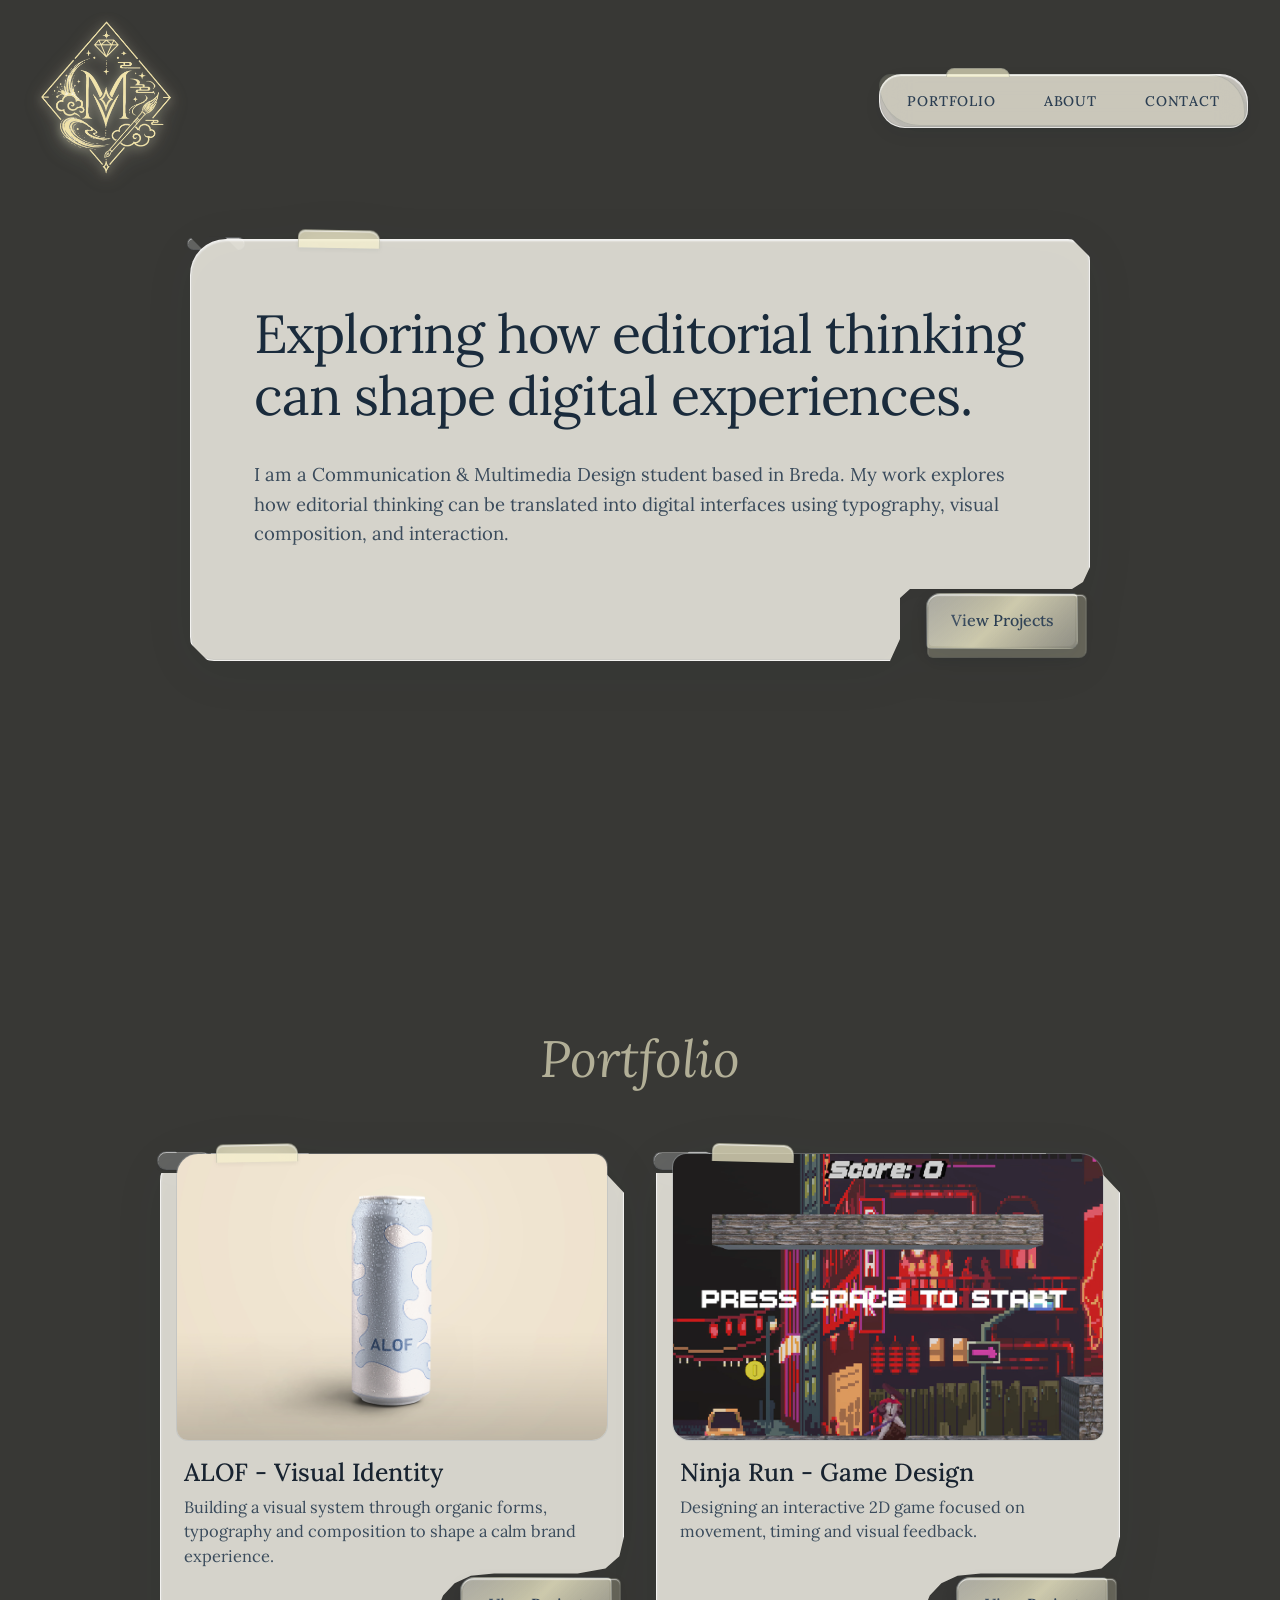
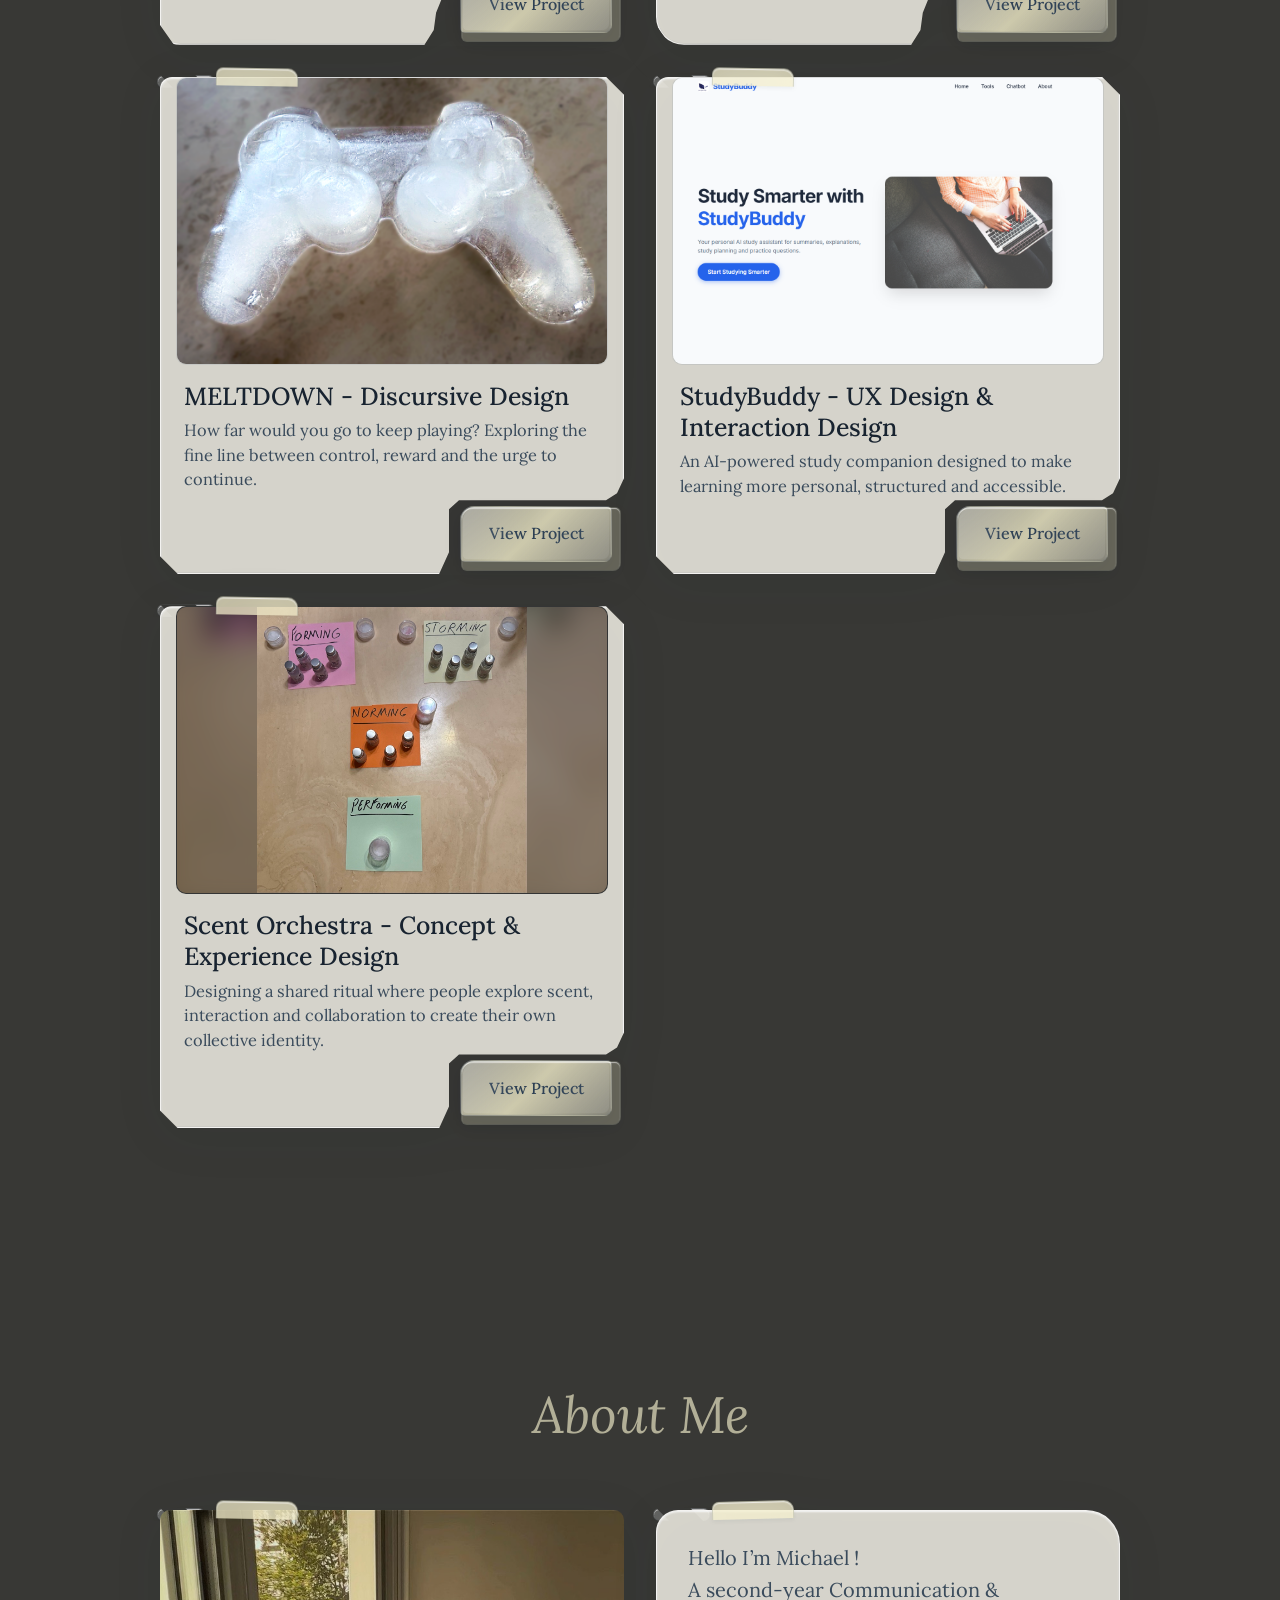
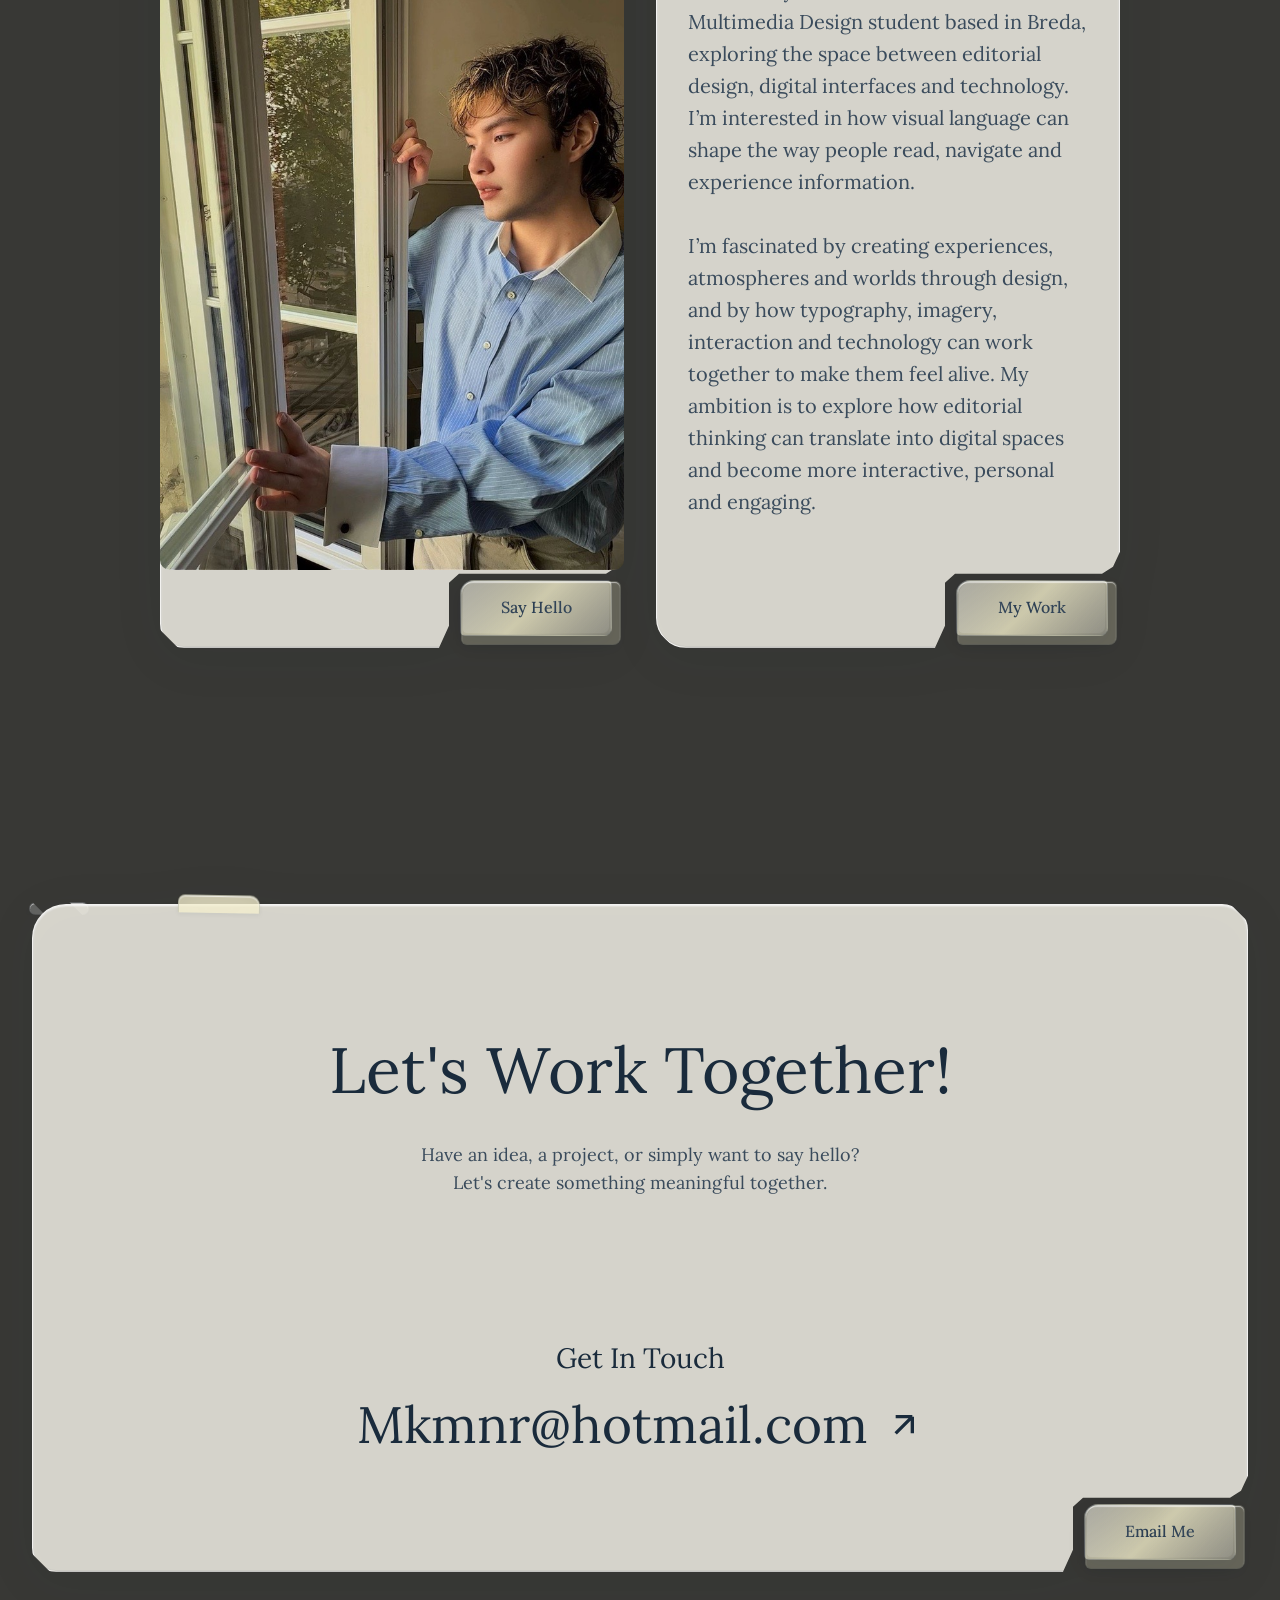
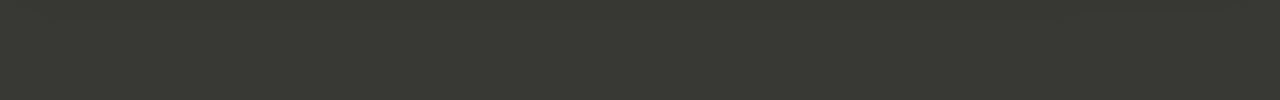
<file: index.html>
<!DOCTYPE html>
<html lang="en">

<head>
    <meta charset="UTF-8">
    <meta name="viewport" content="width=device-width, initial-scale=1.0">

    <title>Portfolio | Communication & Multimedia Design</title>

    <link rel="stylesheet" href="style.css">

    <link rel="preconnect" href="https://fonts.googleapis.com">
    <link rel="preconnect" href="https://fonts.gstatic.com" crossorigin>

    <link href="https://fonts.googleapis.com/css2?family=Lora:ital,wght@0,400;0,500;1,400&display=swap"
        rel="stylesheet">
</head>

<body>

    <!-- =====================================================
         EXPRESSIVE CURSOR
         ===================================================== -->

    <div class="cursor-follower" id="cursorFollower"></div>


    <!-- =====================================================
         DYNAMIC BACKGROUND
         ===================================================== -->

    <div class="dynamic-bg" id="dynamicBg">

        <video id="bgVideo1" class="bg-video" autoplay muted playsinline>
            <source src="IMG/BGVideo1.mp4" type="video/mp4">
        </video>

        <video id="bgVideo2" class="bg-video" muted playsinline style="opacity: 0;">
            <source src="IMG/BGVideo1.mp4" type="video/mp4">
        </video>

        <div class="bg-overlay"></div>

        <div class="blob blob-1"></div>
        <div class="blob blob-2"></div>
        <div class="blob blob-3"></div>

        <div class="bg-project-preview" id="bgPreview"></div>

    </div>


    <!-- =====================================================
         NAVIGATION
         ===================================================== -->

    <nav class="main-nav">

        <a href="index.html"
            class="nav-logo"
            id="navLogo"
            title="Home">

            <img
                src="IMG/MyLogo.png"
                alt="Logo"
                class="logo-img">

        </a>


        <div class="nav-links">

            <a href="#portfolio">
                Portfolio
            </a>

            <a href="#about">
                About
            </a>

            <a href="#contact">
                Contact
            </a>

        </div>

    </nav>


    <!-- =====================================================
         MAIN CONTENT
         ===================================================== -->

    <main>


        <!-- =================================================
             HERO
             ================================================= -->

        <section
            id="hero"
            class="hero-section"
            data-nav-theme="light">

            <div class="tile-wrapper hero-tile">

                <div class="tile-bg"></div>


                <div class="tile-content">

                    <h1>
                        Exploring how editorial thinking can shape digital experiences.
                    </h1>


                    <p>
                        I am a Communication & Multimedia Design student based in Breda.
                        My work explores how editorial thinking can be translated into digital
                        interfaces using typography, visual composition, and interaction.
                    </p>

                </div>


                <a
                    href="#portfolio"
                    class="tile-button tile-button-bottom-right">

                    View Projects

                </a>

            </div>

        </section>



        <!-- =================================================
             PORTFOLIO
             ================================================= -->

        <section
            id="portfolio"
            class="portfolio-section"
            data-nav-theme="light">

            <h2 class="section-title">
                Portfolio
            </h2>


            <div class="portfolio-grid">


                <!-- =========================================
                     PROJECT 1 — ALOF
                     ========================================= -->

                <div
                    class="tile-wrapper project-card"
                    data-preview="IMG/MockupBlikje.png">

                    <div class="tile-bg"></div>


                    <div class="tile-content">


                        <div class="project-image">

                            <img
                                src="IMG/MockupBlikje.png"
                                alt="Editorial Dimensions"
                                class="project-img-clean">

                        </div>


                        <div class="project-text">

                            <h3>
                                ALOF - Visual Identity
                            </h3>


                            <p>
                                Building a visual system through organic forms,
                                typography and composition to shape a calm brand experience.
                            </p>

                        </div>

                    </div>


                    <a
                        href="project.html"
                        class="tile-button tile-button-bottom-right">

                        View Project

                    </a>

                </div>



                <!-- =========================================
                     PROJECT 2
                     SAME STRUCTURE AS ALOF
                     ========================================= -->

                <div
                    class="tile-wrapper project-card"
                    data-preview="IMG/2DGame.png">

                    <div class="tile-bg"></div>


                    <div class="tile-content">


                        <!-- IMAGE -->
                        <div class="project-image">

                            <img
                                src="IMG/2DGame.png"
                                alt="Project 2: Digital Worlds"
                                class="project-img-clean">

                        </div>


                        <!-- TEXT -->
                        <div class="project-text">

                            <h3>
                                Ninja Run - Game Design
                            </h3>


                            <p>
                                Designing an interactive 2D game focused on movement, timing and visual feedback.
                            </p>

                        </div>

                    </div>


                    <!-- BUTTON -->
                    <a
                        href="project2.html"
                        class="tile-button tile-button-bottom-right">

                        View Project

                    </a>

                </div>



                <!-- =========================================
                     PROJECT 3
                     ========================================= -->

                <div
                    class="tile-wrapper project-card"
                    data-preview="IMG/ijscontroller.png">

                    <div class="tile-bg"></div>

                    <div class="tile-content">
                        <div class="project-image">
                            <img
                                src="IMG/ijscontroller.png"
                                alt="Project 3"
                                class="project-img-clean">
                        </div>

                        <div class="project-text">
                            <h3>MELTDOWN - Discursive Design</h3>
                            <p>How far would you go to keep playing? Exploring the fine line between control, reward and the urge to continue.</p>
                        </div>
                    </div>

                    <a
                        href="project3.html"
                        class="tile-button tile-button-bottom-right">
                        View Project
                    </a>

                </div>


                <!-- =========================================
                     PROJECT 4
                     ========================================= -->

                <div
                    class="tile-wrapper project-card"
                    data-preview="IMG/StuddyBuddy.png">

                    <div class="tile-bg"></div>

                    <div class="tile-content">
                        <div class="project-image">
                            <img
                                src="IMG/StuddyBuddy.png"
                                alt="Project 4"
                                class="project-img-clean">
                        </div>

                        <div class="project-text">
                            <h3>StudyBuddy - UX Design & Interaction Design</h3>
                            <p>An AI-powered study companion designed to make learning more personal, structured and accessible.</p>
                        </div>
                    </div>

                    <a
                        href="project4.html"
                        class="tile-button tile-button-bottom-right">
                        View Project
                    </a>

                </div>


                <!-- =========================================
                     PROJECT 5
                     ========================================= -->

                <div
                    class="tile-wrapper project-card"
                    data-preview="IMG/makenn.jpg">

                    <div class="tile-bg"></div>

                    <div class="tile-content">
                        <div class="project-image">
                            <img
                                src="IMG/makenn.jpg"
                                alt="Project 5"
                                class="project-img-clean">
                        </div>

                        <div class="project-text">
                            <h3>Scent Orchestra - Concept & Experience Design</h3>
                            <p>Designing a shared ritual where people explore scent, interaction and collaboration to create their own collective identity.</p>
                        </div>
                    </div>

                    <a
                        href="project5.html"
                        class="tile-button tile-button-bottom-right">
                        View Project
                    </a>

                </div>

            </div>

        </section>



        <!-- =================================================
             ABOUT
             ================================================= -->

        <section
            id="about"
            class="about-section"
            data-nav-theme="light">

            <h2 class="section-title">
                About Me
            </h2>


            <div class="about-layout">


                <!-- IMAGE -->

                <div class="tile-wrapper about-image-tile">

                    <div class="tile-bg"></div>


                    <div
                        class="tile-content"
                        style="padding: 0;">

                        <img
                            src="IMG/AboutMeFoto.jpg"
                            alt="About Me Photo"
                            class="about-me-img">

                    </div>


                    <a
                        href="#contact"
                        class="tile-button tile-button-bottom-right">

                        Say Hello

                    </a>

                </div>



                <!-- TEXT -->

                <div class="tile-wrapper about-text-tile">

                    <div class="tile-bg"></div>


                    <div class="tile-content about-text">

                        <p>
                            Hello I’m Michael !
                            <br>
                            A second-year Communication & Multimedia Design student
                            based in Breda, exploring the space between editorial design,
                            digital interfaces and technology. I’m interested in how visual
                            language can shape the way people read, navigate and experience
                            information.
                            </br>
                        </p>


                        <p>
                            I’m fascinated by creating experiences, atmospheres and worlds
                            through design, and by how typography, imagery, interaction and
                            technology can work together to make them feel alive. My ambition
                            is to explore how editorial thinking can translate into digital
                            spaces and become more interactive, personal and engaging.
                        </p>

                    </div>


                    <a
                        href="#portfolio"
                        class="tile-button tile-button-bottom-right">

                        My Work

                    </a>

                </div>

            </div>

        </section>



        <!-- =================================================
             CONTACT
             ================================================= -->

        <section
            id="contact"
            class="contact-section"
            data-nav-theme="light">

            <div class="tile-wrapper contact-tile">

                <div class="tile-bg"></div>


                <div class="tile-content contact-content">


                    <h2>
                        Let's Work Together!
                    </h2>


                    <p>
                        Have an idea, a project, or simply want to say hello?
                        <br>
                        Let's create something meaningful together.
                    </p>


                    <div class="contact-cta">


                        <h3>
                            Get In Touch
                        </h3>


                        <a
                            href="mailto:Mkmnr@hotmail.com"
                            class="email-link">

                            Mkmnr@hotmail.com


                            <span class="hover-arrow">

                                <svg
                                    width="40"
                                    height="40"
                                    viewBox="0 0 24 24"
                                    fill="none"
                                    stroke="currentColor"
                                    stroke-width="2">

                                    <path
                                        d="M7 17L17 7M17 7H7M17 7V17" />

                                </svg>

                            </span>

                        </a>

                    </div>

                </div>


                <a
                    href="mailto:Mkmnr@hotmail.com"
                    class="tile-button tile-button-bottom-right">

                    Email Me

                </a>

            </div>

        </section>


    </main>


    <!-- =====================================================
         JAVASCRIPT
         ===================================================== -->

    <script src="script.js"></script>

</body>

</html>
</file>
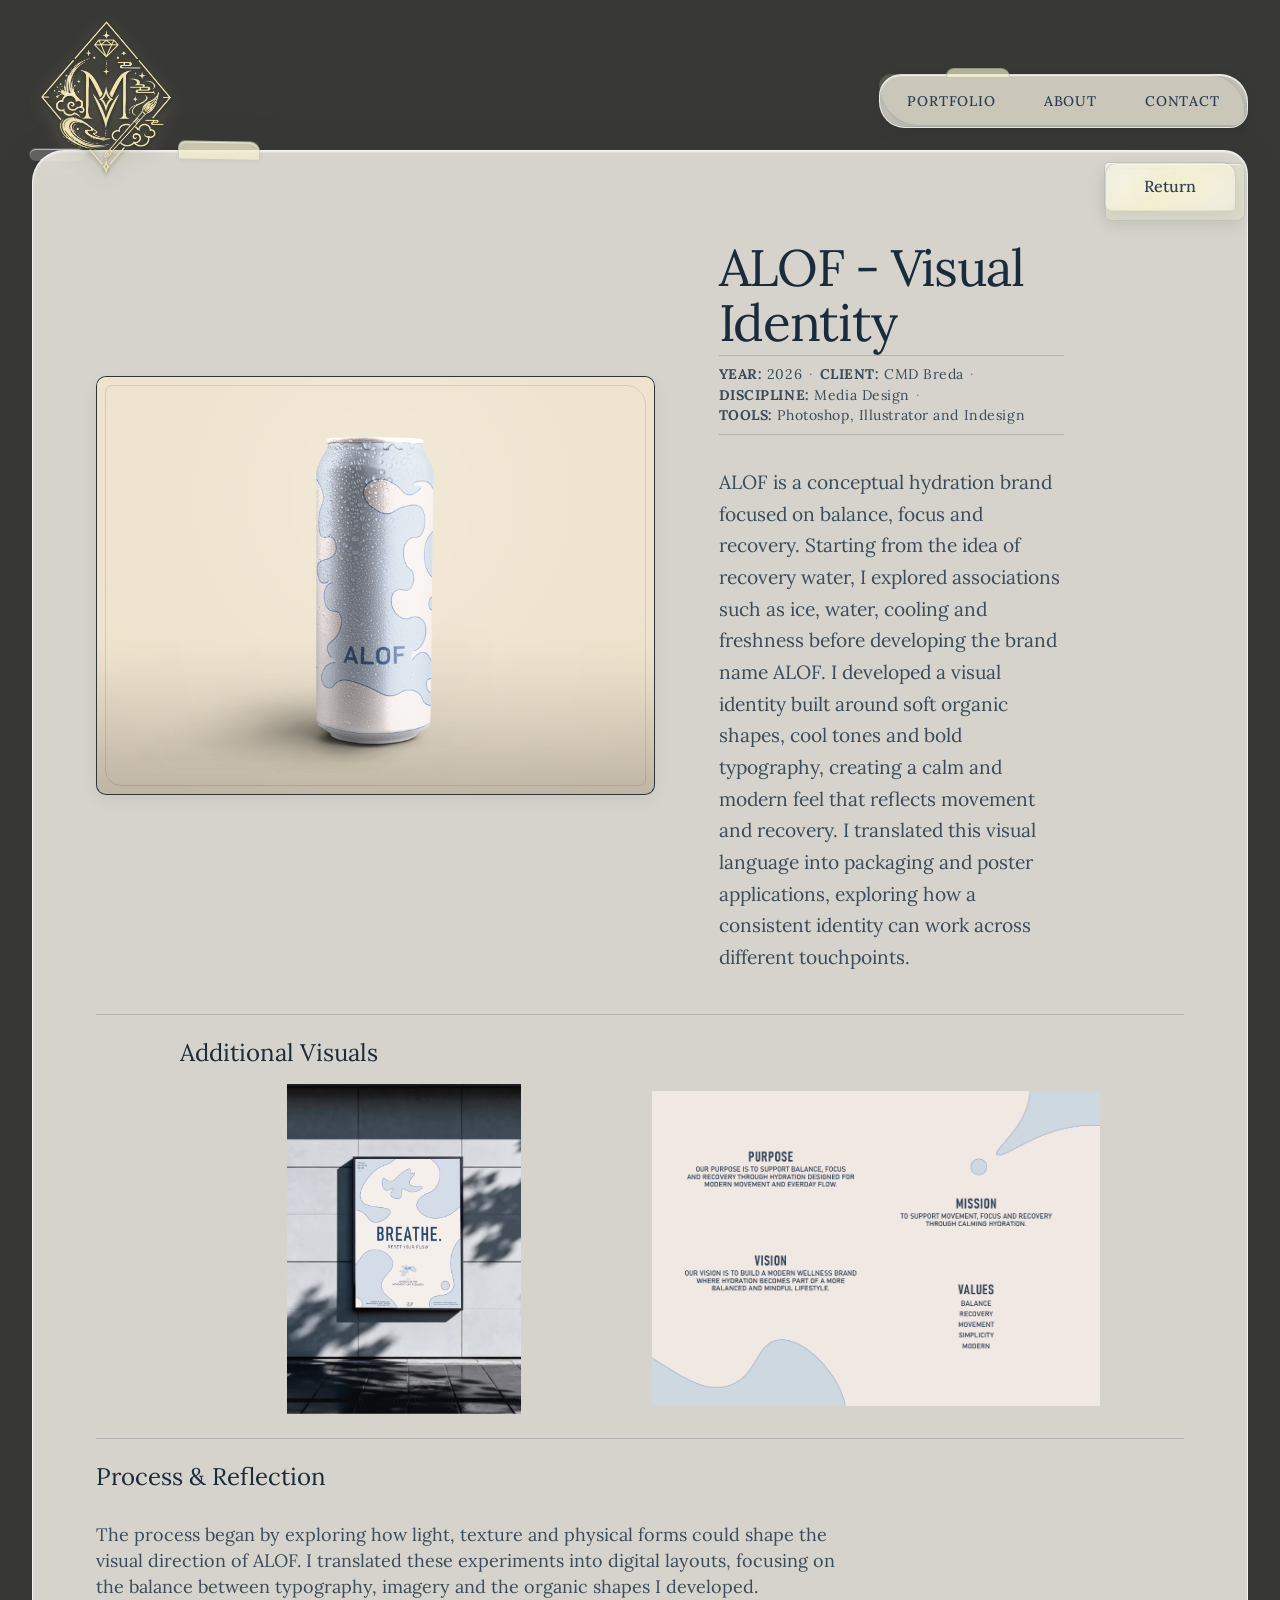
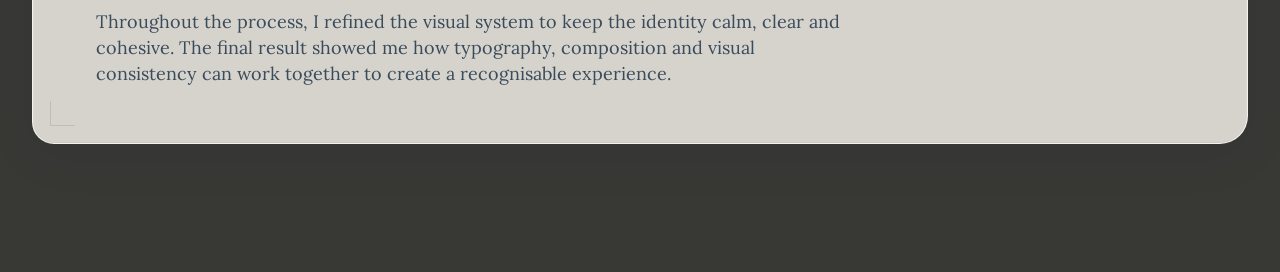
<file: project.html>
<!DOCTYPE html>
<html lang="en">

<head>
    <meta charset="UTF-8">
    <meta name="viewport" content="width=device-width, initial-scale=1.0">

    <title>ALOF - Visual Identity | Portfolio</title>

    <link rel="stylesheet" href="style.css">

    <style>
        /* ALOF: alleen de tweede Additional Visual krijgt rechte randen. */
        .project-visuals-section .project-visual:nth-child(2),
        .project-visuals-section .project-visual:nth-child(2) img {
            border-radius: 0 !important;
            clip-path: none !important;
        }
    </style>

    <link rel="preconnect" href="https://fonts.googleapis.com">
    <link rel="preconnect" href="https://fonts.gstatic.com" crossorigin>

    <link href="https://fonts.googleapis.com/css2?family=Lora:ital,wght@0,400;0,500;1,400&display=swap"
        rel="stylesheet">
</head>


<body>


    <!-- ==========================================
         EXPRESSIVE DYNAMIC CURSOR
         ========================================== -->

    <div class="cursor-follower" id="cursorFollower"></div>



    <!-- ==========================================
         DYNAMIC BACKGROUND
         ========================================== -->

    <div class="dynamic-bg" id="dynamicBg">

        <video id="bgVideo1"
            class="bg-video"
            autoplay
            muted
            playsinline>

            <source src="IMG/BGVideo1.mp4">

        </video>


        <video id="bgVideo2"
            class="bg-video"
            muted
            playsinline
            style="opacity: 1;">

            <source src="IMG/BGVideo1.mp4">

        </video>


        <div class="bg-overlay"></div>

        <div class="blob blob-1"></div>
        <div class="blob blob-2"></div>
        <div class="blob blob-3"></div>

        <div class="bg-project-preview" id="bgPreview"></div>

    </div>



    <!-- ==========================================
         NAVIGATION
         ========================================== -->

    <nav class="main-nav">

        <a href="index.html"
            class="nav-logo"
            id="navLogo"
            title="Home">

            <img src="IMG/MyLogo.png"
                alt="Logo"
                class="logo-img">

        </a>


        <div class="nav-links">

            <a href="index.html#portfolio">
                Portfolio
            </a>

            <a href="index.html#about">
                About
            </a>

            <a href="index.html#contact">
                Contact
            </a>

        </div>

    </nav>



    <!-- ==========================================
         PROJECT PAGE
         ========================================== -->

    <main class="project-page-main">


        <div class="tile-wrapper project-main-tile">

            <div class="tile-bg"></div>



            <!-- ======================================
                 RETURN BUTTON
                 ====================================== -->

            <a href="index.html#portfolio"
                class="tile-button tile-button-top-right">

                Return

            </a>



            <div class="tile-content project-single-container">



                <!-- ======================================
                     ORIGINAL PROJECT INTRO
                     IMAGE LEFT + TEXT RIGHT
                     ====================================== -->

                <section class="project-hero-row">


                    <!-- LEFT: MAIN IMAGE -->

                    <div class="project-hero-left">

                        <img src="IMG/MockupBlikje.png"
                            alt="ALOF Visual Identity"
                            class="project-hero-img-clean">

                    </div>



                    <!-- RIGHT: PROJECT INFORMATION -->

                    <div class="project-hero-right">


                        <h1 class="project-title">

                            ALOF - Visual Identity

                        </h1>



                        <div class="project-editorial-meta">

                            <span>
                                <strong>YEAR:</strong> 2026
                            </span>

                            <span class="meta-dot">
                                ·
                            </span>

                            <span>
                                <strong>CLIENT:</strong> CMD Breda
                            </span>

                            <span class="meta-dot">
                                ·
                            </span>

                            <span>
                                <strong>DISCIPLINE:</strong> Media Design
                            </span>

                            <span class="meta-dot">
                                ·
                            </span>

                            <span>
                                <strong>TOOLS:</strong>
                                Photoshop, Illustrator and Indesign
                            </span>

                        </div>



                        <div class="project-intro-text">

                            <p>

                                ALOF is a conceptual hydration brand focused on
                                balance, focus and recovery. Starting from the idea
                                of recovery water, I explored associations such as
                                ice, water, cooling and freshness before developing
                                the brand name ALOF. I developed a visual identity
                                built around soft organic shapes, cool tones and
                                bold typography, creating a calm and modern feel
                                that reflects movement and recovery. I translated
                                this visual language into packaging and poster
                                applications, exploring how a consistent identity
                                can work across different touchpoints.

                            </p>

                        </div>


                    </div>


                </section>



                <!-- ======================================
                     DIVIDER
                     ====================================== -->

                <hr class="editorial-divider">



                <!-- ======================================
                     ADDITIONAL VISUALS
                     ====================================== -->

                <section class="project-visuals-section">


                    <h2>
                        Additional Visuals
                    </h2>



                    <div class="project-visuals-grid">


                        <!-- IMAGE 1 -->

                        <div class="project-visual">

                            <img src="IMG/MockupPoster.png"
                                alt="ALOF Poster">

                        </div>



                        <!-- IMAGE 2 -->

                        <div class="project-visual">

                            <img src="IMG/InfoProjectOne.png"
                                alt="ALOF Design Development">

                        </div>


                    </div>


                </section>



                <!-- ======================================
                     DIVIDER
                     ====================================== -->

                <hr class="editorial-divider">



                <!-- ======================================
                     PROCESS & REFLECTION
                     ====================================== -->

                <section class="compact-process">


                    <h2 class="compact-label">

                        Process & Reflection

                    </h2>



                    <div class="compact-copy">


                        <p>

                            The process began by exploring how light, texture and
                            physical forms could shape the visual direction of ALOF.
                            I translated these experiments into digital layouts,
                            focusing on the balance between typography, imagery
                            and the organic shapes I developed.

                        </p>


                        <p>

                            Throughout the process, I refined the visual system to
                            keep the identity calm, clear and cohesive. The final
                            result showed me how typography, composition and visual
                            consistency can work together to create a recognisable
                            experience.

                        </p>


                    </div>


                </section>



            </div>

        </div>


    </main>



    <!-- ==========================================
         JAVASCRIPT
         ========================================== -->

    <script src="script.js"></script>


</body>

</html>
</file>
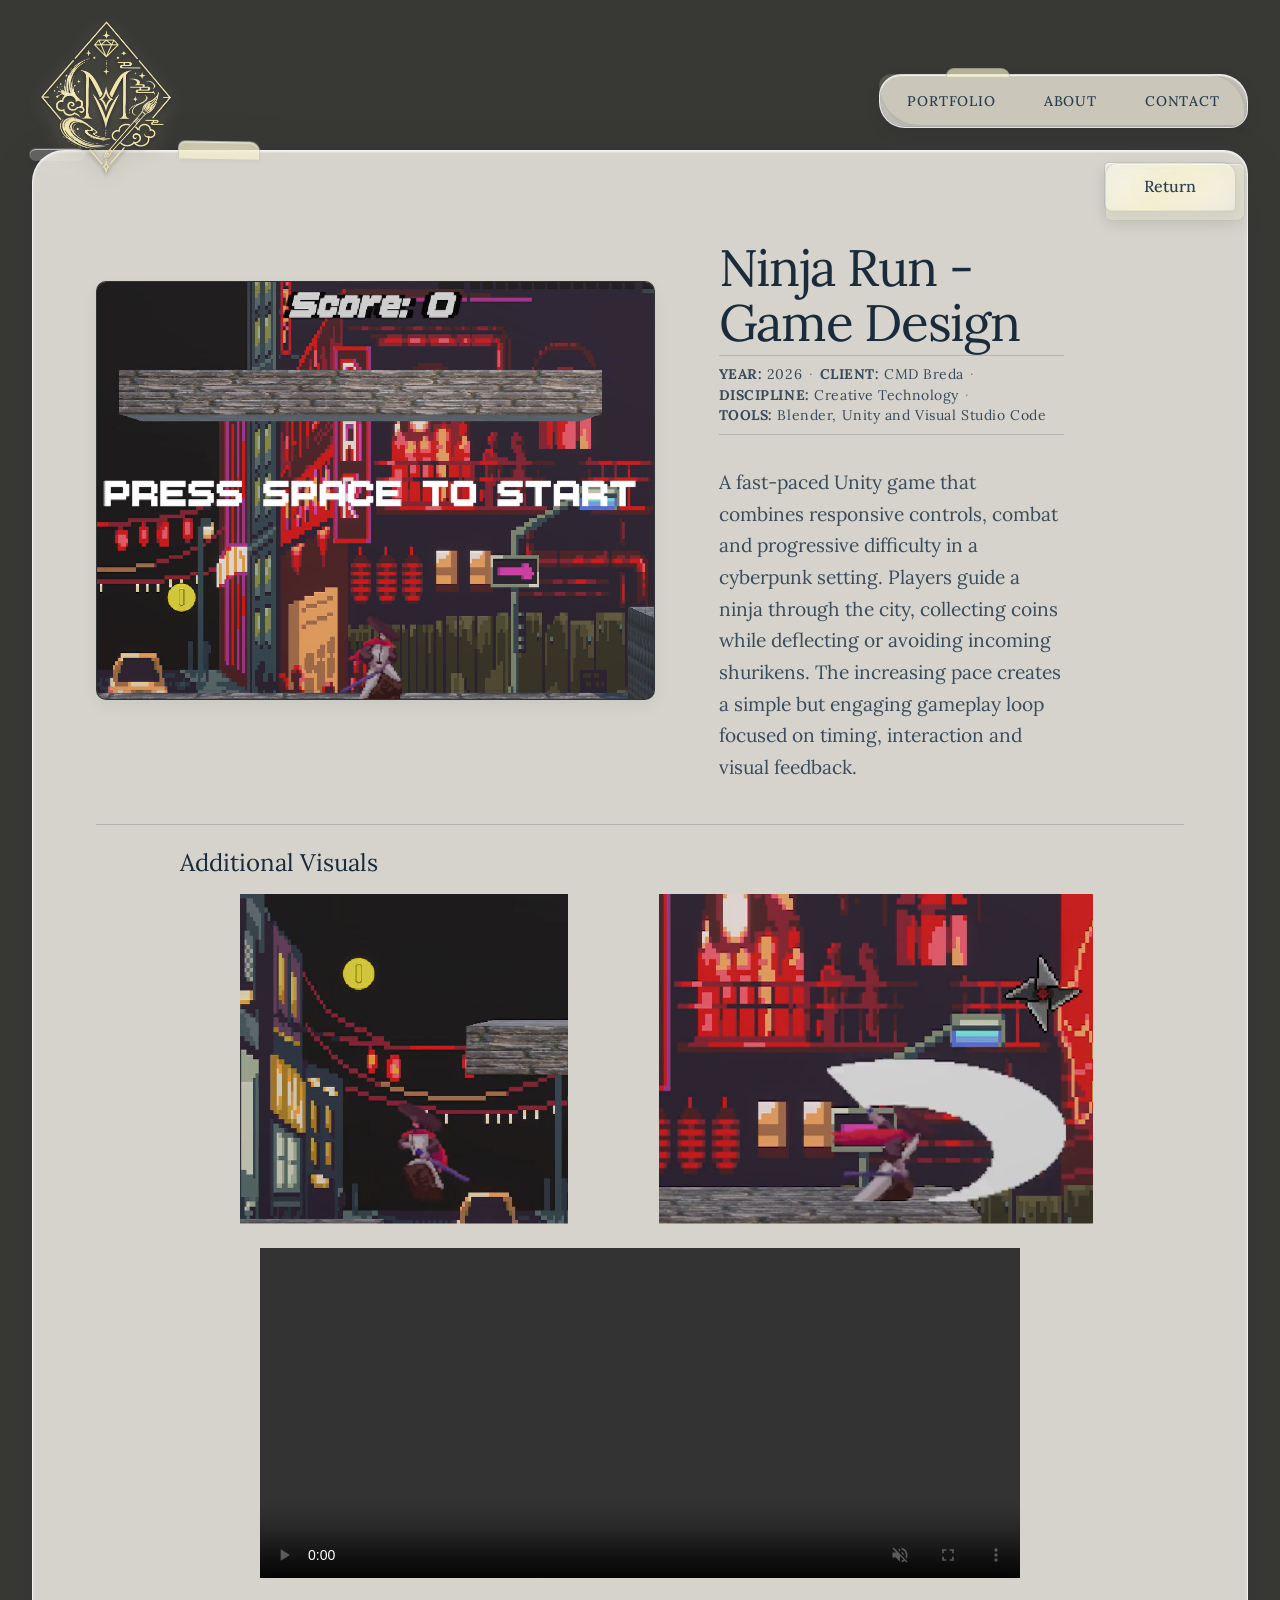
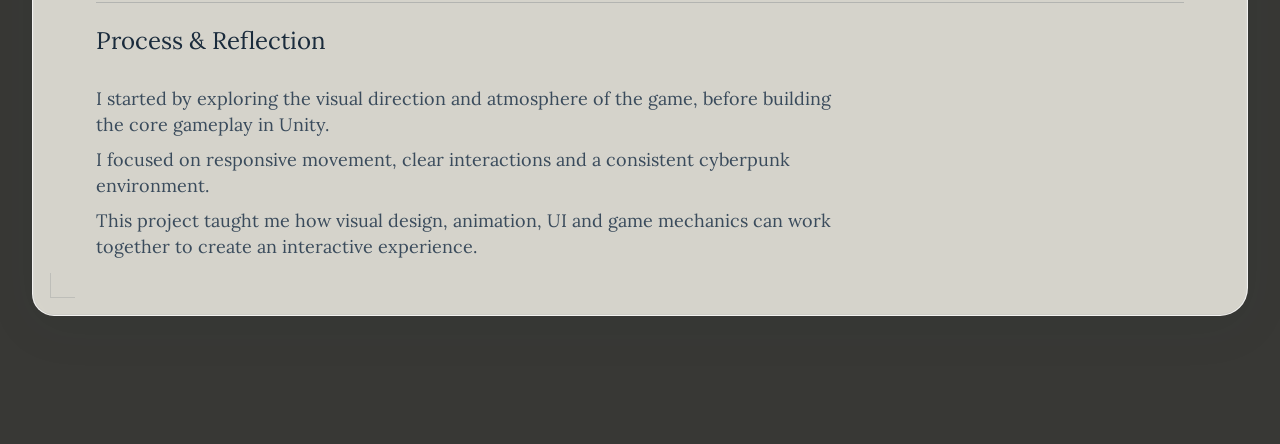
<file: project2.html>
<!DOCTYPE html>
<html lang="en">

<head>
    <meta charset="UTF-8">
    <meta name="viewport" content="width=device-width, initial-scale=1.0">

    <title>Ninja Run - Game Design | Portfolio</title>

    <link rel="stylesheet" href="style.css">

    <link rel="preconnect" href="https://fonts.googleapis.com">
    <link rel="preconnect" href="https://fonts.gstatic.com" crossorigin>

    <link href="https://fonts.googleapis.com/css2?family=Lora:ital,wght@0,400;0,500;1,400&display=swap"
        rel="stylesheet">
</head>


<body>


    <!-- ==========================================
         EXPRESSIVE DYNAMIC CURSOR
         ========================================== -->

    <div class="cursor-follower" id="cursorFollower"></div>



    <!-- ==========================================
         DYNAMIC BACKGROUND
         ========================================== -->

    <div class="dynamic-bg" id="dynamicBg">

        <video id="bgVideo1"
            class="bg-video"
            autoplay
            muted
            playsinline>

            <source src="IMG/BGVideo1.mp4" type="video/mp4">

        </video>


        <video id="bgVideo2"
            class="bg-video"
            muted
            playsinline
            style="opacity: 0;">

            <source src="IMG/BGVideo1.mp4" type="video/mp4">

        </video>


        <div class="bg-overlay"></div>

        <div class="blob blob-1"></div>
        <div class="blob blob-2"></div>
        <div class="blob blob-3"></div>

        <div class="bg-project-preview" id="bgPreview"></div>

    </div>



    <!-- ==========================================
         NAVIGATION
         ========================================== -->

    <nav class="main-nav">

        <a href="index.html"
            class="nav-logo"
            id="navLogo"
            title="Home">

            <img src="IMG/MyLogo.png"
                alt="Logo"
                class="logo-img">

        </a>


        <div class="nav-links">

            <a href="index.html#portfolio">
                Portfolio
            </a>

            <a href="index.html#about">
                About
            </a>

            <a href="index.html#contact">
                Contact
            </a>

        </div>

    </nav>



    <!-- ==========================================
         PROJECT PAGE
         ========================================== -->

    <main class="project-page-main">


        <div class="tile-wrapper project-main-tile">

            <div class="tile-bg"></div>



            <!-- ======================================
                 RETURN BUTTON
                 ====================================== -->

            <a href="index.html#portfolio"
                class="tile-button tile-button-top-right">

                Return

            </a>



            <div class="tile-content project-single-container">



                <!-- ======================================
                     PROJECT INTRO
                     IMAGE LEFT + TEXT RIGHT
                     ====================================== -->

                <section class="project-hero-row">


                    <!-- LEFT: MAIN IMAGE -->

                    <div class="project-hero-left">

                        <img src="IMG/2DGame.png"
                            alt="Ninja Run - Game Design"
                            class="project-hero-img-clean">

                    </div>



                    <!-- RIGHT: PROJECT INFORMATION -->

                    <div class="project-hero-right">


                        <h1 class="project-title">

                            Ninja Run - Game Design

                        </h1>



                        <div class="project-editorial-meta">

                            <span>
                                <strong>YEAR:</strong> 2026
                            </span>

                            <span class="meta-dot">
                                ·
                            </span>

                            <span>
                                <strong>CLIENT:</strong> CMD Breda
                            </span>

                            <span class="meta-dot">
                                ·
                            </span>

                            <span>
                                <strong>DISCIPLINE:</strong> Creative Technology
                            </span>

                            <span class="meta-dot">
                                ·
                            </span>

                            <span>
                                <strong>TOOLS:</strong>
                                Blender, Unity and Visual Studio Code
                            </span>

                        </div>



                        <div class="project-intro-text">

                            <p>

                                A fast-paced Unity game that combines responsive
                                controls, combat and progressive difficulty in a
                                cyberpunk setting. Players guide a ninja through
                                the city, collecting coins while deflecting or
                                avoiding incoming shurikens. The increasing pace
                                creates a simple but engaging gameplay loop
                                focused on timing, interaction and visual feedback.

                            </p>

                        </div>


                    </div>


                </section>



                <!-- ======================================
                     DIVIDER
                     ====================================== -->

                <hr class="editorial-divider">



                <!-- ======================================
                     ADDITIONAL VISUALS
                     ====================================== -->

                <section class="project-visuals-section">


                    <h2>
                        Additional Visuals
                    </h2>



                    <div class="project-visuals-grid">


                        <!-- IMAGE 1 -->

                        <div class="project-visual">

                            <img src="IMG/foto 2D game 2.png"
                                alt="Mockup Poster">

                        </div>



                        <!-- IMAGE 2 -->

                        <div class="project-visual">

                            <img src="IMG/foto 2D game 3.png"
                                alt="Purpose and Concept Visual">

                        </div>


                        <!-- VIDEO 3 -->

                        <div class="project-visual" style="grid-column:1 / -1; width:min(100%, 760px); justify-self:center; border-radius:0 !important; overflow:hidden;">

                            <!-- Plaats je video in de IMG-map met de naam NinjaRun-video.mp4 -->
                            <video
                                src="IMG/Arcadegame video.mp4"
                                controls
                                autoplay
                                muted
                                loop
                                playsinline
                                preload="metadata"
                                aria-label="Ninja Run projectvideo"
                                style="width:100%;height:auto;max-height:75vh;object-fit:contain;display:block;margin:0 auto;border-radius:0 !important;">
                            </video>

                        </div>


                    </div>


                </section>



                <!-- ======================================
                     DIVIDER
                     ====================================== -->

                <hr class="editorial-divider">



                <!-- ======================================
                     PROCESS & REFLECTION
                     ====================================== -->

                <section class="compact-process">


                    <h2 class="compact-label">

                        Process & Reflection

                    </h2>



                    <div class="compact-copy">


                        <p>

                            I started by exploring the visual direction and atmosphere of the game,
                            before building the core gameplay in Unity.

                        </p>


                        <p>

                            I focused on responsive movement, clear interactions and a consistent cyberpunk
                            environment.

                        </p>


                        <p>

                            This project taught me how visual design, animation, UI and game mechanics
                            can work together to create an interactive experience.

                        </p>


                    </div>


                </section>



            </div>

        </div>


    </main>



    <!-- ==========================================
         JAVASCRIPT
         ========================================== -->

    <script src="script.js"></script>


</body>

</html>
</file>
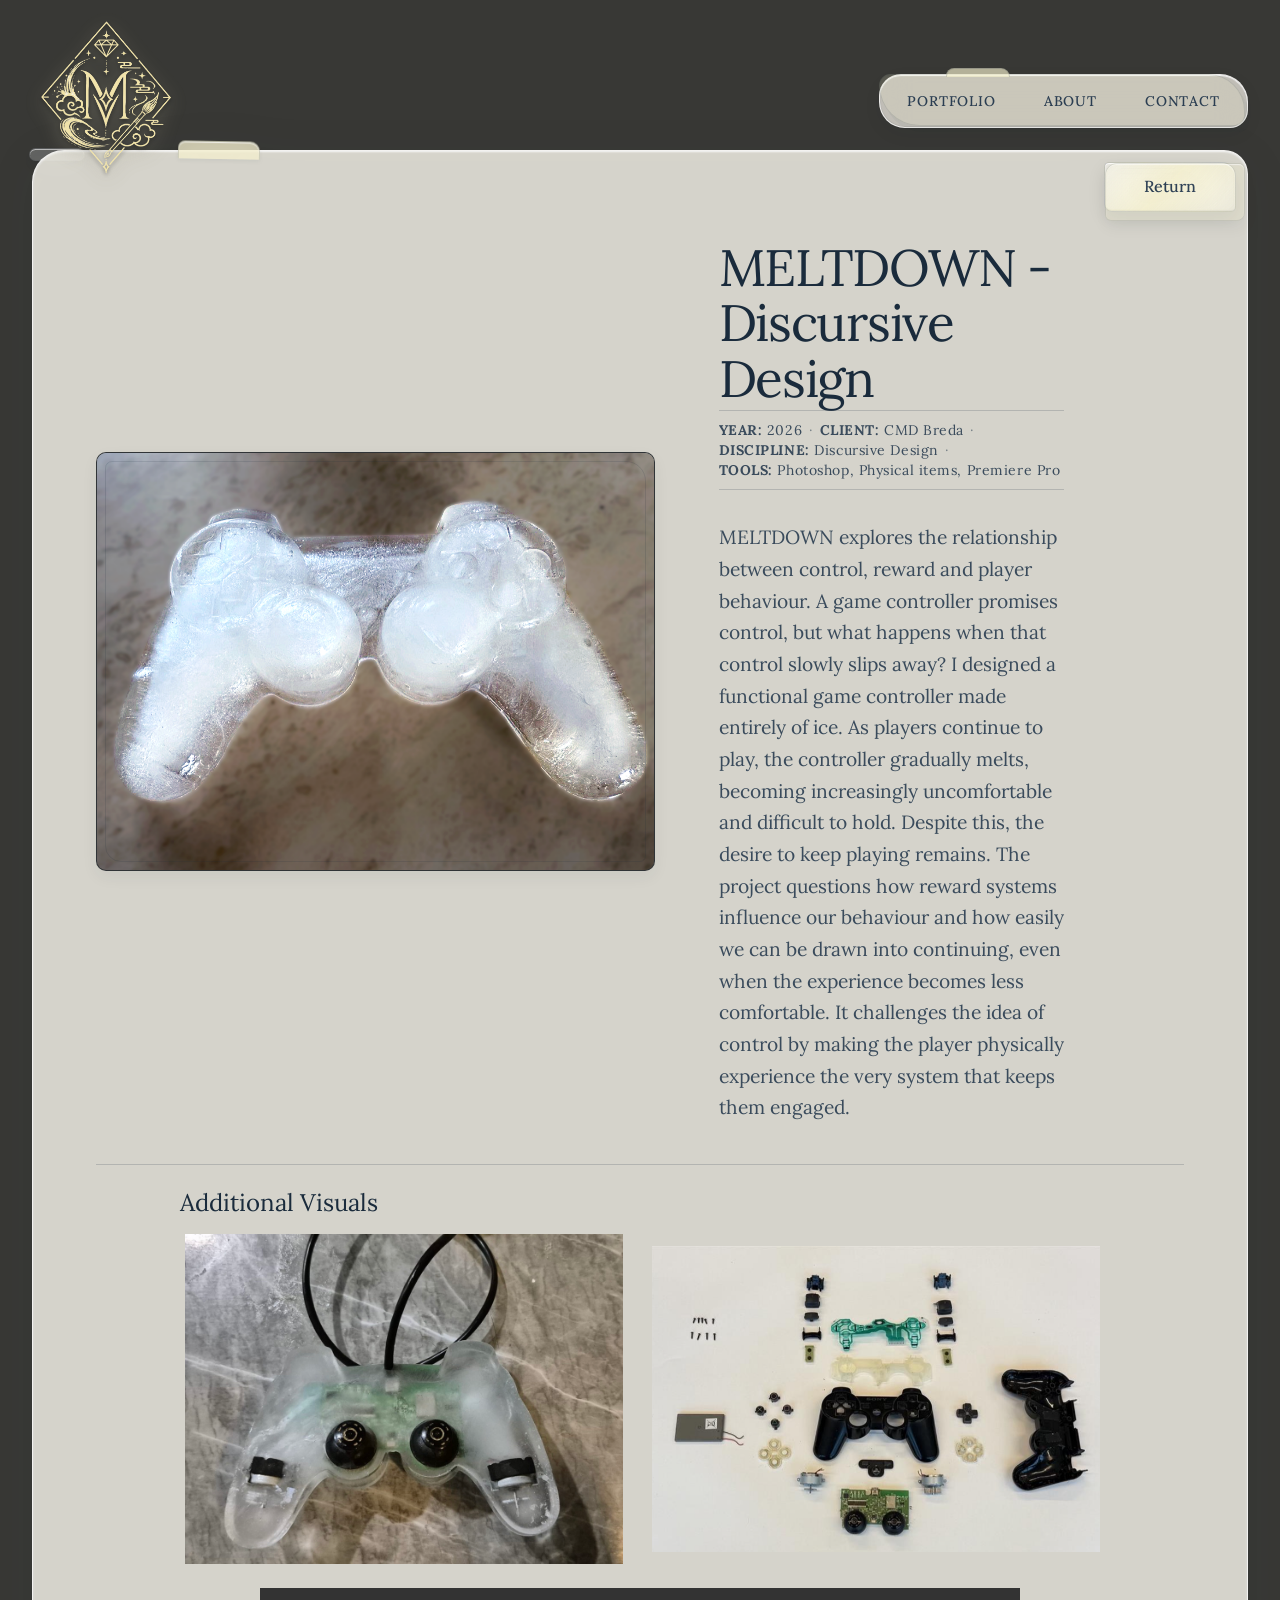
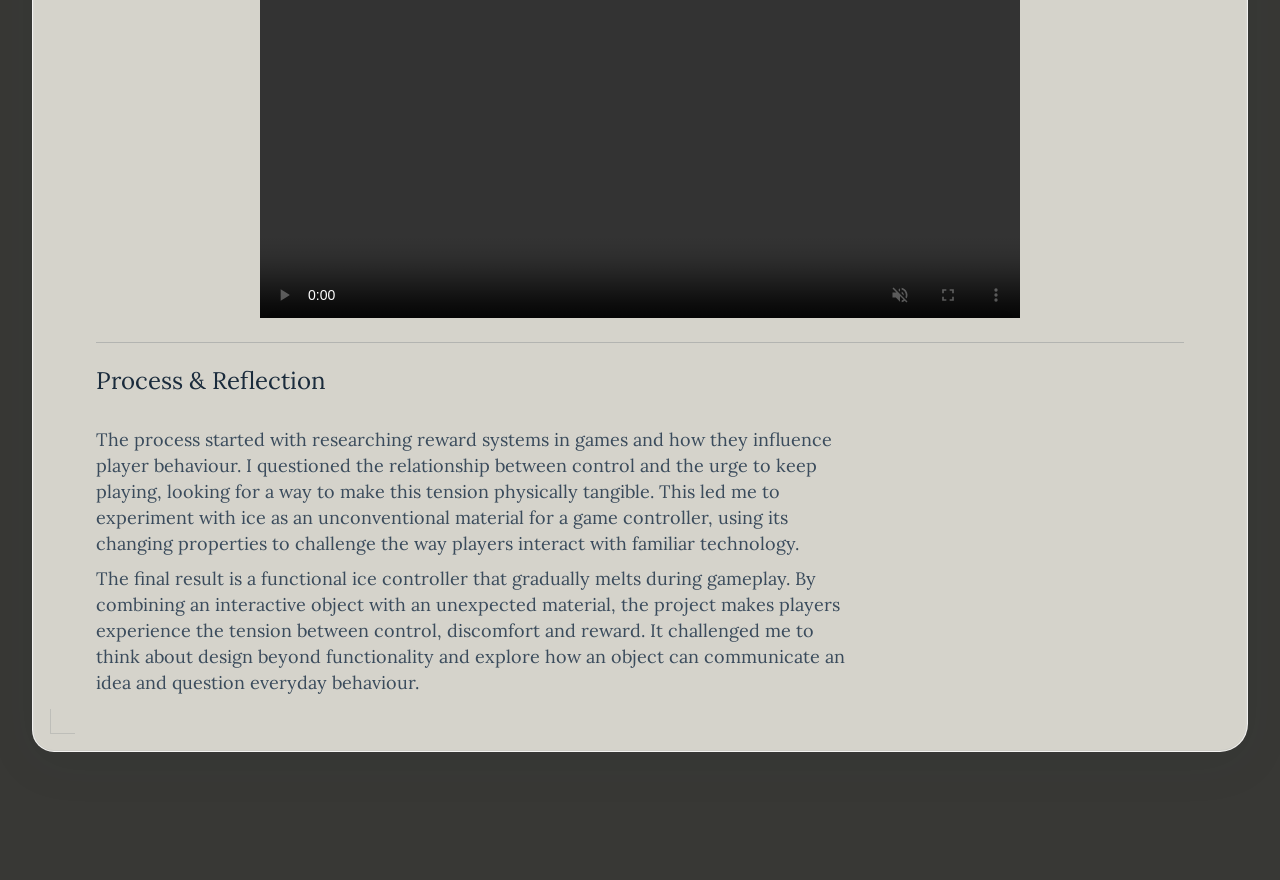
<file: project3.html>
<!DOCTYPE html>
<html lang="en">

<head>
    <meta charset="UTF-8">
    <meta name="viewport" content="width=device-width, initial-scale=1.0">

    <title>Project 3 — Template | Portfolio</title>

    <link rel="stylesheet" href="style.css">

    <link rel="preconnect" href="https://fonts.googleapis.com">
    <link rel="preconnect" href="https://fonts.gstatic.com" crossorigin>

    <link href="https://fonts.googleapis.com/css2?family=Lora:ital,wght@0,400;0,500;1,400&display=swap"
        rel="stylesheet">
</head>


<body>


    <!-- ==========================================
         EXPRESSIVE DYNAMIC CURSOR
         ========================================== -->

    <div class="cursor-follower" id="cursorFollower"></div>



    <!-- ==========================================
         DYNAMIC BACKGROUND
         ========================================== -->

    <div class="dynamic-bg" id="dynamicBg">

        <video id="bgVideo1"
            class="bg-video"
            autoplay
            muted
            playsinline>

            <source src="IMG/BGVideo1.mp4" type="video/mp4">

        </video>


        <video id="bgVideo2"
            class="bg-video"
            muted
            playsinline
            style="opacity: 0;">

            <source src="IMG/BGVideo1.mp4" type="video/mp4">

        </video>


        <div class="bg-overlay"></div>

        <div class="blob blob-1"></div>
        <div class="blob blob-2"></div>
        <div class="blob blob-3"></div>

        <div class="bg-project-preview" id="bgPreview"></div>

    </div>



    <!-- ==========================================
         NAVIGATION
         ========================================== -->

    <nav class="main-nav">

        <a href="index.html"
            class="nav-logo"
            id="navLogo"
            title="Home">

            <img src="IMG/MyLogo.png"
                alt="Logo"
                class="logo-img">

        </a>


        <div class="nav-links">

            <a href="index.html#portfolio">
                Portfolio
            </a>

            <a href="index.html#about">
                About
            </a>

            <a href="index.html#contact">
                Contact
            </a>

        </div>

    </nav>



    <!-- ==========================================
         PROJECT PAGE
         ========================================== -->

    <main class="project-page-main">


        <div class="tile-wrapper project-main-tile">

            <div class="tile-bg"></div>



            <!-- ======================================
                 RETURN BUTTON
                 ====================================== -->

            <a href="index.html#portfolio"
                class="tile-button tile-button-top-right">

                Return

            </a>



            <div class="tile-content project-single-container">



                <!-- ======================================
                     PROJECT INTRO
                     IMAGE LEFT + TEXT RIGHT
                     ====================================== -->

                <section class="project-hero-row">


                    <!-- LEFT: MAIN IMAGE -->

                    <div class="project-hero-left">

                        <!-- TEMPLATE: Vervang src met je projectafbeelding -->
                        <img src="IMG/ijscontroller.png"
                            alt="Project afbeelding"
                            class="project-hero-img-clean">

                    </div>



                    <!-- RIGHT: PROJECT INFORMATION -->

                    <div class="project-hero-right">


                        <h1 class="project-title">

                            <!-- TEMPLATE: Vul hier de projecttitel in -->
                            MELTDOWN - Discursive Design

                        </h1>



                        <div class="project-editorial-meta">

                            <span>
                                <strong>YEAR:</strong>
                                <!-- TEMPLATE: Jaar --> 2026
                            </span>

                            <span class="meta-dot">
                                ·
                            </span>

                            <span>
                                <strong>CLIENT:</strong>
                                <!-- TEMPLATE: Opdrachtgever --> CMD Breda
                            </span>

                            <span class="meta-dot">
                                ·
                            </span>

                            <span>
                                <strong>DISCIPLINE:</strong>
                                <!-- TEMPLATE: Discipline --> Discursive Design
                            </span>

                            <span class="meta-dot">
                                ·
                            </span>

                            <span>
                                <strong>TOOLS:</strong>
                                <!-- TEMPLATE: Tools --> Photoshop, Physical items, Premiere Pro
                            </span>

                        </div>



                        <div class="project-intro-text">

                            <p>
                                <!-- TEMPLATE: Korte projectbeschrijving -->
                                MELTDOWN explores the relationship between control, reward and player behaviour. A game controller promises control, but what happens when that control slowly slips away?

I designed a functional game controller made entirely of ice. As players continue to play, the controller gradually melts, becoming increasingly uncomfortable and difficult to hold. Despite this, the desire to keep playing remains.

The project questions how reward systems influence our behaviour and how easily we can be drawn into continuing, even when the experience becomes less comfortable. It challenges the idea of control by making the player physically experience the very system that keeps them engaged.
                            </p>

                        </div>


                    </div>


                </section>



                <!-- ======================================
                     DIVIDER
                     ====================================== -->

                <hr class="editorial-divider">



                <!-- ======================================
                     ADDITIONAL VISUALS
                     ====================================== -->

                <section class="project-visuals-section">


                    <h2>
                        Additional Visuals
                    </h2>



                    <div class="project-visuals-grid">


                        <!-- IMAGE 1 -->

                        <div class="project-visual" style="border-radius:0 !important; overflow:hidden;">

                            <!-- TEMPLATE: Vervang src met je eerste visual -->
                            <img src="IMG/ijscontrollerr.jpg"
                                alt="Project Visual 1"
                                style="border-radius:0 !important; clip-path:inset(0) !important;">

                        </div>



                        <!-- IMAGE 2 -->

                        <div class="project-visual">

                            <!-- TEMPLATE: Vervang src met je tweede visual -->
                            <img src="IMG/knolling controller.png"
                                alt="Project Visual 2">

                        </div>


                        <!-- VIDEO 3 -->

                        <div class="project-visual" style="grid-column:1 / -1; width:min(100%, 760px); justify-self:center; border-radius:0 !important; overflow:hidden;">

                            <!-- Plaats je video in de IMG-map met de naam MELTDOWN-video.mp4 -->
                            <video
                                src="IMG/ijscontroller video kortt (EXPO).mp4"
                                controls
                                autoplay
                                muted
                                loop
                                playsinline
                                preload="metadata"
                                aria-label="MELTDOWN projectvideo"
                                style="width:100%;height:auto;max-height:75vh;object-fit:contain;display:block;margin:0 auto;border-radius:0 !important;">
                            </video>

                        </div>


                    </div>


                </section>



                <!-- ======================================
                     DIVIDER
                     ====================================== -->

                <hr class="editorial-divider">



                <!-- ======================================
                     PROCESS & REFLECTION
                     ====================================== -->

                <section class="compact-process">


                    <h2 class="compact-label">

                        Process & Reflection

                    </h2>



                    <div class="compact-copy">


                        <p>
                            <!-- TEMPLATE: Eerste alinea over het proces -->
                            The process started with researching reward systems in games and how they influence player behaviour. I questioned the relationship between control and the urge to keep playing, looking for a way to make this tension physically tangible. This led me to experiment with ice as an unconventional material for a game controller, using its changing properties to challenge the way players interact with familiar technology.
                        </p>


                        <p>
                            <!-- TEMPLATE: Tweede alinea over reflectie -->
                            The final result is a functional ice controller that gradually melts during gameplay. By combining an interactive object with an unexpected material, the project makes players experience the tension between control, discomfort and reward. It challenged me to think about design beyond functionality and explore how an object can communicate an idea and question everyday behaviour.
                        </p>


                    </div>


                </section>



            </div>

        </div>


    </main>



    <!-- ==========================================
         JAVASCRIPT
         ========================================== -->

    <script src="script.js"></script>


</body>

</html>
</file>
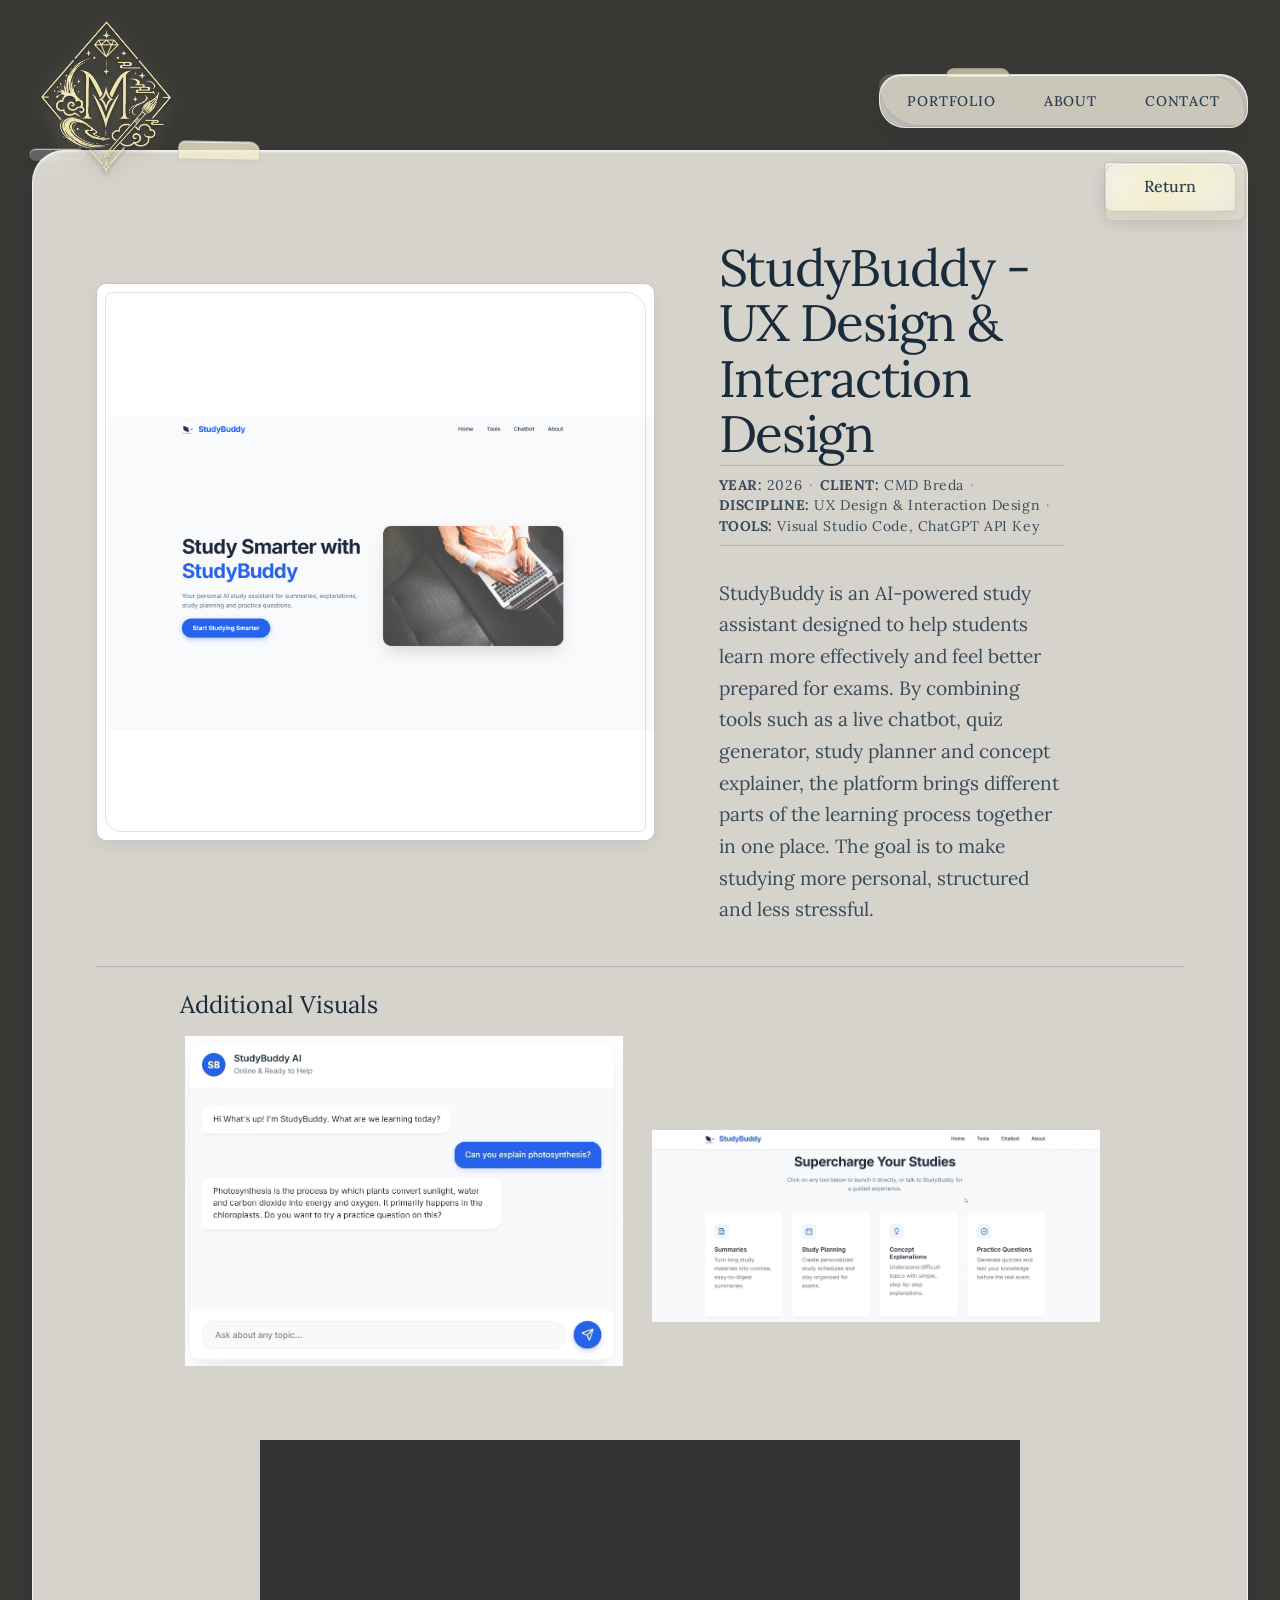
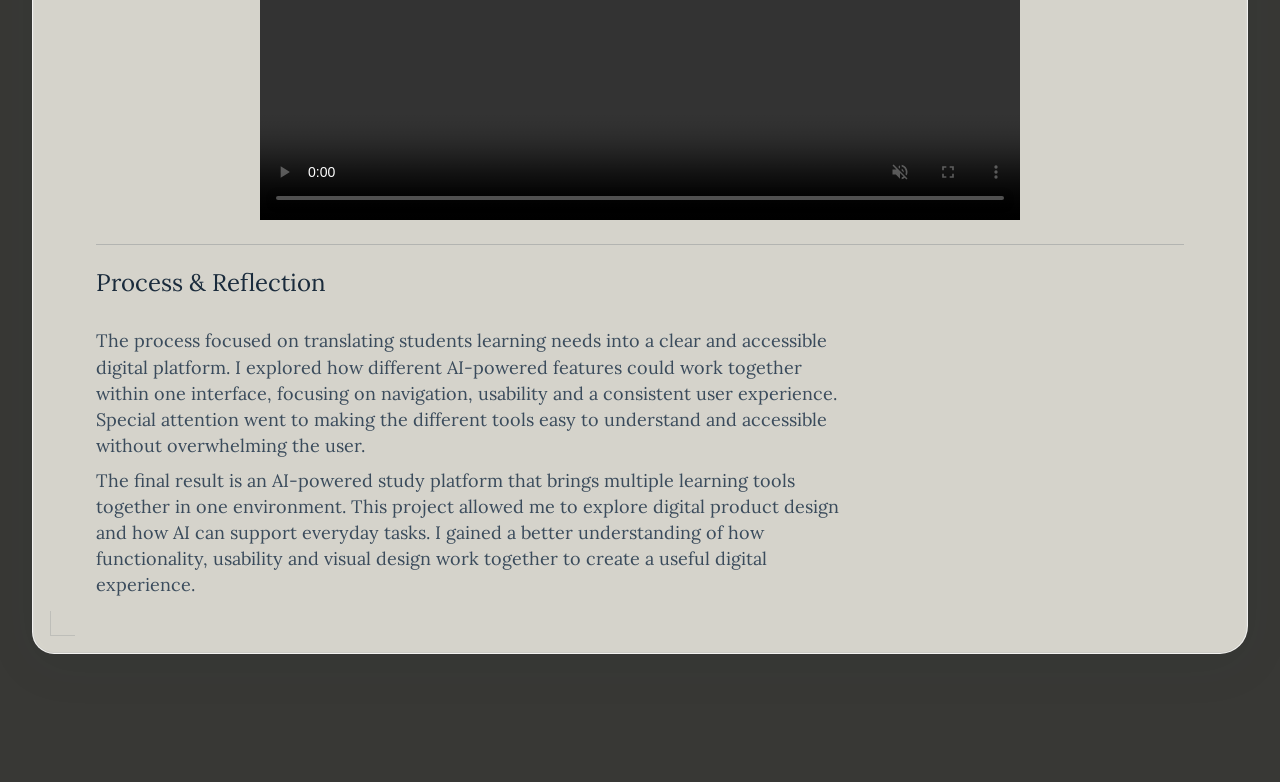
<file: project4.html>
<!DOCTYPE html>
<html lang="en">

<head>
    <meta charset="UTF-8">
    <meta name="viewport" content="width=device-width, initial-scale=1.0">

    <title>Project 4 — Template | Portfolio</title>

    <link rel="stylesheet" href="style.css">

    <link rel="preconnect" href="https://fonts.googleapis.com">
    <link rel="preconnect" href="https://fonts.gstatic.com" crossorigin>

    <link href="https://fonts.googleapis.com/css2?family=Lora:ital,wght@0,400;0,500;1,400&display=swap"
        rel="stylesheet">
</head>


<body>


    <!-- ==========================================
         EXPRESSIVE DYNAMIC CURSOR
         ========================================== -->

    <div class="cursor-follower" id="cursorFollower"></div>



    <!-- ==========================================
         DYNAMIC BACKGROUND
         ========================================== -->

    <div class="dynamic-bg" id="dynamicBg">

        <video id="bgVideo1"
            class="bg-video"
            autoplay
            muted
            playsinline>

            <source src="IMG/BGVideo1.mp4" type="video/mp4">

        </video>


        <video id="bgVideo2"
            class="bg-video"
            muted
            playsinline
            style="opacity: 0;">

            <source src="IMG/BGVideo1.mp4" type="video/mp4">

        </video>


        <div class="bg-overlay"></div>

        <div class="blob blob-1"></div>
        <div class="blob blob-2"></div>
        <div class="blob blob-3"></div>

        <div class="bg-project-preview" id="bgPreview"></div>

    </div>



    <!-- ==========================================
         NAVIGATION
         ========================================== -->

    <nav class="main-nav">

        <a href="index.html"
            class="nav-logo"
            id="navLogo"
            title="Home">

            <img src="IMG/MyLogo.png"
                alt="Logo"
                class="logo-img">

        </a>


        <div class="nav-links">

            <a href="index.html#portfolio">
                Portfolio
            </a>

            <a href="index.html#about">
                About
            </a>

            <a href="index.html#contact">
                Contact
            </a>

        </div>

    </nav>



    <!-- ==========================================
         PROJECT PAGE
         ========================================== -->

    <main class="project-page-main">


        <div class="tile-wrapper project-main-tile">

            <div class="tile-bg"></div>



            <!-- ======================================
                 RETURN BUTTON
                 ====================================== -->

            <a href="index.html#portfolio"
                class="tile-button tile-button-top-right">

                Return

            </a>



            <div class="tile-content project-single-container">



                <!-- ======================================
                     PROJECT INTRO
                     IMAGE LEFT + TEXT RIGHT
                     ====================================== -->

                <section class="project-hero-row">


                    <!-- LEFT: MAIN IMAGE -->

                    <div class="project-hero-left" style="position:relative; width:100%; min-width:0; aspect-ratio:1 / 1; overflow:hidden; border-radius:10px; background:#fff;">

                        <!-- TEMPLATE: Vervang src met je projectafbeelding -->
                        <img src="IMG/StuddyBuddy.png"
                            alt="Project afbeelding"
                            class="project-hero-img-clean"
                            style="position:absolute; inset:2%; display:block; width:96%; height:96%; max-width:none; object-fit:contain !important; object-position:center center; border-radius:inherit; transform:none !important; background:#fff;">

                    </div>



                    <!-- RIGHT: PROJECT INFORMATION -->

                    <div class="project-hero-right">


                        <h1 class="project-title">

                            <!-- TEMPLATE: Vul hier de projecttitel in -->
                            StudyBuddy - UX Design & Interaction Design

                        </h1>



                        <div class="project-editorial-meta">

                            <span>
                                <strong>YEAR:</strong>
                                <!-- TEMPLATE: Jaar --> 2026
                            </span>

                            <span class="meta-dot">
                                ·
                            </span>

                            <span>
                                <strong>CLIENT:</strong>
                                <!-- TEMPLATE: Opdrachtgever --> CMD Breda
                            </span>

                            <span class="meta-dot">
                                ·
                            </span>

                            <span>
                                <strong>DISCIPLINE:</strong>
                                <!-- TEMPLATE: Discipline --> UX Design & Interaction Design 
                            </span>

                            <span class="meta-dot">
                                ·
                            </span>

                            <span>
                                <strong>TOOLS:</strong>
                                <!-- TEMPLATE: Tools --> Visual Studio Code, ChatGPT API Key
                            </span>

                        </div>



                        <div class="project-intro-text">

                            <p>
                                <!-- TEMPLATE: Korte projectbeschrijving -->
                                StudyBuddy is an AI-powered study assistant designed to help students learn more effectively and feel better prepared for exams. By combining tools such as a live chatbot, quiz generator, study planner and concept explainer, the platform brings different parts of the learning process together in one place. The goal is to make studying more personal, structured and less stressful.
                            </p>

                        </div>


                    </div>


                </section>



                <!-- ======================================
                     DIVIDER
                     ====================================== -->

                <hr class="editorial-divider">



                <!-- ======================================
                     ADDITIONAL VISUALS
                     ====================================== -->

                <section class="project-visuals-section studybuddy-visuals">


                    <h2>
                        Additional Visuals
                    </h2>



                    <div class="project-visuals-grid">


                        <!-- IMAGE 1 -->

                        <div class="project-visual" style="border-radius:0 !important; overflow:hidden;">

                            <!-- TEMPLATE: Vervang src met je eerste visual -->
                            <img src="IMG/Studybuddy2.png"
                                alt="Project Visual 1" style="border-radius:0 !important; clip-path:none !important;">

                        </div>



                        <!-- IMAGE 2 -->

                        <div class="project-visual" style="height:380px; border-radius:0 !important; overflow:hidden;">

                            <!-- TEMPLATE: Vervang src met je tweede visual -->
                            <img src="IMG/studybuddy1.png"
                                alt="Project Visual 2" style="border-radius:0 !important; clip-path:none !important;">

                        </div>


                        <!-- VIDEO 3 -->
                        <div class="project-visual" style="grid-column:1 / -1; width:min(100%, 760px); height:auto; min-height:0; justify-self:center; overflow:hidden; border-radius:0 !important;">

                            <!-- Plaats je video in de IMG-map met de naam StudyBuddy-video.mp4 -->
                            <video
                                src="IMG/AI chatbot assistent video.mov"
                                controls
                                autoplay
                                muted
                                loop
                                playsinline
                                preload="metadata"
                                aria-label="StudyBuddy projectvideo"
                                style="width:100%;height:auto;max-height:75vh;object-fit:contain;display:block;margin:0 auto;border-radius:0 !important;">
                            </video>

                        </div>


                    </div>


                </section>



                <!-- ======================================
                     DIVIDER
                     ====================================== -->

                <hr class="editorial-divider">



                <!-- ======================================
                     PROCESS & REFLECTION
                     ====================================== -->

                <section class="compact-process">


                    <h2 class="compact-label">

                        Process & Reflection

                    </h2>



                    <div class="compact-copy">


                        <p>
                            <!-- TEMPLATE: Eerste alinea over het proces -->
                            The process focused on translating students learning needs into a clear and accessible digital platform. I explored how different AI-powered features could work together within one interface, focusing on navigation, usability and a consistent user experience. Special attention went to making the different tools easy to understand and accessible without overwhelming the user.
                        </p>


                        <p>
                            <!-- TEMPLATE: Tweede alinea over reflectie -->
                            The final result is an AI-powered study platform that brings multiple learning tools together in one environment. This project allowed me to explore digital product design and how AI can support everyday tasks. I gained a better understanding of how functionality, usability and visual design work together to create a useful digital experience.
                        </p>


                    </div>


                </section>



            </div>

        </div>


    </main>



    <!-- ==========================================
         JAVASCRIPT
         ========================================== -->

    <script src="script.js"></script>


</body>

</html>
</file>
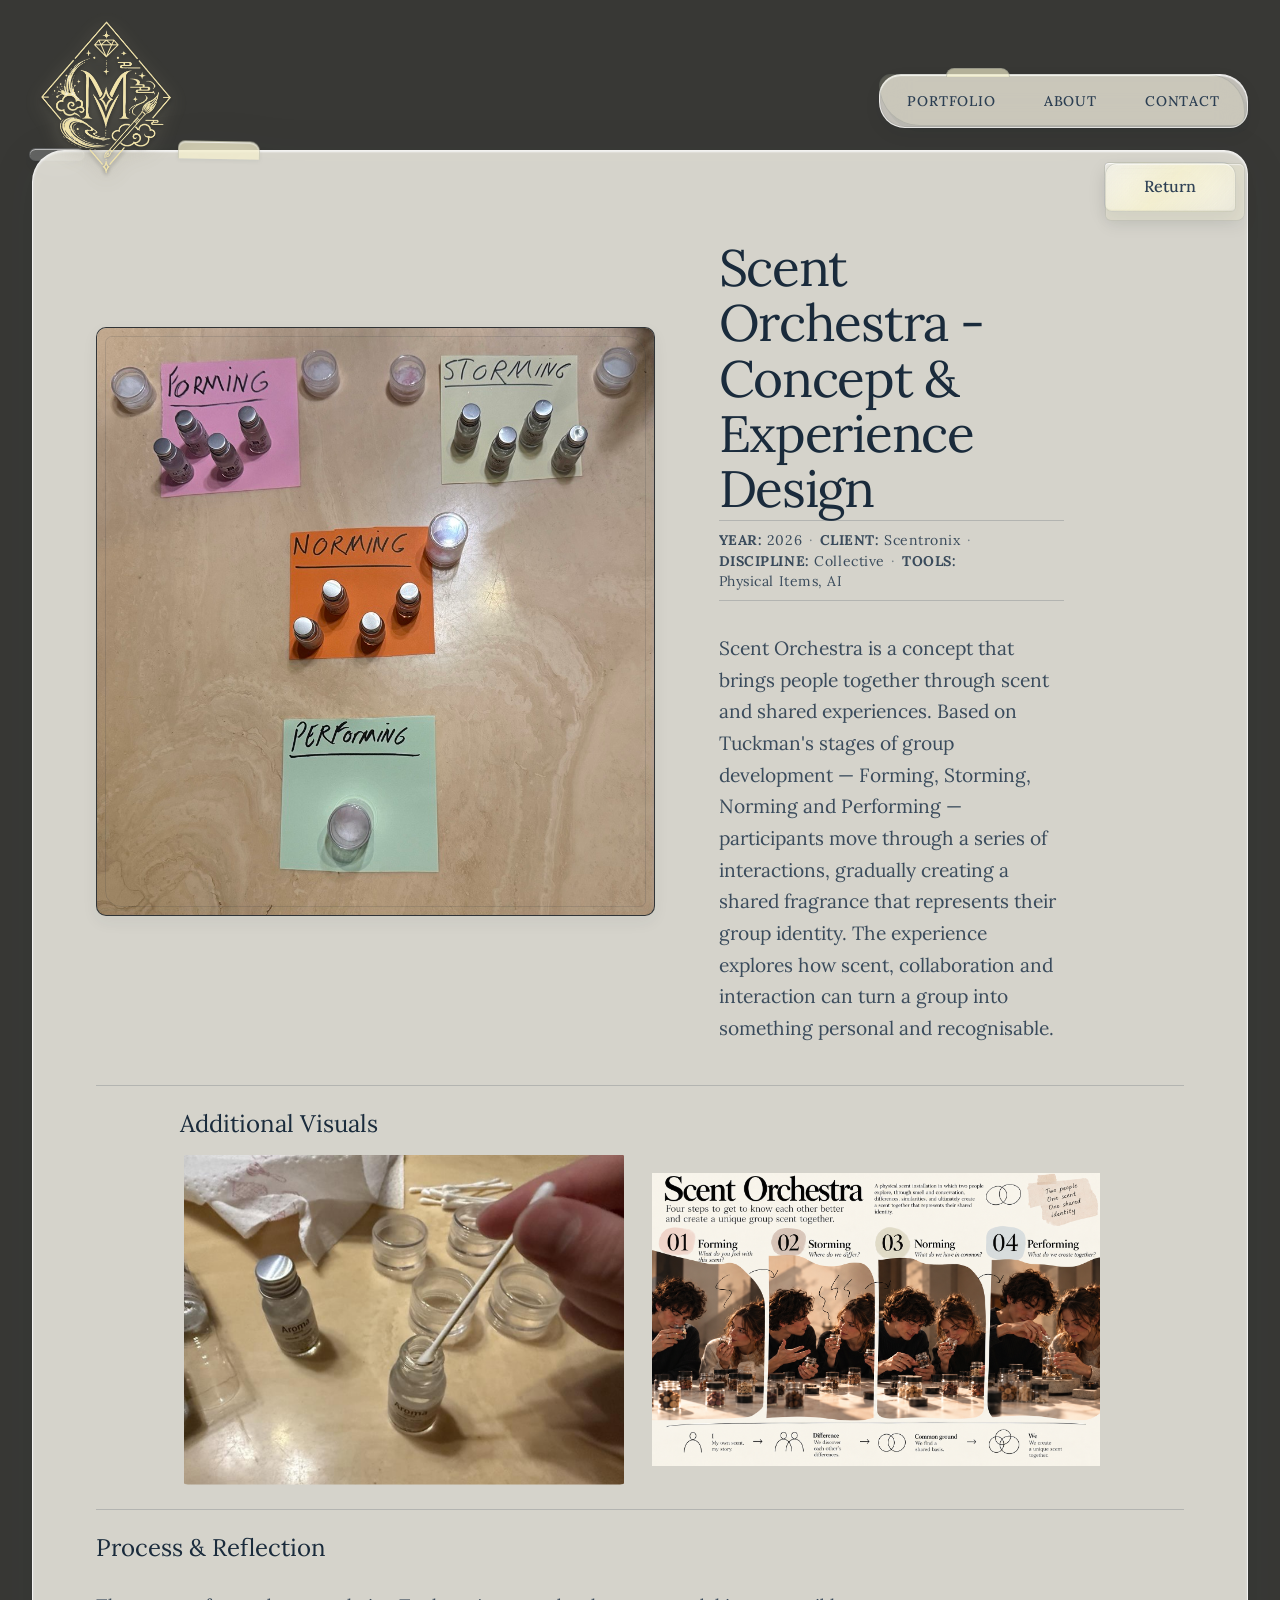
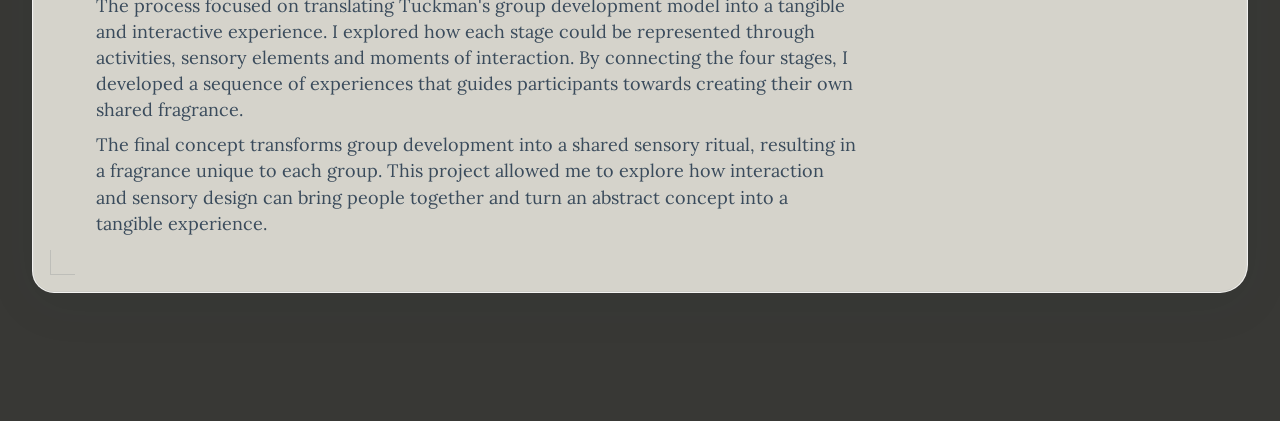
<file: project5.html>
<!DOCTYPE html>
<html lang="en">
<head>
    <meta charset="UTF-8">
    <meta name="viewport" content="width=device-width, initial-scale=1.0">
    <title>SCENT ORCHESTRA | Concept & Experience Design</title>
    <link rel="stylesheet" href="style.css">
    <link rel="preconnect" href="https://fonts.googleapis.com">
    <link rel="preconnect" href="https://fonts.gstatic.com" crossorigin>
    <link href="https://fonts.googleapis.com/css2?family=Lora:ital,wght@0,400;0,500;1,400&display=swap" rel="stylesheet">
</head>
<body>
    <div class="cursor-follower" id="cursorFollower"></div>

    <!-- DYNAMIC BACKGROUND -->
    <div class="dynamic-bg" id="dynamicBg">
        <video id="bgVideo1" class="bg-video" autoplay muted playsinline>
            <source src="IMG/BGVideo1.mp4" type="video/mp4">
        </video>
        <video id="bgVideo2" class="bg-video" muted playsinline style="opacity: 0;">
            <source src="IMG/BGVideo1.mp4" type="video/mp4">
        </video>
        <div class="bg-overlay"></div>
        <div class="blob blob-1"></div>
        <div class="blob blob-2"></div>
        <div class="blob blob-3"></div>
        <div class="bg-project-preview" id="bgPreview"></div>
    </div>

    <!-- NAVIGATION -->
    <nav class="main-nav">
        <a href="index.html" class="nav-logo" id="navLogo" title="Home">
            <img src="IMG/MyLogo.png" alt="Logo" class="logo-img">
        </a>
        <div class="nav-links">
            <a href="index.html#portfolio">Portfolio</a>
            <a href="index.html#about">About</a>
            <a href="index.html#contact">Contact</a>
        </div>
    </nav>

    <!-- PROJECT PAGE -->
    <main class="project-page-main">
        <div class="tile-wrapper project-main-tile">
            <div class="tile-bg"></div>
            <a href="index.html#portfolio" class="tile-button tile-button-top-right">Return</a>

            <div class="tile-content project-single-container">
                <!-- PROJECT INTRO: IMAGE LEFT + TEXT RIGHT -->
                <section class="project-hero-row">
                    <div class="project-hero-left" style="position: relative; width: 100%; min-width: 0; aspect-ratio: 970 / 1024; overflow: hidden; border-radius: 10px;">
                        <img src="IMG/makenn.jpg"
                             alt="Scent Orchestra project afbeelding"
                             class="project-hero-img-clean"
                             style="position: absolute; inset: 0; display: block; width: 100%; height: 100%; max-width: none; object-fit: contain; object-position: center center; border-radius: inherit;">
                    </div>

                    <div class="project-hero-right">
                        <h1 class="project-title">Scent Orchestra - Concept &amp; Experience Design</h1>

                        <div class="project-editorial-meta">
                            <span><strong>YEAR:</strong> 2026</span>
                            <span class="meta-dot">·</span>
                            <span><strong>CLIENT:</strong> Scentronix</span>
                            <span class="meta-dot">·</span>
                            <span><strong>DISCIPLINE:</strong> Collective</span>
                            <span class="meta-dot">·</span>
                            <span><strong>TOOLS:</strong></span> Physical Items, AI
                        </div>

                        <div class="project-intro-text">
                            <p>Scent Orchestra is a concept that brings people together through scent and shared experiences. Based on Tuckman's stages of group development — Forming, Storming, Norming and Performing — participants move through a series of interactions, gradually creating a shared fragrance that represents their group identity. The experience explores how scent, collaboration and interaction can turn a group into something personal and recognisable.</p>
                        </div>
                    </div>
                </section>

                <hr class="editorial-divider">

                <!-- ADDITIONAL VISUALS -->
                <section class="project-visuals-section">
                    <h2>Additional Visuals</h2>
                    <div class="project-visuals-grid">
                        <div class="project-visual" style="border-radius:0 !important; overflow:hidden;">
                            <img src="IMG/experiementt aroma.png" alt="Project Visual 1" style="border-radius:0 !important;">
                        </div>
                        <div class="project-visual" style="border-radius:0 !important; overflow:hidden;">
                            <img src="IMG/user journeyy.png" alt="Project Visual 2" style="border-radius:0 !important;">
                        </div>
                    </div>
                </section>

                <hr class="editorial-divider">

                <!-- PROCESS & REFLECTION -->
                <section class="compact-process">
                    <h2 class="compact-label">Process &amp; Reflection</h2>
                    <div class="compact-copy">
                        <p>The process focused on translating Tuckman's group development model into a tangible and interactive experience. I explored how each stage could be represented through activities, sensory elements and moments of interaction. By connecting the four stages, I developed a sequence of experiences that guides participants towards creating their own shared fragrance.</p>
                        <p>The final concept transforms group development into a shared sensory ritual, resulting in a fragrance unique to each group. This project allowed me to explore how interaction and sensory design can bring people together and turn an abstract concept into a tangible experience.</p>
                    </div>
                </section>
            </div>
        </div>
    </main>

    <script src="script.js"></script>
</body>
</html>
</file>
<file: style.css>
:root {
    --color-light-blue: #B1F0F7;
    --color-mid-blue: #81BFDA;
    --color-bg: #383835;
    --color-accent: #FADA7A;
    --color-text: #1a2b3c;
    --color-text-light: #3a4b5c;

    --font-primary: 'Century Schoolbook', 'Lora', Georgia, serif;

    --transition-slow: 0.8s cubic-bezier(0.2, 0.8, 0.2, 1);
    --transition-medium: 0.4s cubic-bezier(0.2, 0.8, 0.2, 1);
    --transition-fast: 0.2s ease;

    --radius-large: 24px;
    --radius-medium: 12px;
    --radius-pill: 50px;

    --spacing-xs: 0.5rem;
    --spacing-sm: 1rem;
    --spacing-md: 2rem;
    --spacing-lg: 4rem;
    --spacing-xl: 8rem;
}

* {
    margin: 0;
    padding: 0;
    box-sizing: border-box;
}

html {
    scroll-behavior: smooth;
    font-size: 16px;
}

body {
    font-family: var(--font-primary);
    background-color: var(--color-bg);
    color: var(--color-text);
    line-height: 1.6;
    overflow-x: hidden;
}

/* Glow Cursor — soft light orb and fading pointer trail */
.glow-cursor-canvas {
    position: fixed;
    inset: 0;
    z-index: 89;
    width: 100%;
    height: 100%;
    pointer-events: none;
}

.cursor-follower {
    position: fixed;
    top: 0;
    left: 0;
    width: 62px;
    height: 62px;
    border-radius: 50%;
    background: radial-gradient(
        circle,
        rgba(177, 240, 247, 0.42) 0%,
        rgba(129, 191, 218, 0.23) 34%,
        rgba(177, 240, 247, 0.08) 62%,
        transparent 76%
    );
    border: 1px solid rgba(129, 191, 218, 0.28);
    box-shadow:
        0 0 24px rgba(129, 191, 218, 0.38),
        0 0 52px rgba(177, 240, 247, 0.24),
        inset 0 0 18px rgba(177, 240, 247, 0.18);
    pointer-events: none;
    z-index: 90;
    opacity: 0;
    will-change: transform, opacity;
    transition: opacity 0.25s ease;
    backdrop-filter: blur(2px);
    -webkit-backdrop-filter: blur(2px);
}

.cursor-follower.active {
    opacity: var(--cursor-pulse, 1);
}

@media (pointer: coarse), (prefers-reduced-motion: reduce) {
    .cursor-follower,
    .glow-cursor-canvas {
        display: none !important;
    }
}

/* Dynamic Background & Video Layer with High Default Visibility */
.dynamic-bg {
    position: fixed;
    top: 0;
    left: 0;
    width: 100vw;
    height: 100vh;
    z-index: -1;
    overflow: hidden;
    background-color: var(--color-bg);
}

.bg-video {
    position: absolute;
    top: 0;
    left: 0;
    width: 100%;
    height: 100%;
    object-fit: cover;
    opacity: 1;
    /* Opaque: behoud de originele videokleuren */
    z-index: 1;
    pointer-events: none;
    transition: opacity var(--transition-slow);
}

/* Subdue video during portfolio hover while keeping it moving underneath */
body.is-hovering-project .bg-video {
    opacity: 0.18;
}

.bg-overlay {
    position: absolute;
    top: 0;
    left: 0;
    width: 100%;
    height: 100%;
    background: radial-gradient(circle at center, rgba(245, 240, 205, 0.18) 0%, rgba(245, 240, 205, 0.32) 100%);
    mix-blend-mode: multiply;
    z-index: 2;
    pointer-events: none;
    transition: opacity var(--transition-slow);
}

body.is-hovering-project .bg-overlay {
    opacity: 0.25;
}

.blob {
    position: absolute;
    filter: blur(80px);
    border-radius: 50%;
    opacity: 0.45;
    animation: float 20s infinite alternate ease-in-out;
    z-index: 3;
}

.blob-1 {
    width: 60vw;
    height: 60vw;
    background: var(--color-light-blue);
    top: -10vw;
    left: -10vw;
    animation-delay: 0s;
}

.blob-2 {
    width: 50vw;
    height: 50vw;
    background: var(--color-mid-blue);
    bottom: -10vw;
    right: -10vw;
    animation-delay: -5s;
}

.blob-3 {
    width: 40vw;
    height: 40vw;
    background: var(--color-accent);
    top: 40%;
    left: 30%;
    opacity: 0.35;
    animation-delay: -10s;
}

@keyframes float {
    0% {
        transform: translate(0, 0) scale(1);
    }

    50% {
        transform: translate(5%, 5%) scale(1.05);
    }

    100% {
        transform: translate(-5%, 10%) scale(0.95);
    }
}

/* Background Project Preview (Denmu Inspiration) — Dominant Hover Layer */
.bg-project-preview {
    position: absolute;
    top: 0;
    left: 0;
    width: 100%;
    height: 100%;
    background-size: cover;
    background-position: center;
    opacity: 0;
    transition: opacity var(--transition-slow), transform var(--transition-slow);
    transform: scale(1.02);
    filter: brightness(0.98) contrast(1.04);
    mix-blend-mode: normal;
    /* High clarity preview layer */
    z-index: 4;
}

.bg-project-preview.active {
    opacity: 0.95;
    /* Highly prominent & recognizable */
    transform: scale(1);
}

/* Typography */
h1,
h2,
h3,
h4 {
    font-weight: 400;
    line-height: 1.2;
}

h1 {
    font-size: clamp(2.5rem, 5vw, 4.5rem);
    margin-bottom: var(--spacing-md);
    letter-spacing: -0.02em;
}

h2.section-title {
    font-size: clamp(2.5rem, 4vw, 3.5rem);
    margin-bottom: var(--spacing-lg);
    font-style: italic;
    text-align: center;
}

h3 {
    font-size: 1.75rem;
    margin-bottom: var(--spacing-xs);
}

h4 {
    font-size: 1.25rem;
    margin-bottom: var(--spacing-xs);
    font-style: italic;
}

p {
    font-size: 1.125rem;
    color: var(--color-text-light);
    margin-bottom: var(--spacing-sm);
}

/* Navigation & Dynamic Logo Adaptation */
.main-nav {
    position: fixed;
    top: var(--spacing-md);
    left: var(--spacing-md);
    right: var(--spacing-md);
    display: flex;
    justify-content: space-between;
    align-items: center;
    z-index: 100;
}

.nav-logo {
    display: inline-block;
    transition: opacity var(--transition-fast), transform var(--transition-fast), filter var(--transition-medium);
}

/* Subtle logo hover state - slightly darker fade */
.nav-logo:hover {
    opacity: 0.75;
    transform: scale(0.985);
}

.nav-logo .logo-img {
    height: 120px;
    width: auto;
    border-radius: 4px;
    mix-blend-mode: multiply;
    display: block;
    transition: filter var(--transition-medium);
}

/* Contextual Logo Color Adaptations */
.nav-logo.dark-bg .logo-img {
    filter: brightness(1.25) drop-shadow(0 2px 8px rgba(0, 0, 0, 0.3));
    mix-blend-mode: normal;
}

.nav-logo.light-bg .logo-img {
    filter: none;
    mix-blend-mode: multiply;
}

/* Enhanced Navigation Text Readability */
.nav-links {
    display: flex;
    gap: var(--spacing-xs);
    background: rgba(245, 240, 205, 0.65);
    backdrop-filter: blur(14px);
    -webkit-backdrop-filter: blur(14px);
    padding: 0.5rem;
    border-radius: var(--radius-pill);
    border: 1px solid rgba(26, 43, 60, 0.2);
    box-shadow: inset 0 1px 1px rgba(255, 255, 255, 0.8), 0 4px 15px rgba(26, 43, 60, 0.06);
}

.nav-links a {
    text-decoration: none;
    color: var(--color-text);
    font-size: 0.875rem;
    font-weight: 500;
    text-transform: uppercase;
    letter-spacing: 0.06em;
    padding: 0.5rem 1.25rem;
    border-radius: var(--radius-pill);
    transition: all var(--transition-fast);
    text-shadow: none;
}

.nav-links a:hover,
.nav-links a.active {
    background: var(--color-text);
    color: var(--color-bg);
    text-shadow: none;
    box-shadow: inset 0 1px 2px rgba(255, 255, 255, 0.2), 0 4px 10px rgba(26, 43, 60, 0.15);
}

/* Layout */
main {
    padding: 0 var(--spacing-md);
    max-width: 1400px;
    margin: 0 auto;
}

section {
    min-height: 100vh;
    padding: var(--spacing-xl) 0;
    display: flex;
    flex-direction: column;
    justify-content: center;
}

/* TILE SYSTEM & BUTTON INTEGRATION — organic editorial shapes */
.tile-wrapper {
    position: relative;
    display: flex;
    flex-direction: column;
    border-radius: 0;
    overflow: visible;
    isolation: isolate;
    --notch-w: 160px;
    --notch-h: 60px;
}

/* Main tile: deliberately asymmetric instead of a standard rounded rectangle. */
.tile-bg {
    position: absolute;
    inset: 0;
    z-index: 0;
    border-radius: 30px 10px 38px 18px;
    background: rgba(245, 240, 205, 0.52);
    backdrop-filter: blur(12px);
    -webkit-backdrop-filter: blur(12px);
    border: 1px solid rgba(26, 43, 60, 0.18);
    box-shadow:
        inset 0 1px 1px rgba(255, 255, 255, 0.62),
        0 8px 32px rgba(26, 43, 60, 0.04);
    transition: all var(--transition-medium);
}

/* Offset frame: gives the tile the layered, constructed look from the reference. */
.tile-wrapper::before {
    content: "";
    position: absolute;
    z-index: -1;
    pointer-events: none;
    inset: -6px 10px 7px -6px;
    border: 1px solid rgba(26, 43, 60, 0.13);
    background: rgba(245, 240, 205, 0.16);
    border-radius: 18px 42px 24px 46px;
    transform: translate(4px, 4px);
}

/* Inner interrupted frame line. */
.tile-bg::before {
    content: "";
    position: absolute;
    inset: 10px;
    border: 1px solid rgba(26, 43, 60, 0.10);
    border-radius: 20px 7px 28px 12px;
    pointer-events: none;
}

/* Small recessed cut-out makes the frame feel assembled rather than boxed. */
.tile-bg::after {
    content: "";
    position: absolute;
    right: 14%;
    bottom: -1px;
    width: 78px;
    height: 13px;
    background: rgba(245, 240, 205, 0.52);
    border-top: 1px solid rgba(26, 43, 60, 0.15);
    border-radius: 18px 18px 0 0;
    pointer-events: none;
}

.tile-wrapper:hover .tile-bg {
    border-color: rgba(26, 43, 60, 0.34);
    background: rgba(245, 240, 205, 0.60);
}

.tile-content {
    position: relative;
    z-index: 1;
    display: flex;
    flex-direction: column;
    flex-grow: 1;
}

/* Different silhouettes per tile, while the grid itself stays untouched. */
.hero-tile .tile-bg {
    border-radius: 12px 42px 20px 48px;
}

.hero-tile::before {
    inset: -7px 12px 6px -6px;
    border-radius: 20px 50px 28px 56px;
}

.project-card:nth-child(1) .tile-bg {
    border-radius: 38px 12px 24px 46px;
}

.project-card:nth-child(1)::before {
    inset: -6px -5px 7px 5px;
    border-radius: 48px 18px 34px 26px;
    transform: translate(3px, 4px);
}

.project-card:nth-child(2) .tile-bg {
    border-radius: 14px 46px 42px 20px;
}

.project-card:nth-child(2)::before {
    inset: -6px 5px 6px -5px;
    border-radius: 18px 52px 50px 28px;
    transform: translate(-3px, 4px);
}

.about-image-tile::before,
.about-text-tile::before,
.contact-tile::before {
    border: 1px solid rgba(26, 43, 60, 0.13);
    background: rgba(245, 240, 205, 0.16);
}

.about-image-tile::before {
    inset: 5px -6px -6px 5px;
    border-radius: 48px 18px 22px 42px;
}

.about-text-tile::before {
    inset: -6px 5px 6px -5px;
    border-radius: 20px 46px 50px 24px;
}

.contact-tile::before {
    inset: -6px 8px 6px -7px;
    border-radius: 22px 52px 20px 52px;
}

/* Top tabs: a second layer peeking out of the frame. */
.hero-tile::after,
.project-card:nth-child(1)::after,
.project-card:nth-child(2)::after,
.about-image-tile::after,
.about-text-tile::after,
.contact-tile::after {
    content: "";
    position: absolute;
    z-index: 0;
    top: -7px;
    width: 92px;
    height: 17px;
    background: rgba(245, 240, 205, 0.58);
    border: 1px solid rgba(26, 43, 60, 0.13);
    border-bottom: 0;
    border-radius: 18px 24px 0 0;
    pointer-events: none;
}

.hero-tile::after { right: 18%; }
.project-card:nth-child(1)::after { left: 13%; width: 74px; }
.project-card:nth-child(2)::after { right: 13%; width: 86px; }
.about-image-tile::after { right: 17%; width: 78px; }
.about-text-tile::after { left: 14%; width: 84px; }
.contact-tile::after { left: 10%; width: 108px; }

/* Raised buttons: the button sits visually above the tile, without changing its layout footprint. */
.tile-button {
    position: absolute;
    display: flex;
    align-items: center;
    justify-content: center;
    z-index: 5;
    background: rgba(245, 240, 205, 0.88);
    backdrop-filter: blur(12px);
    -webkit-backdrop-filter: blur(12px);
    border: 1px solid rgba(26, 43, 60, 0.22);
    text-decoration: none;
    color: var(--color-text);
    font-weight: 500;
    transition:
        transform var(--transition-fast),
        box-shadow var(--transition-fast),
        background var(--transition-fast);
}

.tile-button::before {
    content: "";
    position: absolute;
    inset: -5px;
    z-index: -1;
    border-radius: inherit;
    border: 1px solid rgba(26, 43, 60, 0.12);
    background: rgba(245, 240, 205, 0.34);
    box-shadow: 0 8px 20px rgba(26, 43, 60, 0.09);
    transform: translate(5px, 5px);
    pointer-events: none;
}

.tile-button-bottom-right {
    /* Keep the original size and anchor; only the silhouette/layer changes. */
    bottom: 0;
    right: 0;
    width: var(--notch-w);
    height: var(--notch-h);
    border-radius: 30px 8px 18px 12px;
    border-top: 1px solid rgba(26, 43, 60, 0.22);
    border-left: 1px solid rgba(26, 43, 60, 0.22);
    box-shadow:
        inset 0 1px 1px rgba(255, 255, 255, 0.85),
        0 8px 22px rgba(26, 43, 60, 0.10);
}

.tile-button-top-right {
    top: 0;
    right: 0;
    width: 140px;
    height: 55px;
    border-radius: 8px 18px 12px 30px;
    border-bottom: 1px solid rgba(26, 43, 60, 0.22);
    border-left: 1px solid rgba(26, 43, 60, 0.22);
    box-shadow:
        inset 0 1px 1px rgba(255, 255, 255, 0.85),
        0 8px 22px rgba(26, 43, 60, 0.10);
}

.tile-button:hover {
    background: var(--color-text);
    color: var(--color-bg);
    transform: translateY(-3px) scale(0.99);
    box-shadow:
        inset 0 1px 2px rgba(255, 255, 255, 0.2),
        0 12px 24px rgba(26, 43, 60, 0.18);
}

.tile-button:hover::before {
    transform: translate(6px, 7px);
}

/* Project image frames: same dimensions/aspect ratio as before, only the silhouette changes. */
.project-image {
    border-top-left-radius: 32px;
    border-top-right-radius: 10px;
    border-bottom-right-radius: 24px;
    border-bottom-left-radius: 8px;
}

.about-me-img {
    border-top-left-radius: 32px;
    border-top-right-radius: 10px;
    border-bottom-right-radius: 24px;
    border-bottom-left-radius: 8px;
}

/* Hero Section */
.hero-section {
    max-width: 900px;
    margin: 0 auto;
}

.hero-tile .tile-content {
    padding: var(--spacing-lg);
    padding-bottom: calc(var(--notch-h) + 1rem);
}

.hero-tile p {
    font-size: 1.16rem;
    max-width: 800px;
}

/* Homepage word hover: additive only, no change to the page layout. */
.hero-tile h1 {
    position: relative;
}

.hero-word {
    position: relative;
    display: inline-block;
    cursor: default;
    transition:
        transform 280ms cubic-bezier(.2,.8,.2,1),
        filter 280ms ease;
    will-change: transform;
}

.hero-word::after {
    content: attr(data-word);
    position: absolute;
    left: 50%;
    top: 50%;
    z-index: -1;
    white-space: nowrap;
    color: transparent;
    -webkit-text-stroke: 1px rgba(26, 43, 60, 0.20);
    opacity: 0;
    transform: translate(-50%, -50%) scale(.72);
    filter: blur(5px);
    transition:
        opacity 280ms ease,
        transform 380ms cubic-bezier(.2,.8,.2,1),
        filter 380ms ease;
    pointer-events: none;
}

.hero-word:hover {
    transform: translateY(-4px) scale(1.035);
    filter: drop-shadow(0 7px 8px rgba(26, 43, 60, 0.10));
}

.hero-word:hover::after {
    opacity: .8;
    transform: translate(-50%, -50%) scale(1.28);
    filter: blur(1px);
}

@media (max-width: 900px) {
    .hero-word:hover {
        transform: translateY(-2px) scale(1.02);
    }

    .hero-word:hover::after {
        transform: translate(-50%, -50%) scale(1.18);
    }
}

@media (prefers-reduced-motion: reduce) {
    .hero-word,
    .hero-word::after {
        transition: none;
    }
}

/* Portfolio Section */
.portfolio-grid {
    display: grid;
    grid-template-columns: repeat(2, 1fr);
    gap: var(--spacing-md);
    max-width: 960px;
    margin: 0 auto;
}

.project-card {
    cursor: pointer;
    min-width: 0;
}

.project-card:hover {
    transform: translateY(-6px);
}

.project-image {
    width: 100%;
    min-width: 0;
    aspect-ratio: 3/2;
    overflow: hidden;
    border-bottom: 1px solid rgba(26, 43, 60, 0.15);
    border-top-left-radius: var(--radius-large);
    border-top-right-radius: var(--radius-large);
    position: relative;
    background: var(--color-bg);
    display: flex;
    align-items: center;
    justify-content: center;
}

.project-img-clean {
    width: 100%;
    height: 100%;
    object-fit: cover;
    object-position: center;
    display: block;
    transition: transform var(--transition-slow);
}

.about-me-img {
    width: 100%;
    height: 100%;
    object-fit: cover;
    display: block;
    border-top-left-radius: var(--radius-large);
    border-top-right-radius: var(--radius-large);
}

.project-card:hover .project-img-clean {
    transform: scale(1.04);
}

.project-text {
    padding: var(--spacing-sm) var(--spacing-md);
    padding-right: calc(var(--notch-w) + var(--spacing-sm));
    padding-bottom: calc(var(--notch-h) + var(--spacing-xs));
}

/* About Section */
.about-layout {
    display: grid;
    grid-template-columns: 1fr 1fr;
    gap: var(--spacing-md);
    max-width: 960px;
    margin: 0 auto;
}

.about-image-tile .tile-content {
    height: 100%;
    min-height: 280px;
    padding-bottom: var(--notch-h);
}

.about-text-tile .tile-content {
    padding: var(--spacing-md);
    padding-bottom: calc(var(--notch-h) + 1rem);
    justify-content: center;
}

.about-text p {
    font-size: 1.25rem;
    margin-bottom: var(--spacing-md);
}

/* Contact Section */
.contact-section {
    text-align: center;
}

.contact-tile .tile-content {
    padding: var(--spacing-xl) var(--spacing-lg);
    padding-bottom: calc(var(--notch-h) + 2rem);
}

.contact-content h2 {
    font-size: clamp(2.5rem, 5vw, 4rem);
    margin-bottom: var(--spacing-md);
}

.contact-cta {
    margin-top: var(--spacing-xl);
}

.email-link {
    font-size: clamp(2rem, 4vw, 3.5rem);
    color: var(--color-text);
    text-decoration: none;
    display: inline-flex;
    align-items: center;
    gap: var(--spacing-sm);
    position: relative;
    padding-bottom: 0.5rem;
}

.email-link::after {
    content: '';
    position: absolute;
    bottom: 0;
    left: 0;
    width: 100%;
    height: 2px;
    background: var(--color-text);
    transform: scaleX(0);
    transform-origin: right;
    transition: transform var(--transition-medium);
}

.email-link:hover::after {
    transform: scaleX(1);
    transform-origin: left;
}

.hover-arrow {
    display: inline-flex;
    transition: transform var(--transition-medium);
}

.email-link:hover .hover-arrow {
    transform: translate(10px, -10px);
}

/* ==== SINGLE-TILE PROJECT DETAIL PAGE ==== */
.project-page-main {
    margin-top: 150px;
    margin-bottom: var(--spacing-xl);
}

.project-main-tile {
    width: 100%;
    margin: 0 auto;
}

.project-single-container {
    padding: var(--spacing-lg);
}

/* Simplified Hero Layout: Image Left, Title + Editorial Metadata + Short Description Right */
.project-hero-row {
    display: grid;
    grid-template-columns: 1.2fr 1fr;
    gap: var(--spacing-lg);
    align-items: center;
}

.project-hero-left {
    width: 100%;
    aspect-ratio: 4/3;
    border-radius: var(--radius-medium);
    overflow: hidden;
    border: 1px solid rgba(26, 43, 60, 0.18);
    background: var(--color-bg);
    display: flex;
    align-items: center;
    justify-content: center;
}

.project-hero-img-clean {
    width: 100%;
    height: 100%;
    object-fit: cover;
    object-position: center top;
    display: block;
    padding: 0;
}

.project-hero-right {
    display: flex;
    flex-direction: column;
    justify-content: center;
}

.project-title {
    font-size: clamp(2.5rem, 4vw, 3.8rem);
    margin-bottom: 0.25rem;
}

/* Editorial Metadata Bar directly under Title */
.project-editorial-meta {
    font-size: 0.875rem;
    color: var(--color-text-light);
    margin-bottom: var(--spacing-md);
    letter-spacing: 0.04em;
    display: flex;
    flex-wrap: wrap;
    align-items: center;
}

.meta-dot {
    margin: 0 0.4rem;
    opacity: 0.6;
}

.project-intro-text p {
    font-size: 1.2rem;
    line-height: 1.6;
}

.editorial-divider {
    border: 0;
    height: 1px;
    background: rgba(26, 43, 60, 0.18);
    margin: var(--spacing-lg) 0;
}

.project-section-block {
    margin: var(--spacing-sm) 0;
}

.concept-block {
    display: grid;
    grid-template-columns: 1fr 1fr;
    gap: var(--spacing-lg);
    align-items: center;
}

.concept-text h2,
.process-block h2,
.poster-block h2,
.reflection-block h2 {
    font-size: 2rem;
    margin-bottom: var(--spacing-sm);
    font-style: italic;
}

.concept-img {
    width: 100%;
    height: auto;
    border-radius: var(--radius-medium);
    border: 1px solid rgba(26, 43, 60, 0.18);
    display: block;
}

/* MockupPoster Container — clean display, no black space, no Acrobat chrome */
.poster-container {
    width: 40%;
    border-radius: var(--radius-medium);
    overflow: hidden;
    border: 1px solid rgba(26, 43, 60, 0.18);
    margin: var(--spacing-sm) auto 0;
    background: var(--color-bg);
}

/* Clean image-based poster display */
.poster-img-clean {
    width: 100%;
    height: auto;
    display: block;
    border-radius: var(--radius-medium);
}

/* Legacy pdf wrapper fallback (unused if iframe used) */
.poster-pdf-wrapper {
    width: 100%;
    height: 70vh;
    overflow: hidden;
    position: relative;
    background: var(--color-bg);
}

.poster-pdf-wrapper object {
    width: 100%;
    height: 100%;
    position: absolute;
    top: 0;
    left: 0;
    border: none;
    pointer-events: none;
}

/* Responsive Design */
@media (max-width: 900px) {
    .tile-wrapper {
        --notch-w: 130px;
        --notch-h: 50px;
    }

    .tile-button-top-right {
        width: 120px;
        height: 48px;
    }

    .portfolio-grid {
        grid-template-columns: 1fr;
    }

    .about-layout {
        grid-template-columns: 1fr;
    }

    .project-hero-row {
        grid-template-columns: 1fr;
    }

    .concept-block {
        grid-template-columns: 1fr;
    }

    .poster-container,
    .poster-pdf-wrapper,
    .poster-iframe {
        height: 60vh;
    }

    .main-nav {
        flex-direction: column;
        gap: var(--spacing-sm);
        align-items: flex-start;
    }

    .nav-logo .logo-img {
        height: 80px;
    }

    .nav-links {
        width: 100%;
        justify-content: center;
    }

    .project-text {
        padding-right: var(--spacing-sm);
    }
}

@media (prefers-reduced-motion: reduce) {
    * {
        animation-duration: 0.01ms !important;
        animation-iteration-count: 1 !important;
        transition-duration: 0.01ms !important;
        scroll-behavior: auto !important;
    }

    .blob {
        animation: none !important;
    }

    .bg-video {
        display: none;
    }
}

/* =========================================================
   V5 EDITORIAL SHAPE REFINEMENT
   Only visual styling — no page/grid dimensions changed.
   ========================================================= */

/* --- Stronger editorial tile silhouettes --- */

.tile-wrapper {
    overflow: visible;
}

/* Main frame: irregular silhouette instead of a rounded square */
.tile-bg {
    border-radius: 42px 12px 52px 18px;
    clip-path: polygon(
        0 5%,
        3% 1%,
        92% 0,
        97% 3%,
        100% 9%,
        100% 91%,
        96% 96%,
        89% 100%,
        7% 100%,
        2% 96%,
        0 89%
    );
}

/* The second frame becomes more visible and deliberately offset */
.tile-wrapper::before {
    inset: -9px 13px 10px -9px;
    border-radius: 18px 54px 30px 62px;
    clip-path: polygon(
        2% 7%,
        7% 1%,
        91% 0,
        98% 6%,
        100% 13%,
        97% 91%,
        91% 98%,
        8% 100%,
        1% 94%,
        0 14%
    );
    background: rgba(245, 240, 205, 0.22);
    box-shadow: 4px 8px 0 rgba(26, 43, 60, 0.035);
}

/* Stronger inner construction line */
.tile-bg::before {
    inset: 12px;
    border-radius: 28px 8px 38px 14px;
    opacity: 0.9;
}

/* More obvious interrupted lower frame */
.tile-bg::after {
    right: 11%;
    bottom: -1px;
    width: 92px;
    height: 17px;
    background: rgba(245, 240, 205, 0.72);
    border-top: 1px solid rgba(26, 43, 60, 0.18);
    border-radius: 24px 24px 0 0;
}

/* HERO: tall/soft asymmetry */
.hero-tile .tile-bg {
    border-radius: 18px 58px 24px 64px;
    clip-path: polygon(
        0 7%,
        5% 0,
        94% 0,
        100% 6%,
        97% 88%,
        93% 96%,
        82% 100%,
        6% 98%,
        0 91%
    );
}

.hero-tile::before {
    inset: -10px 15px 9px -9px;
    border-radius: 26px 66px 34px 72px;
    clip-path: polygon(
        2% 8%,
        8% 0,
        93% 1%,
        100% 9%,
        98% 89%,
        90% 98%,
        8% 100%,
        0 91%,
        1% 14%
    );
}

/* PROJECT 1: more horizontal/editorial */
.project-card:nth-child(1) .tile-bg {
    border-radius: 52px 14px 30px 66px;
    clip-path: polygon(
        0 8%,
        5% 1%,
        90% 0,
        97% 4%,
        100% 12%,
        100% 88%,
        95% 96%,
        88% 100%,
        8% 98%,
        2% 93%,
        0 83%
    );
}

.project-card:nth-child(1)::before {
    inset: -9px -7px 10px 7px;
    border-radius: 62px 20px 42px 34px;
    clip-path: polygon(
        3% 9%,
        9% 1%,
        91% 0,
        98% 7%,
        100% 91%,
        92% 98%,
        8% 100%,
        0 92%,
        1% 16%
    );
}

/* PROJECT 2: opposite silhouette */
.project-card:nth-child(2) .tile-bg {
    border-radius: 16px 62px 56px 22px;
    clip-path: polygon(
        4% 0,
        93% 0,
        98% 5%,
        100% 12%,
        98% 90%,
        94% 97%,
        84% 100%,
        8% 98%,
        1% 93%,
        0 8%
    );
}

.project-card:nth-child(2)::before {
    inset: -9px 7px 9px -8px;
    border-radius: 22px 70px 64px 30px;
    clip-path: polygon(
        7% 1%,
        92% 0,
        99% 8%,
        100% 90%,
        92% 98%,
        8% 100%,
        0 91%,
        1% 10%
    );
}

/* About/contact silhouettes */
.about-image-tile .tile-bg {
    border-radius: 48px 16px 28px 62px;
}

.about-text-tile .tile-bg {
    border-radius: 18px 62px 54px 24px;
}

.contact-tile .tile-bg {
    border-radius: 26px 68px 22px 68px;
}

/* --- Tabs become architectural rather than decorative --- */

.hero-tile::after,
.project-card:nth-child(1)::after,
.project-card:nth-child(2)::after,
.about-image-tile::after,
.about-text-tile::after,
.contact-tile::after {
    height: 21px;
    background: rgba(245, 240, 205, 0.74);
    box-shadow:
        0 -1px 0 rgba(255, 255, 255, 0.45),
        0 4px 10px rgba(26, 43, 60, 0.035);
}

/* --- Raised buttons: clearer two-layer construction --- */

.tile-button::before {
    inset: -7px;
    transform: translate(7px, 7px);
    background: rgba(245, 240, 205, 0.24);
    border-color: rgba(26, 43, 60, 0.16);
    box-shadow:
        0 10px 22px rgba(26, 43, 60, 0.12),
        inset 0 1px 1px rgba(255, 255, 255, 0.45);
}

.tile-button-bottom-right {
    border-radius: 34px 8px 20px 14px;
}

.tile-button-top-right {
    border-radius: 8px 20px 14px 34px;
}

/* --- Logo: pull it visually above the background --- */

.nav-logo {
    position: relative;
    z-index: 101;
    filter: drop-shadow(0 3px 10px rgba(245, 240, 205, 0.34));
}

.nav-logo .logo-img {
    height: 138px;
    mix-blend-mode: normal;
    filter:
        drop-shadow(0 2px 5px rgba(245, 240, 205, 0.5))
        drop-shadow(0 5px 12px rgba(26, 43, 60, 0.16));
}

/* Keep the contextual dark/light logic, but make both states readable */
.nav-logo.dark-bg .logo-img {
    filter:
        brightness(1.22)
        drop-shadow(0 2px 5px rgba(0, 0, 0, 0.34))
        drop-shadow(0 5px 12px rgba(26, 43, 60, 0.16));
    mix-blend-mode: normal;
}

.nav-logo.light-bg .logo-img {
    filter:
        drop-shadow(0 2px 5px rgba(245, 240, 205, 0.52))
        drop-shadow(0 5px 12px rgba(26, 43, 60, 0.16));
    mix-blend-mode: normal;
}

/* --- Homepage heading: slightly smaller --- */

.hero-tile h1 {
    font-size: clamp(2.25rem, 4.2vw, 3.8rem);
    line-height: 1.16;
}

/* --- Editorial word hover: more visible, tactile and print-like --- */

.hero-word {
    transition:
        transform 340ms cubic-bezier(.16,.84,.22,1),
        filter 340ms ease,
        color 260ms ease;
}

.hero-word::after {
    left: 50%;
    top: 50%;
    min-width: 115%;
    min-height: 135%;
    padding: 5px 10px;
    border: 1px solid rgba(26, 43, 60, 0.30);
    border-radius: 48% 52% 45% 55% / 52% 42% 58% 48%;
    background:
        radial-gradient(
            ellipse at center,
            rgba(177, 240, 247, 0.20) 0%,
            rgba(245, 240, 205, 0.08) 52%,
            transparent 76%
        );
    box-shadow:
        0 0 18px rgba(129, 191, 218, 0.20),
        inset 0 0 10px rgba(255, 255, 255, 0.18);
    -webkit-text-stroke: 1.2px rgba(26, 43, 60, 0.24);
    opacity: 0;
    transform: translate(-50%, -50%) scale(.62) rotate(-2deg);
    filter: blur(7px);
    transition:
        opacity 340ms ease,
        transform 480ms cubic-bezier(.16,.84,.22,1),
        filter 480ms ease;
}

.hero-word:hover {
    transform: translateY(-6px) scale(1.055) rotate(-0.5deg);
    filter:
        drop-shadow(0 8px 8px rgba(26, 43, 60, 0.12))
        drop-shadow(0 0 12px rgba(129, 191, 218, 0.18));
}

.hero-word:hover::after {
    opacity: 1;
    transform: translate(-50%, -50%) scale(1.42) rotate(2deg);
    filter: blur(0.5px);
}

/* Make the cursor bubble slightly more editorial/prominent too */
.cursor-follower {
    width: 60px;
    height: 60px;
    background:
        radial-gradient(
            circle at 40% 35%,
            rgba(177, 240, 247, 0.62) 0%,
            rgba(129, 191, 218, 0.28) 42%,
            rgba(177, 240, 247, 0.10) 66%,
            transparent 100%
        );
    border-width: 1.5px;
    box-shadow:
        0 0 30px rgba(129, 191, 218, 0.45),
        inset 0 0 15px rgba(177, 240, 247, 0.24);
}

/* Mobile keeps the original responsive dimensions */
@media (max-width: 900px) {
    .nav-logo .logo-img {
        height: 80px;
    }

    .hero-tile h1 {
        font-size: clamp(2.1rem, 7vw, 3.2rem);
    }
}


/* =========================================================
   V6 — SHARPER EDITORIAL CONSTRUCTION
   Keeps the existing layout; pushes only the visual language.
   ========================================================= */

/* Stronger, cleaner tile edges */
.tile-bg {
    border: 1.5px solid rgba(26, 43, 60, 0.30);
    box-shadow:
        inset 0 1px 0 rgba(255,255,255,0.72),
        inset 0 -1px 0 rgba(26,43,60,0.08),
        0 10px 28px rgba(26,43,60,0.06);
}

/* A crisp secondary outline instead of a soft blob */
.tile-wrapper::before {
    border: 1px solid rgba(26,43,60,0.22);
    box-shadow:
        4px 7px 0 rgba(26,43,60,0.045),
        inset 0 1px 0 rgba(255,255,255,0.42);
}

/* Make the construction lines more intentional */
.tile-bg::before {
    border: 1px solid rgba(26,43,60,0.13);
    opacity: 1;
}

/* Keep the cut-outs crisp */
.tile-bg::after {
    border-top: 1.5px solid rgba(26,43,60,0.25);
}

/* Buttons read more like separate physical layers */
.tile-button {
    border: 1.5px solid rgba(26,43,60,0.27);
    box-shadow:
        0 7px 16px rgba(26,43,60,0.11),
        inset 0 1px 0 rgba(255,255,255,0.65);
}

.tile-button::before {
    border: 1px solid rgba(26,43,60,0.20);
    box-shadow:
        0 9px 18px rgba(26,43,60,0.13),
        inset 0 1px 0 rgba(255,255,255,0.45);
}

/* =========================================================
   HERO WORD HOVER — REMOVE THE CIRCLE COMPLETELY
   The effect stays on the letters/words themselves.
   ========================================================= */

.hero-word {
    position: relative;
    display: inline-block;
    transition:
        transform 300ms cubic-bezier(.16,.84,.22,1),
        color 220ms ease,
        filter 300ms ease,
        text-shadow 300ms ease;
}

/* Kill the old circular/bubble outline */
.hero-word::after {
    display: none !important;
    content: none !important;
}

/* Editorial hover: subtle lift + ink/print-like emphasis */
.hero-word:hover {
    transform:
        translateY(-5px)
        rotate(-1deg)
        scale(1.035);

    color: var(--color-text);

    filter:
        drop-shadow(0 5px 5px rgba(26,43,60,0.13))
        drop-shadow(0 0 7px rgba(129,191,218,0.20));

    text-shadow:
        1px 1px 0 rgba(129,191,218,0.20),
        -1px -1px 0 rgba(245,240,205,0.40);
}

/* Slightly different movement makes the words feel organic */
.hero-word:nth-child(3n):hover {
    transform:
        translateY(-6px)
        rotate(1deg)
        scale(1.04);
}

.hero-word:nth-child(4n):hover {
    transform:
        translateY(-4px)
        rotate(-0.6deg)
        scale(1.025);
}

/* =========================================================
   MOUSE BUBBLE — MORE PROMINENT
   ========================================================= */

.cursor-follower {
    width: 76px;
    height: 76px;

    border: 1.5px solid rgba(26,43,60,0.38);

    background:
        radial-gradient(
            circle at 35% 30%,
            rgba(245,240,205,0.72) 0%,
            rgba(177,240,247,0.52) 24%,
            rgba(129,191,218,0.30) 52%,
            rgba(177,240,247,0.12) 72%,
            transparent 100%
        );

    box-shadow:
        0 0 0 5px rgba(245,240,205,0.10),
        0 0 30px rgba(129,191,218,0.48),
        0 8px 24px rgba(26,43,60,0.16),
        inset 0 0 18px rgba(255,255,255,0.32);

    backdrop-filter: blur(2px);
    -webkit-backdrop-filter: blur(2px);

    transition:
        opacity 180ms ease,
        width 180ms ease,
        height 180ms ease;
}

/* Make the bubble respond visibly when hovering interactive content */
.cursor-follower.active {
    pointer-events: none;
}

/* A little more presence while over links/buttons */
body:has(a:hover) .cursor-follower,
body:has(button:hover) .cursor-follower {
    width: 88px;
    height: 88px;
    box-shadow:
        0 0 0 6px rgba(245,240,205,0.12),
        0 0 36px rgba(129,191,218,0.56),
        0 10px 28px rgba(26,43,60,0.18),
        inset 0 0 20px rgba(255,255,255,0.36);
}

/* Respect reduced motion */
@media (prefers-reduced-motion: reduce) {
    .hero-word,
    .cursor-follower {
        transition: none;
    }
}


/* =========================================================
   V7 — SUBTLE TYPOGRAPHY ECHO + REFINED CURSOR + STRONGER FRAMES
   ========================================================= */

/* ---------------------------------------------------------
   HERO WORD HOVER
   Bring back the original "echo word" effect:
   the same word appears subtly behind the hovered word.
   No enclosing circle.
   --------------------------------------------------------- */

.hero-word {
    position: relative;
    display: inline-block;
    z-index: 1;

    transition:
        transform 320ms cubic-bezier(.16,.84,.22,1),
        filter 320ms ease,
        text-shadow 320ms ease;
}

/* Restore the duplicate word, but make it purely typographic */
.hero-word::after {
    display: block !important;
    content: attr(data-word) !important;

    position: absolute;
    left: 50%;
    top: 50%;

    width: max-content;
    height: auto;
    min-width: 0;
    min-height: 0;
    padding: 0;

    pointer-events: none;
    z-index: -1;

    border: 0 !important;
    border-radius: 0 !important;
    background: transparent !important;
    box-shadow: none !important;

    color: transparent;
    -webkit-text-stroke: 1px rgba(26, 43, 60, 0.20);

    opacity: 0;

    transform:
        translate(-50%, -50%)
        translate(10px, 10px)
        scale(0.96);

    filter: blur(1.8px);

    transition:
        opacity 320ms ease,
        transform 430ms cubic-bezier(.16,.84,.22,1),
        filter 430ms ease;
}

/* Hover the actual word — not a bubble around it */
.hero-word:hover {
    transform:
        translateY(-5px)
        rotate(-0.7deg)
        scale(1.035);

    filter:
        drop-shadow(0 5px 5px rgba(26,43,60,0.12));

    text-shadow:
        1px 1px 0 rgba(129,191,218,0.20);
}

/* The echo appears behind the word */
.hero-word:hover::after {
    opacity: 0.55;

    transform:
        translate(-50%, -50%)
        translate(10px, 11px)
        scale(1.02);

    filter: blur(1.2px);
}

/* Small variations keep the editorial typography organic */
.hero-word:nth-child(3n):hover {
    transform:
        translateY(-6px)
        rotate(0.8deg)
        scale(1.04);
}

.hero-word:nth-child(4n):hover {
    transform:
        translateY(-4px)
        rotate(-0.5deg)
        scale(1.025);
}


/* ---------------------------------------------------------
   MOUSE BUBBLE
   Smaller than V6, but still clearly visible.
   --------------------------------------------------------- */

.cursor-follower {
    width: 58px;
    height: 58px;

    border: 1.5px solid rgba(26,43,60,0.34);

    background:
        radial-gradient(
            circle at 35% 30%,
            rgba(245,240,205,0.62) 0%,
            rgba(177,240,247,0.42) 27%,
            rgba(129,191,218,0.22) 55%,
            rgba(177,240,247,0.08) 72%,
            transparent 100%
        );

    box-shadow:
        0 0 0 3px rgba(245,240,205,0.09),
        0 0 24px rgba(129,191,218,0.40),
        0 7px 18px rgba(26,43,60,0.13),
        inset 0 0 14px rgba(255,255,255,0.28);

    backdrop-filter: blur(2px);
    -webkit-backdrop-filter: blur(2px);

    transition:
        opacity 180ms ease,
        width 180ms ease,
        height 180ms ease;
}

/* Slight enlargement only over interactive elements */
body:has(a:hover) .cursor-follower,
body:has(button:hover) .cursor-follower {
    width: 68px;
    height: 68px;

    box-shadow:
        0 0 0 4px rgba(245,240,205,0.10),
        0 0 28px rgba(129,191,218,0.48),
        0 8px 21px rgba(26,43,60,0.15),
        inset 0 0 16px rgba(255,255,255,0.30);
}


/* ---------------------------------------------------------
   TILE EDGES
   Make the existing asymmetrical construction more visible.
   No dimensions or grid positioning are changed.
   --------------------------------------------------------- */

.tile-bg {
    border-width: 2px;

    box-shadow:
        inset 0 1px 0 rgba(255,255,255,0.78),
        inset 0 -1px 0 rgba(26,43,60,0.10),
        0 11px 28px rgba(26,43,60,0.075);
}

/* Stronger outer architectural frame */
.tile-wrapper::before {
    border-width: 1.5px;

    box-shadow:
        5px 8px 0 rgba(26,43,60,0.055),
        inset 0 1px 0 rgba(255,255,255,0.48);
}

/* Stronger inner frame */
.tile-bg::before {
    inset: 10px;

    border-width: 1.5px;

    box-shadow:
        inset 0 1px 0 rgba(255,255,255,0.35);
}

/* Make the interrupted section feel intentional */
.tile-bg::after {
    height: 20px;

    border-top-width: 2px;

    box-shadow:
        0 -2px 0 rgba(245,240,205,0.30);
}

/* More defined raised button edge */
.tile-button {
    border-width: 2px;

    box-shadow:
        0 8px 17px rgba(26,43,60,0.13),
        inset 0 1px 0 rgba(255,255,255,0.72);
}

.tile-button::before {
    border-width: 1.5px;

    box-shadow:
        0 10px 20px rgba(26,43,60,0.14),
        inset 0 1px 0 rgba(255,255,255,0.48);
}


/* Keep mobile behavior */
@media (max-width: 900px) {
    .cursor-follower {
        width: 50px;
        height: 50px;
    }

    body:has(a:hover) .cursor-follower,
    body:has(button:hover) .cursor-follower {
        width: 58px;
        height: 58px;
    }
}


/* =========================================================
   V8 — EDITORIAL FRAME SYSTEM
   Sharper geometry, stronger edges, cleaner project page.
   No grid/section layout changes.
   ========================================================= */

/* ---------------------------------------------------------
   HERO TILE
   A little straighter while keeping the asymmetric identity.
   --------------------------------------------------------- */

.hero-tile .tile-bg {
    border-radius: 18px 34px 14px 38px;
    clip-path: polygon(
        0 4%,
        2.5% 0,
        96% 0,
        100% 4%,
        100% 94%,
        97% 100%,
        3% 100%,
        0 96%
    );
}

.hero-tile::before {
    inset: -8px 10px 8px -8px;
    border-radius: 12px 40px 10px 46px;
    clip-path: polygon(
        0 6%,
        3% 0,
        95% 0,
        100% 5%,
        100% 94%,
        96% 100%,
        4% 100%,
        0 95%
    );
}

/* Make the hero construction line more geometric */
.hero-tile .tile-bg::before {
    inset: 12px;
    border-radius: 12px 24px 9px 28px;
}


/* ---------------------------------------------------------
   ALL TILE FRAMES
   More graphic edge treatment, less "soft card".
   --------------------------------------------------------- */

.tile-bg {
    border: 2px solid rgba(26,43,60,0.34);

    box-shadow:
        inset 0 1px 0 rgba(255,255,255,0.82),
        inset 0 -2px 0 rgba(26,43,60,0.08),
        0 12px 30px rgba(26,43,60,0.075);
}

.tile-wrapper::before {
    border: 1.5px solid rgba(26,43,60,0.27);

    box-shadow:
        6px 9px 0 rgba(26,43,60,0.06),
        inset 0 1px 0 rgba(255,255,255,0.52);
}

/* Keep the inner line crisp */
.tile-bg::before {
    border: 1.5px solid rgba(26,43,60,0.17);
}


/* ---------------------------------------------------------
   NAVIGATION
   Same visual language as the tiles, while preserving
   its exact position and overall footprint.
   --------------------------------------------------------- */

.nav-links {
    position: relative;

    border-radius: 18px 32px 12px 38px;
    border: 1.5px solid rgba(26,43,60,0.27);

    background: rgba(245,240,205,0.68);

    box-shadow:
        inset 0 1px 0 rgba(255,255,255,0.78),
        0 8px 20px rgba(26,43,60,0.08);
}

/* Secondary frame behind the navigation */
.nav-links::before {
    content: "";
    position: absolute;
    z-index: -1;
    inset: -6px 7px 6px -7px;

    border: 1px solid rgba(26,43,60,0.20);
    border-radius: 12px 38px 10px 42px;

    background: rgba(245,240,205,0.20);

    box-shadow:
        4px 6px 0 rgba(26,43,60,0.045);
    pointer-events: none;
}

/* Small editorial interruption on the upper edge */
.nav-links::after {
    content: "";
    position: absolute;
    z-index: -1;

    left: 18%;
    top: -7px;

    width: 62px;
    height: 8px;

    border: 1px solid rgba(26,43,60,0.18);
    border-bottom: 0;
    border-radius: 18px 20px 0 0;

    background: rgba(245,240,205,0.66);
    pointer-events: none;
}

.nav-links a {
    border-radius: 10px 18px 8px 20px;
}


/* ---------------------------------------------------------
   PROJECT DETAIL PAGE
   This is the main refinement: a cleaner editorial frame
   instead of the large slanted/glass-card appearance.
   --------------------------------------------------------- */

.project-main-tile .tile-bg {
    border-radius: 14px 42px 12px 30px;

    /* Subtle corner cuts, mostly straight sides */
    clip-path: polygon(
        0 3%,
        2% 0,
        97% 0,
        100% 4%,
        100% 96%,
        97% 100%,
        2% 100%,
        0 97%
    );

    background: rgba(245,240,205,0.56);

    border: 2px solid rgba(26,43,60,0.34);

    box-shadow:
        inset 0 1px 0 rgba(255,255,255,0.82),
        inset 0 -2px 0 rgba(26,43,60,0.08),
        0 16px 34px rgba(26,43,60,0.075);
}

/* Outer project frame is now clearly visible */
.project-main-tile::before {
    inset: -9px 11px 10px -9px;

    border-radius: 10px 50px 14px 38px;

    clip-path: polygon(
        0 5%,
        3% 0,
        96% 0,
        100% 4%,
        100% 96%,
        96% 100%,
        3% 100%,
        0 95%
    );

    border: 1.5px solid rgba(26,43,60,0.25);
    background: rgba(245,240,205,0.17);

    transform: translate(5px,5px);

    box-shadow:
        6px 9px 0 rgba(26,43,60,0.055),
        inset 0 1px 0 rgba(255,255,255,0.48);
}

/* Project tile inner frame */
.project-main-tile .tile-bg::before {
    inset: 13px;

    border-radius: 8px 28px 7px 22px;

    border: 1.5px solid rgba(26,43,60,0.15);
}

/* Top construction tab */
.project-main-tile::after {
    top: -9px;
    right: 16%;

    width: 110px;
    height: 18px;

    border: 1.5px solid rgba(26,43,60,0.25);
    border-bottom: 0;

    border-radius: 14px 26px 0 0;

    background: rgba(245,240,205,0.72);

    box-shadow:
        0 -1px 0 rgba(255,255,255,0.50);
}


/* ---------------------------------------------------------
   PROJECT HERO IMAGE
   Make the image itself part of the frame language.
   --------------------------------------------------------- */

.project-hero-left {
    border-radius: 10px 28px 8px 24px;

    border: 1.5px solid rgba(26,43,60,0.25);

    box-shadow:
        inset 0 1px 0 rgba(255,255,255,0.58),
        0 6px 16px rgba(26,43,60,0.06);

    overflow: hidden;

    position: relative;
}

/* Secondary image frame */
.project-hero-left::before {
    content: "";
    position: absolute;
    z-index: 2;
    pointer-events: none;

    inset: 8px;

    border: 1px solid rgba(26,43,60,0.13);
    border-radius: 7px 20px 6px 16px;
}

.project-hero-img-clean {
    transform: scale(1.002);
}


/* ---------------------------------------------------------
   PROJECT TYPOGRAPHY
   More editorial hierarchy and breathing room.
   --------------------------------------------------------- */

.project-title {
    line-height: 1.08;
    letter-spacing: -0.025em;
}

.project-editorial-meta {
    border-top: 1px solid rgba(26,43,60,0.18);
    border-bottom: 1px solid rgba(26,43,60,0.18);

    padding: 0.55rem 0;

    line-height: 1.45;
}

.project-intro-text p {
    line-height: 1.65;
}


/* Section headings on project page feel like editorial labels */
.project-section-block h2 {
    position: relative;
    display: inline-block;
    padding-bottom: 0.35rem;
}

.project-section-block h2::after {
    content: "";
    position: absolute;
    left: 0;
    bottom: 0;

    width: 52px;
    height: 2px;

    background: rgba(26,43,60,0.42);
}


/* Supporting project visuals use the same frame language */
.poster-container,
.concept-img {
    border-radius: 10px 30px 8px 26px !important;
    border: 1.5px solid rgba(26,43,60,0.24) !important;

    box-shadow:
        inset 0 1px 0 rgba(255,255,255,0.58),
        0 8px 20px rgba(26,43,60,0.06);
}


/* ---------------------------------------------------------
   RETURN BUTTON
   Same raised editorial construction as the other buttons.
   --------------------------------------------------------- */

.tile-button-top-right {
    border-radius: 8px 22px 10px 28px;

    border-width: 2px;

    box-shadow:
        0 8px 18px rgba(26,43,60,0.13),
        inset 0 1px 0 rgba(255,255,255,0.78);
}


/* ---------------------------------------------------------
   HERO TYPOGRAPHIC ECHO
   Bigger and easier to see, but still subtle.
   --------------------------------------------------------- */

.hero-word::after {
    opacity: 0;
    -webkit-text-stroke: 1.15px rgba(26,43,60,0.22);

    transform:
        translate(-50%, -50%)
        translate(13px, 13px)
        scale(0.88);

    filter: blur(2.2px);
}

.hero-word:hover {
    transform:
        translateY(-6px)
        rotate(-0.7deg)
        scale(1.045);

    filter:
        drop-shadow(0 7px 7px rgba(26,43,60,0.13));
}

.hero-word:hover::after {
    opacity: 0.68;

    transform:
        translate(-50%, -50%)
        translate(15px, 15px)
        scale(1.24);

    filter: blur(1px);
}


/* ---------------------------------------------------------
   CURSOR — keep the smaller size from V7
   --------------------------------------------------------- */

.cursor-follower {
    width: 58px;
    height: 58px;
}

body:has(a:hover) .cursor-follower,
body:has(button:hover) .cursor-follower {
    width: 66px;
    height: 66px;
}


/* ---------------------------------------------------------
   MOBILE
   --------------------------------------------------------- */

@media (max-width: 900px) {
    .nav-links {
        border-radius: 14px 26px 10px 30px;
    }

    .project-main-tile .tile-bg {
        clip-path: none;
    }

    .project-main-tile::before {
        clip-path: none;
    }
}

/* =========================================================
   V11 — CLEAN EDITORIAL FRAME SYSTEM
   Subtle corner cuts, stronger linework, no heavy notches.
   Navigation restored to the earlier refined pill/frame style.
   ========================================================= */

/* --- TILE SHAPE: restrained chamfer + layered frame --- */

.tile-bg {
    border-radius: 16px 34px 18px 28px;
    border: 1.5px solid rgba(26, 43, 60, 0.28);
    box-shadow:
        inset 0 1px 0 rgba(255,255,255,0.82),
        inset 0 -1px 0 rgba(26,43,60,0.06),
        0 10px 28px rgba(26,43,60,0.07);
}

/* Small, controlled cut-ins at the upper-left and lower-right */
.tile-bg::before {
    inset: 9px;
    border-radius: 11px 27px 13px 22px;
    border: 1px solid rgba(26,43,60,0.13);
}

/* Keep the existing recessed edge detail, but make it much smaller */
.tile-bg::after {
    right: 18%;
    bottom: -1px;
    width: 58px;
    height: 9px;
    border-radius: 12px 12px 0 0;
    background: rgba(245,240,205,0.62);
    border-top: 1px solid rgba(26,43,60,0.18);
}

/* Back frame is offset, but no longer wildly rounded */
.tile-wrapper::before {
    inset: -5px 8px 6px -5px;
    border-radius: 13px 38px 17px 31px;
    border: 1px solid rgba(26,43,60,0.17);
    background: rgba(245,240,205,0.12);
    transform: translate(3px,3px);
}

/* A very small top tab gives the frame its editorial construction */
.hero-tile::after,
.project-card:nth-child(1)::after,
.project-card:nth-child(2)::after,
.about-image-tile::after,
.about-text-tile::after,
.contact-tile::after {
    top: -6px;
    height: 14px;
    border-radius: 10px 15px 0 0;
    background: rgba(245,240,205,0.62);
}


/* Individual tile silhouettes — subtle differences */
.hero-tile .tile-bg {
    border-radius: 12px 30px 16px 26px;
}

.hero-tile::before {
    inset: -6px 9px 6px -5px;
    border-radius: 10px 34px 15px 29px;
}

.project-card:nth-child(1) .tile-bg {
    border-radius: 28px 12px 22px 16px;
}

.project-card:nth-child(1)::before {
    inset: -5px -4px 6px 5px;
    border-radius: 35px 13px 19px 23px;
    transform: translate(3px,3px);
}

.project-card:nth-child(2) .tile-bg {
    border-radius: 13px 28px 18px 25px;
}

.project-card:nth-child(2)::before {
    inset: -5px 5px 6px -5px;
    border-radius: 15px 34px 22px 20px;
    transform: translate(-3px,3px);
}


/* --- NAVIGATION: restore the earlier refined shape --- */

.nav-links {
    background: rgba(245,240,205,0.68);
    padding: 0.5rem;
    border-radius: 18px 32px 18px 28px;
    border: 1px solid rgba(26,43,60,0.22);
    box-shadow:
        inset 0 1px 1px rgba(255,255,255,0.82),
        0 6px 18px rgba(26,43,60,0.08);
    position: relative;
}

.nav-links::before {
    content: "";
    position: absolute;
    inset: -4px 5px 4px -4px;
    z-index: -1;
    border: 1px solid rgba(26,43,60,0.12);
    border-radius: 15px 36px 16px 30px;
    background: rgba(245,240,205,0.18);
    transform: translate(3px,3px);
    pointer-events: none;
}

.nav-links a {
    border-radius: 11px 19px 10px 16px;
}

.nav-links a:hover,
.nav-links a.active {
    border-radius: 9px 17px 9px 14px;
}


/* --- PROJECT DETAIL: keep the original hero untouched --- */

.project-main-tile .tile-bg {
    border-radius: 14px 30px 18px 28px;
}

.project-main-tile::before {
    inset: -5px 8px 6px -5px;
    border-radius: 12px 35px 16px 30px;
}


/* --- TWO VISUALS SIDE BY SIDE --- */

.project-visuals-grid {
    display: grid;
    grid-template-columns: minmax(0, 1fr) minmax(0, 1fr);
    gap: var(--spacing-md);
    align-items: start;
    margin-top: var(--spacing-sm);
}

.project-visual-card {
    min-width: 0;
}

.project-visual-card h3 {
    font-size: 1.2rem;
    font-style: italic;
    font-weight: 400;
    margin: 0 0 0.65rem;
}

.project-visual-card figure {
    margin: 0;
}

.project-visual-card img {
    width: 100%;
    height: auto;
    display: block;
    border: 1px solid rgba(26,43,60,0.20);
    border-radius: 12px 22px 12px 18px;
    background: var(--color-bg);
}

.project-visual-card:first-child img {
    aspect-ratio: 4 / 3;
    object-fit: cover;
}

.project-visual-card:last-child img {
    aspect-ratio: auto;
    object-fit: contain;
}


/* --- COMPACT PROCESS / REFLECTION --- */

.compact-case-study {
    display: grid;
    grid-template-columns: minmax(170px, 0.55fr) minmax(0, 1.45fr);
    gap: var(--spacing-lg);
    align-items: start;
}

.compact-case-study h2 {
    margin: 0;
    font-size: 2rem;
    font-style: italic;
    font-weight: 400;
}

.compact-case-study-copy {
    max-width: 760px;
}

.compact-case-study-copy p {
    font-size: 1.05rem;
    line-height: 1.55;
    margin-bottom: 0.75rem;
}

.compact-case-study-copy p:last-child {
    margin-bottom: 0;
}


/* Reduce vertical breathing room only on the project page */
.project-page-main .editorial-divider {
    margin: 1.75rem 0;
}

.project-page-main .project-section-block {
    margin: 0;
}


/* --- MOBILE --- */

@media (max-width: 900px) {
    .project-visuals-grid,
    .compact-case-study {
        grid-template-columns: 1fr;
    }

    .project-visual-card:first-child img {
        aspect-ratio: auto;
    }

    .nav-links {
        border-radius: 15px 25px 15px 22px;
    }
}


/* =========================================================
   V12 — SMALL EDITORIAL CORNER CUTS + COMPACT PROJECT PAGE
   ========================================================= */


/* ---------------------------------------------------------
   TILES
   Small, controlled cuts on the two upper corners.
   The lower corners stay softer/rounded.
   --------------------------------------------------------- */

.tile-bg {
    clip-path: polygon(
        0 3.2%,
        2.2% 0,
        97.8% 0,
        100% 3.2%,
        100% 100%,
        0 100%
    );

    border-radius: 20px 34px 22px 30px;
}

/* Keep the second frame aligned with the new top cuts */
.tile-wrapper::before {
    clip-path: polygon(
        0 4%,
        2.4% 0,
        97.4% 0,
        100% 4%,
        100% 100%,
        0 100%
    );

    border-radius: 16px 40px 24px 34px;
}

/* The inner editorial line follows the same restrained shape */
.tile-bg::before {
    clip-path: polygon(
        0 5%,
        3% 0,
        97% 0,
        100% 5%,
        100% 100%,
        0 100%
    );

    border-radius: 12px 26px 14px 22px;
}


/* Hero gets slightly more visible cuts without changing its size */
.hero-tile .tile-bg {
    clip-path: polygon(
        0 3.8%,
        2.5% 0,
        97.5% 0,
        100% 3.8%,
        100% 100%,
        0 100%
    );

    border-radius: 16px 38px 22px 34px;
}


/* Project detail tile: same language, but a little straighter */
.project-main-tile .tile-bg {
    clip-path: polygon(
        0 3%,
        2% 0,
        98% 0,
        100% 3%,
        100% 100%,
        0 100%
    );

    border-radius: 16px 34px 20px 30px;
}

.project-main-tile::before {
    clip-path: polygon(
        0 3.8%,
        2.3% 0,
        97.7% 0,
        100% 3.8%,
        100% 100%,
        0 100%
    );

    border-radius: 13px 40px 22px 34px;
}


/* ---------------------------------------------------------
   PROJECT DETAIL — REMOVE THE LARGE EMPTY SECTION HEIGHT
   The global stylesheet gives <section> elements 100vh.
   That is useful for the homepage, but not for this compact
   project case study.
   --------------------------------------------------------- */

.project-page-main section {
    min-height: 0;
    height: auto;
    padding-top: 0;
    padding-bottom: 0;
    justify-content: flex-start;
}


/* Tighten the project container itself */
.project-single-container {
    padding-top: var(--spacing-md);
    padding-bottom: var(--spacing-md);
}


/* Keep the original first section/layout unchanged */
.project-hero-row {
    margin-bottom: 0;
}


/* Less space between the intro and visuals */
.project-page-main .editorial-divider {
    margin: 1.15rem 0;
}


/* ---------------------------------------------------------
   ADDITIONAL VISUALS
   --------------------------------------------------------- */

.project-visuals-section {
    margin: 0;
}

.project-visuals-section h2 {
    margin-top: 0;
    margin-bottom: 0.8rem;
}

.project-visuals-grid {
    margin-top: 0;
    gap: 1rem;
}

.project-visual {
    border-radius: 12px 24px 12px 18px;
}


/* ---------------------------------------------------------
   PROCESS & REFLECTION
   Keep it compact and close to the visuals.
   --------------------------------------------------------- */

.project-page-main .compact-process {
    min-height: 0;
    margin: 0;
    padding: 0;
    grid-template-columns: minmax(150px, 0.55fr) minmax(0, 1.45fr);
    gap: var(--spacing-md);
    align-items: start;
}

.project-page-main .compact-process .compact-label {
    margin: 0;
    line-height: 1.15;
}

.project-page-main .compact-process .compact-copy {
    max-width: 760px;
}

.project-page-main .compact-process p {
    margin: 0 0 0.55rem;
    line-height: 1.45;
}

.project-page-main .compact-process p:last-child {
    margin-bottom: 0;
}


/* ---------------------------------------------------------
   NAVIGATION
   Keep the earlier 3D version intact; only make sure the
   tile language doesn't force it into a generic rounded bar.
   --------------------------------------------------------- */

.nav-links {
    border-radius: 18px 32px 12px 38px;
}

.nav-links::before {
    border-radius: 12px 38px 10px 42px;
}

.nav-links::after {
    border-radius: 18px 20px 0 0;
}


/* ---------------------------------------------------------
   MOBILE
   --------------------------------------------------------- */

@media (max-width: 900px) {

    .project-page-main .compact-process {
        grid-template-columns: 1fr;
    }

    .project-single-container {
        padding-top: var(--spacing-sm);
        padding-bottom: var(--spacing-sm);
    }

}


/* =========================================================
   V13 — PROJECT VISUALS: SMALLER + EQUAL FRAMES
   ========================================================= */

.project-visuals-section {
    width: 100%;
    max-width: 920px;
    margin: 0 auto;
}

.project-visuals-section h2 {
    margin-bottom: 1rem;
}

.project-visuals-grid {
    width: 100%;
    max-width: 920px;
    margin: 0 auto;
    display: grid;
    grid-template-columns: repeat(2, minmax(0, 1fr));
    gap: 1.25rem;
    align-items: stretch;
}

.project-visual {
    width: 100%;
    height: 330px;
    min-height: 0;
    overflow: hidden;
    display: flex;
    align-items: center;
    justify-content: center;

    background: rgba(245, 240, 205, 0.30);
    border: 1px solid rgba(26, 43, 60, 0.18);
    border-radius: 22px 10px 18px 12px;
    box-sizing: border-box;
}

.project-visual img {
    width: 100%;
    height: 100%;
    max-width: 100%;
    max-height: 100%;
    object-fit: contain;
    display: block;
}

@media (max-width: 900px) {
    .project-visuals-grid {
        grid-template-columns: 1fr;
    }

    .project-visual {
        height: auto;
        min-height: 260px;
    }
}


/* =========================================================
   V14 — FINAL EDITORIAL NOTCH + CLEAN PROJECT IMAGES
   ========================================================= */

/* One single, clear editorial notch on every tile */
.tile-wrapper {
    position: relative;
    overflow: visible;
}

.tile-wrapper::before {
    content: "";
    position: absolute;
    z-index: 30;

    top: -10px;
    left: 50%;
    transform: translateX(-50%);

    width: 64px;
    height: 19px;

    background: rgba(245, 240, 205, 0.90);

    border: 1px solid rgba(26, 43, 60, 0.22);
    border-bottom: none;

    border-radius: 17px 17px 0 0;

    pointer-events: none;
}

/* Make sure no second notch is generated */
.tile-wrapper::after {
    content: none !important;
    display: none !important;
}

/* Keep the same clean shape on all tile types */
.hero-tile .tile-bg,
.project-card .tile-bg,
.about-image-tile .tile-bg,
.about-text-tile .tile-bg,
.contact-tile .tile-bg,
.project-main-tile .tile-bg {
    clip-path: polygon(
        0 0,
        96% 0,
        100% 5.5%,
        100% 100%,
        4% 100%,
        0 94%
    );
}

/* =========================================================
   PROJECT PAGE — IMAGES WITHOUT BLANK FRAMES
   ========================================================= */

.project-visuals-section {
    width: 100%;
    max-width: 920px;
    margin-left: auto;
    margin-right: auto;
}

.project-visuals-grid {
    width: 100%;
    max-width: 920px;

    display: grid;
    grid-template-columns: repeat(2, minmax(0, 1fr));

    gap: 1.5rem;
    align-items: start;
}

.project-visual {
    width: 100%;
    height: 330px;

    margin: 0;
    padding: 0;

    background: transparent !important;
    border: none !important;
    border-radius: 0 !important;

    overflow: hidden;

    display: flex;
    align-items: center;
    justify-content: center;
}

.project-visual img {
    display: block;

    width: 100%;
    height: 100%;

    max-width: 100%;
    max-height: 100%;

    margin: 0;
    padding: 0;

    border: none;
    border-radius: 0;

    object-fit: contain;
}

/* =========================================================
   PROJECT PAGE — KEEP IT COMPACT
   ========================================================= */

.project-page-main .project-visuals-section {
    margin-top: 0;
    margin-bottom: 0;
}

.project-page-main .editorial-divider {
    margin-top: 1.5rem;
    margin-bottom: 1.5rem;
}

.project-page-main .compact-process {
    min-height: 0 !important;
    height: auto !important;

    margin-top: 0;
    margin-bottom: 1.5rem;
}

/* =========================================================
   NAVIGATION — PROTECT THE 3D EDITORIAL VERSION
   ========================================================= */

.main-nav {
    z-index: 100;
}

.nav-links {
    position: relative;
    z-index: 101;
}

/* =========================================================
   RESPONSIVE
   ========================================================= */

@media (max-width: 900px) {

    .tile-wrapper::before {
        width: 54px;
        height: 16px;
        top: -8px;
    }

    .project-visuals-grid {
        grid-template-columns: 1fr;
        gap: 1.25rem;
    }

    .project-visual {
        height: auto;
        min-height: 250px;
    }

    .project-visual img {
        width: 100%;
        height: auto;
        max-height: 500px;
        object-fit: contain;
    }
}


/* =========================================================
   V15 — MORE EDITORIAL TILE DETAILS
   + ROUNDED ADDITIONAL VISUALS
   ========================================================= */

/*
   Small editorial "hardware" / tabs.
   The main tab stays in the centre, while subtle secondary
   elements are placed asymmetrically around the tile.
*/

/* Main prominent tab */
.tile-wrapper::before {
    content: "";
    position: absolute;
    z-index: 30;

    top: -10px;
    left: 50%;
    transform: translateX(-50%);

    width: 64px;
    height: 20px;

    background: rgba(245, 240, 205, 0.94);

    border: 1px solid rgba(26, 43, 60, 0.22);
    border-bottom: none;

    border-radius: 18px 18px 0 0;

    box-shadow:
        285px 8px 0 -3px rgba(245, 240, 205, 0.86),
        285px 8px 0 -2px rgba(26, 43, 60, 0.14),
        -300px 525px 0 -4px rgba(245, 240, 205, 0.82),
        -300px 525px 0 -3px rgba(26, 43, 60, 0.12);

    pointer-events: none;
}


/*
   Add two smaller editorial elements on the tile itself.
   These are deliberately subtle and offset so they feel
   designed rather than decorative/random.
*/

.tile-bg::before {
    content: "";
    position: absolute;
    z-index: 5;

    top: 18px;
    right: 12%;

    width: 34px;
    height: 10px;

    background: rgba(245, 240, 205, 0.72);

    border: 1px solid rgba(26, 43, 60, 0.14);
    border-radius: 10px 10px 3px 3px;

    pointer-events: none;
}


.tile-bg::after {
    content: "";
    position: absolute;
    z-index: 5;

    bottom: 16px;
    left: 11%;

    width: 42px;
    height: 11px;

    background: rgba(245, 240, 205, 0.68);

    border: 1px solid rgba(26, 43, 60, 0.13);
    border-radius: 3px 3px 12px 12px;

    pointer-events: none;
}


/* Keep the single central notch — never generate a second notch */
.tile-wrapper > .tile-bg {
    position: absolute;
}


/* =========================================================
   PROJECT DETAIL — ROUNDED ADDITIONAL VISUALS
   ========================================================= */

/*
   No blank frame: only the image gets the rounded editorial
   treatment.
*/

.project-visual {
    background: transparent !important;
    border: none !important;

    border-radius: 24px !important;

    overflow: hidden;
}


.project-visual img {
    border-radius: 24px !important;
}


/*
   Slightly softer asymmetry while keeping all four corners
   rounded rather than sharp.
*/

.project-visuals-grid .project-visual:first-child,
.project-visuals-grid .project-visual:first-child img {
    border-radius: 28px 20px 28px 20px !important;
}


.project-visuals-grid .project-visual:last-child,
.project-visuals-grid .project-visual:last-child img {
    border-radius: 20px 28px 20px 28px !important;
}


/* =========================================================
   RESPONSIVE
   ========================================================= */

@media (max-width: 900px) {

    .tile-wrapper::before {
        width: 54px;
        height: 17px;

        box-shadow:
            180px 7px 0 -3px rgba(245, 240, 205, 0.84),
            -190px 350px 0 -4px rgba(245, 240, 205, 0.78);
    }

    .tile-bg::before {
        right: 9%;
    }

    .tile-bg::after {
        left: 8%;
    }

    .project-visual,
    .project-visual img,
    .project-visuals-grid .project-visual:first-child,
    .project-visuals-grid .project-visual:first-child img,
    .project-visuals-grid .project-visual:last-child,
    .project-visuals-grid .project-visual:last-child img {
        border-radius: 20px !important;
    }
}


/* =========================================================
   V16 — EDITORIAL TAB COMPOSITION + CLICK FIX
   ========================================================= */

/*
   The decorative elements are now treated as small pieces of
   an editorial frame instead of one centered tab per tile.
   They are intentionally offset, grouped and varied.
*/

/* Remove the previous single centered tab treatment */
.tile-wrapper::before,
.tile-wrapper::after {
    pointer-events: none !important;
}

/* First decorative group */
.tile-wrapper::before {
    content: "";
    position: absolute;
    z-index: 6;

    top: -8px;
    left: 18%;

    width: 54px;
    height: 15px;

    background: rgba(245, 240, 205, 0.88);
    border: 1px solid rgba(26, 43, 60, 0.18);
    border-bottom: none;

    border-radius: 15px 15px 0 0;

    transform: rotate(-1deg);

    box-shadow:
        11px 4px 0 -2px rgba(245, 240, 205, 0.72),
        11px 4px 0 -1px rgba(26, 43, 60, 0.12);
}


/* Second decorative group */
.tile-wrapper::after {
    content: "";
    position: absolute;
    z-index: 6;

    right: 17%;
    bottom: -7px;

    width: 48px;
    height: 13px;

    background: rgba(245, 240, 205, 0.82);
    border: 1px solid rgba(26, 43, 60, 0.16);
    border-top: none;

    border-radius: 0 0 14px 14px;

    transform: rotate(1deg);

    box-shadow:
        -14px -3px 0 -3px rgba(245, 240, 205, 0.68),
        -14px -3px 0 -2px rgba(26, 43, 60, 0.10);
}


/* ---------------------------------------------------------
   HERO — tabs pushed slightly toward the edges
   --------------------------------------------------------- */

.hero-tile::before {
    left: 21%;
    top: -9px;
    transform: rotate(-2deg);
}

.hero-tile::after {
    right: 13%;
    bottom: -7px;
    top: auto;
    transform: rotate(2deg);
}


/* ---------------------------------------------------------
   PROJECT CARD 1 — asymmetrical composition
   --------------------------------------------------------- */

.project-card:nth-child(1)::before {
    left: 12%;
    top: -8px;
    transform: rotate(1.5deg);
}

.project-card:nth-child(1)::after {
    right: 24%;
    bottom: -7px;
    top: auto;
    transform: rotate(-1deg);
}


/* ---------------------------------------------------------
   PROJECT CARD 2 — different arrangement
   --------------------------------------------------------- */

.project-card:nth-child(2)::before {
    left: auto;
    right: 19%;
    top: -8px;
    transform: rotate(-1deg);
}

.project-card:nth-child(2)::after {
    left: 18%;
    right: auto;
    bottom: -7px;
    top: auto;
    transform: rotate(1.5deg);
}


/* ---------------------------------------------------------
   ABOUT — more layered, less symmetrical
   --------------------------------------------------------- */

.about-image-tile::before {
    left: auto;
    right: 18%;
    top: -8px;
    transform: rotate(2deg);
}

.about-image-tile::after {
    left: 15%;
    right: auto;
    bottom: -7px;
    top: auto;
    transform: rotate(-1deg);
}

.about-text-tile::before {
    left: 17%;
    top: -8px;
    transform: rotate(-1deg);
}

.about-text-tile::after {
    right: 12%;
    left: auto;
    bottom: -7px;
    top: auto;
    transform: rotate(2deg);
}


/* ---------------------------------------------------------
   CONTACT — larger editorial grouping
   --------------------------------------------------------- */

.contact-tile::before {
    left: 9%;
    top: -8px;
    transform: rotate(-1.5deg);
}

.contact-tile::after {
    right: 10%;
    left: auto;
    bottom: -7px;
    top: auto;
    transform: rotate(1deg);
}


/* ---------------------------------------------------------
   PROJECT DETAIL — small offset elements
   --------------------------------------------------------- */

.project-main-tile::before {
    left: 23%;
    top: -8px;
    transform: rotate(-1deg);
}

.project-main-tile::after {
    right: 16%;
    bottom: -7px;
    top: auto;
    transform: rotate(1.5deg);
}


/* ---------------------------------------------------------
   Make the decorative elements NEVER interfere with links
   --------------------------------------------------------- */

.tile-wrapper::before,
.tile-wrapper::after,
.tile-bg::before,
.tile-bg::after {
    pointer-events: none !important;
}


/* ---------------------------------------------------------
   CLICK FIX
   The project links are explicitly placed above every
   decorative layer and always accept pointer input.
   --------------------------------------------------------- */

.tile-button {
    z-index: 100 !important;
    pointer-events: auto !important;
    cursor: pointer;
}

.project-card .tile-button {
    z-index: 100 !important;
    pointer-events: auto !important;
}


/* Keep the tile content below the actual button */
.tile-content {
    z-index: 2;
}


/* ---------------------------------------------------------
   Slightly stronger raised depth for the decorative tabs
   --------------------------------------------------------- */

.hero-tile::before,
.project-card::before,
.project-card::after,
.about-image-tile::before,
.about-image-tile::after,
.about-text-tile::before,
.about-text-tile::after,
.contact-tile::before,
.contact-tile::after,
.project-main-tile::before,
.project-main-tile::after {
    box-shadow:
        0 3px 0 rgba(26, 43, 60, 0.05),
        0 6px 12px rgba(26, 43, 60, 0.06);
}


/* ---------------------------------------------------------
   MOBILE
   --------------------------------------------------------- */

@media (max-width: 900px) {

    .tile-wrapper::before {
        left: 14%;
        width: 48px;
        height: 14px;
    }

    .tile-wrapper::after {
        right: 12%;
        width: 42px;
        height: 12px;
    }

    .project-card:nth-child(1)::before,
    .project-card:nth-child(2)::before {
        left: auto;
        right: 14%;
    }

    .project-card:nth-child(1)::after,
    .project-card:nth-child(2)::after {
        left: 12%;
        right: auto;
    }
}


/* =========================================================
   V17 — EDITORIAL DECORATIVE LANGUAGE
   Inspired by the supplied moodboard:
   cloud/wave ornaments, layered tabs, small framed details
   and asymmetrical graphic accents.
   Layout and existing typography/colors remain unchanged.
   ========================================================= */

/* ---------------------------------------------------------
   BASE: decorative pieces must never block interaction
   --------------------------------------------------------- */

.tile-wrapper::before,
.tile-wrapper::after,
.tile-bg::before,
.tile-bg::after,
.tile-wrapper .editorial-detail {
    pointer-events: none !important;
}


/* ---------------------------------------------------------
   1. CLOUD / WAVE STYLE TAB
   A more distinctive shape than a simple rounded rectangle.
   --------------------------------------------------------- */

.tile-wrapper::before {
    width: 68px;
    height: 13px;

    top: -7px;

    background: rgba(245, 240, 205, 0.88);

    border: 1px solid rgba(26, 43, 60, 0.18);
    border-bottom: none;

    border-radius: 10px 16px 4px 4px;

    transform: rotate(-1deg);

    box-shadow:
        14px 0 0 -2px rgba(245, 240, 205, 0.82),
        14px 0 0 -1px rgba(26, 43, 60, 0.10),
        0 4px 7px rgba(26, 43, 60, 0.05);
}


/* ---------------------------------------------------------
   2. MULTI-LAYER TAB COMPOSITIONS
   Each major tile gets its own position/composition.
   --------------------------------------------------------- */

/* HERO — upper-left grouping */
.hero-tile::before {
    left: 13%;
    top: -8px;

    width: 58px;
    height: 14px;

    transform: rotate(-2deg);

    box-shadow:
        13px 3px 0 -2px rgba(245, 240, 205, 0.84),
        13px 3px 0 -1px rgba(26, 43, 60, 0.10);
}

.hero-tile::after {
    right: 10%;
    bottom: -7px;

    width: 46px;
    height: 12px;

    border-radius: 3px 8px 12px 12px;

    transform: rotate(1.5deg);

    box-shadow:
        -13px -2px 0 -3px rgba(245, 240, 205, 0.72),
        -13px -2px 0 -2px rgba(26, 43, 60, 0.09);
}


/* PROJECT 1 — stacked tab at upper-left */
.project-card:nth-child(1)::before {
    left: 9%;
    top: -8px;

    width: 49px;
    height: 13px;

    transform: rotate(1deg);

    box-shadow:
        10px 4px 0 -3px rgba(245, 240, 205, 0.76),
        10px 4px 0 -2px rgba(26, 43, 60, 0.09);
}

.project-card:nth-child(1)::after {
    right: 14%;
    bottom: -7px;

    width: 39px;
    height: 11px;

    border-radius: 2px 4px 12px 12px;

    transform: rotate(-1.5deg);

    box-shadow:
        -9px -3px 0 -3px rgba(245, 240, 205, 0.72),
        -9px -3px 0 -2px rgba(26, 43, 60, 0.08);
}


/* PROJECT 2 — deliberately different */
.project-card:nth-child(2)::before {
    left: auto;
    right: 10%;
    top: -8px;

    width: 61px;
    height: 12px;

    border-radius: 15px 7px 3px 3px;

    transform: rotate(-1deg);

    box-shadow:
        -12px 3px 0 -3px rgba(245, 240, 205, 0.78),
        -12px 3px 0 -2px rgba(26, 43, 60, 0.08);
}

.project-card:nth-child(2)::after {
    left: 11%;
    right: auto;
    bottom: -7px;

    width: 47px;
    height: 12px;

    border-radius: 4px 4px 14px 10px;

    transform: rotate(1deg);
}


/* ---------------------------------------------------------
   3. ABOUT / CONTACT — lighter editorial ornaments
   --------------------------------------------------------- */

.about-image-tile::before {
    left: 15%;
    top: -8px;

    width: 43px;
    height: 12px;

    transform: rotate(-1deg);
}

.about-image-tile::after {
    right: 11%;
    left: auto;
    bottom: -7px;

    width: 55px;
    height: 12px;

    transform: rotate(2deg);
}

.about-text-tile::before {
    left: auto;
    right: 16%;
    top: -8px;

    width: 50px;
    height: 13px;

    transform: rotate(1.5deg);
}

.about-text-tile::after {
    left: 10%;
    right: auto;
    bottom: -7px;

    width: 38px;
    height: 11px;

    transform: rotate(-2deg);
}

.contact-tile::before {
    left: 8%;
    top: -8px;

    width: 62px;
    height: 13px;

    transform: rotate(-1deg);
}

.contact-tile::after {
    right: 9%;
    left: auto;
    bottom: -7px;

    width: 42px;
    height: 11px;

    transform: rotate(1.5deg);
}


/* ---------------------------------------------------------
   4. EXTRA GRAPHIC DETAILS INSIDE THE TILE
   These use the existing tile background as the drawing
   surface, creating a moodboard-like layered language.
   --------------------------------------------------------- */

.tile-bg::before {
    top: 16px;
    right: 13%;

    width: 32px;
    height: 9px;

    background: rgba(245, 240, 205, 0.60);

    border: 1px solid rgba(26, 43, 60, 0.11);

    border-radius: 8px 12px 3px 3px;

    transform: rotate(-2deg);
}

.tile-bg::after {
    bottom: 14px;
    left: 12%;

    width: 39px;
    height: 9px;

    background: rgba(245, 240, 205, 0.55);

    border: 1px solid rgba(26, 43, 60, 0.10);

    border-radius: 3px 4px 11px 11px;

    transform: rotate(1.5deg);
}


/* Give different tiles a different interior position */
.hero-tile .tile-bg::before {
    right: 17%;
    top: 13%;
}

.hero-tile .tile-bg::after {
    left: 8%;
    bottom: 13%;
}

.project-card:nth-child(1) .tile-bg::before {
    right: 9%;
    top: 44%;
}

.project-card:nth-child(1) .tile-bg::after {
    left: 17%;
    bottom: 10%;
}

.project-card:nth-child(2) .tile-bg::before {
    left: 9%;
    right: auto;
    top: 15%;
}

.project-card:nth-child(2) .tile-bg::after {
    right: 14%;
    left: auto;
    bottom: 12%;
}


/* ---------------------------------------------------------
   5. SMALL CORNER-BRACKET DETAILS
   Inspired by the thin geometric corner motifs in the
   moodboard, kept subtle so the portfolio remains readable.
   --------------------------------------------------------- */

.project-main-tile {
    --editorial-line: rgba(26, 43, 60, 0.12);
}

.project-main-tile .project-single-container {
    position: relative;
}


/* Small horizontal registration mark */
.project-main-tile .project-single-container::before {
    content: "";
    position: absolute;

    top: 18px;
    right: 6%;

    width: 54px;
    height: 1px;

    background: var(--editorial-line);

    box-shadow:
        0 5px 0 rgba(26, 43, 60, 0.07),
        0 10px 0 rgba(26, 43, 60, 0.04);

    pointer-events: none;
}


/* Small corner bracket */
.project-main-tile .project-single-container::after {
    content: "";

    position: absolute;

    left: 18px;
    bottom: 18px;

    width: 24px;
    height: 24px;

    border-left: 1px solid var(--editorial-line);
    border-bottom: 1px solid var(--editorial-line);

    pointer-events: none;
}


/* ---------------------------------------------------------
   6. PROJECT DETAIL TILE DECORATION
   More restrained because this page contains imagery.
   --------------------------------------------------------- */

.project-main-tile::before {
    left: 19%;
    top: -8px;

    width: 57px;
    height: 12px;

    transform: rotate(-1.5deg);

    box-shadow:
        11px 3px 0 -3px rgba(245, 240, 205, 0.76),
        11px 3px 0 -2px rgba(26, 43, 60, 0.08);
}

.project-main-tile::after {
    right: 12%;
    bottom: -7px;
    top: auto;

    width: 44px;
    height: 11px;

    transform: rotate(1deg);
}


/* ---------------------------------------------------------
   7. MAKE THE DECORATIVE LANGUAGE FEEL MORE "PRINTED"
   --------------------------------------------------------- */

.tile-wrapper {
    isolation: isolate;
}

.tile-wrapper::before,
.tile-wrapper::after {
    filter: drop-shadow(0 2px 2px rgba(26, 43, 60, 0.04));
}


/* ---------------------------------------------------------
   RESPONSIVE
   --------------------------------------------------------- */

@media (max-width: 900px) {

    .tile-wrapper::before {
        width: 48px;
        height: 11px;
        top: -6px;
    }

    .tile-wrapper::after {
        width: 38px;
        height: 10px;
        bottom: -6px;
    }

    .tile-bg::before {
        width: 27px;
        height: 8px;
    }

    .tile-bg::after {
        width: 32px;
        height: 8px;
    }

    .project-main-tile .project-single-container::before {
        right: 5%;
        width: 42px;
    }

    .project-main-tile .project-single-container::after {
        left: 12px;
        bottom: 12px;
    }
}

/* =========================================================
   V18 — BOLDER MOODBOARD SHAPES
   Stronger editorial ornaments without changing layout.
   ========================================================= */

/* Make the main decorative pieces easier to see. */
.tile-wrapper::before,
.tile-wrapper::after {
    z-index: 8 !important;
    opacity: 1 !important;
    border-color: rgba(26, 43, 60, 0.20) !important;
    box-shadow:
        0 5px 10px rgba(26, 43, 60, 0.10),
        inset 0 1px 0 rgba(255,255,255,0.55) !important;
}

/* HERO: one stronger tab + one editorial corner mark. */
.hero-tile::before {
    left: 18%;
    top: -11px;
    width: 82px;
    height: 19px;
    border-radius: 14px 18px 5px 5px;
    transform: rotate(-1deg);
}

.hero-tile::after {
    right: 9%;
    bottom: -10px;
    width: 65px;
    height: 17px;
    border-radius: 4px 5px 15px 13px;
    transform: rotate(1deg);
}

/* Portfolio cards: clearly different shapes per card. */
.project-card:nth-child(1)::before {
    left: 10%;
    top: -11px;
    width: 72px;
    height: 18px;
    border-radius: 16px 7px 4px 4px;
    transform: rotate(1.2deg);
}

.project-card:nth-child(1)::after {
    right: 11%;
    bottom: -10px;
    width: 58px;
    height: 16px;
    border-radius: 3px 3px 14px 16px;
    transform: rotate(-1deg);
}

.project-card:nth-child(2)::before {
    right: 12%;
    top: -10px;
    width: 88px;
    height: 18px;
    border-radius: 7px 18px 4px 4px;
    transform: rotate(-1.4deg);
}

.project-card:nth-child(2)::after {
    left: 10%;
    bottom: -10px;
    width: 64px;
    height: 17px;
    border-radius: 5px 4px 16px 11px;
    transform: rotate(1.3deg);
}

/*
   Interior ornaments: these are deliberately different from
   the tabs. They behave like little printed labels / tags.
*/
.tile-bg::before,
.tile-bg::after {
    z-index: 7 !important;
    opacity: 1 !important;
}

.tile-bg::before {
    width: 44px;
    height: 13px;
    background: rgba(245, 240, 205, 0.82);
    border: 1px solid rgba(26, 43, 60, 0.16);
    border-radius: 9px 15px 4px 4px;
    box-shadow: 5px 3px 0 rgba(245, 240, 205, 0.34);
}

.tile-bg::after {
    width: 52px;
    height: 14px;
    background: rgba(245, 240, 205, 0.68);
    border: 1px solid rgba(26, 43, 60, 0.14);
    border-radius: 4px 5px 14px 12px;
    box-shadow: -5px -2px 0 rgba(245, 240, 205, 0.30);
}

/* Different interior placements create the editorial rhythm. */
.hero-tile .tile-bg::before {
    right: 16%;
    top: 10%;
    transform: rotate(3deg);
}

.hero-tile .tile-bg::after {
    left: 7%;
    bottom: 12%;
    transform: rotate(-2deg);
}

.project-card:nth-child(1) .tile-bg::before {
    right: 8%;
    top: 40%;
    transform: rotate(-3deg);
}

.project-card:nth-child(1) .tile-bg::after {
    left: 15%;
    bottom: 9%;
    transform: rotate(2deg);
}

.project-card:nth-child(2) .tile-bg::before {
    left: 8%;
    right: auto;
    top: 13%;
    transform: rotate(-2deg);
}

.project-card:nth-child(2) .tile-bg::after {
    right: 12%;
    left: auto;
    bottom: 11%;
    transform: rotate(3deg);
}

/*
   ABOUT / CONTACT: use softer label-like ornaments so the
   visual language carries through the whole website.
*/
.about-image-tile::before {
    left: 12%;
    top: -10px;
    width: 63px;
    height: 17px;
    border-radius: 15px 7px 4px 4px;
}

.about-image-tile::after {
    right: 12%;
    bottom: -9px;
    width: 51px;
    height: 15px;
    border-radius: 4px 4px 13px 15px;
}

.about-text-tile::before {
    right: 13%;
    left: auto;
    top: -10px;
    width: 74px;
    height: 17px;
    border-radius: 7px 17px 4px 4px;
}

.about-text-tile::after {
    left: 9%;
    right: auto;
    bottom: -9px;
    width: 47px;
    height: 15px;
    border-radius: 4px 4px 15px 11px;
}

.contact-tile::before {
    left: 9%;
    top: -10px;
    width: 76px;
    height: 17px;
    border-radius: 16px 9px 4px 4px;
}

.contact-tile::after {
    right: 10%;
    left: auto;
    bottom: -9px;
    width: 55px;
    height: 15px;
    border-radius: 4px 4px 14px 16px;
}

/* =========================================================
   EXPERIMENTAL MOODBOARD SHAPES
   These deliberately introduce new visual directions:
   - capsule tab
   - clipped paper tag
   - tiny bracket
   - organic wave chip
   ========================================================= */

/* Strong clipped-paper silhouette for project tiles. */
.project-card:nth-child(1) .tile-bg::before {
    clip-path: polygon(8% 0, 100% 0, 94% 100%, 0 100%, 4% 48%);
}

/* Softer organic/wave-like silhouette for project 2. */
.project-card:nth-child(2) .tile-bg::after {
    clip-path: polygon(0 22%, 18% 8%, 42% 15%, 64% 4%, 100% 18%, 94% 82%, 72% 94%, 46% 84%, 21% 96%, 0 78%);
}

/* Hero gets a small editorial registration mark. */
.hero-tile .tile-bg::after {
    clip-path: polygon(0 18%, 22% 0, 100% 0, 92% 100%, 14% 100%);
}

/* Detail page: small label-like shape rather than a plain tab. */
.project-main-tile::before {
    left: 16%;
    top: -10px;
    width: 78px;
    height: 17px;
    border-radius: 15px 7px 4px 4px;
    transform: rotate(-1deg);
}

.project-main-tile::after {
    right: 11%;
    bottom: -9px;
    width: 59px;
    height: 15px;
    border-radius: 4px 4px 15px 12px;
    transform: rotate(1deg);
}

/* =========================================================
   PROJECT DETAIL — MORE VISIBLE IMAGE ROUNDING
   ========================================================= */

.project-visual,
.project-visual img {
    border-radius: 34px !important;
    overflow: hidden !important;
}

.project-visuals-grid .project-visual:first-child,
.project-visuals-grid .project-visual:first-child img {
    border-radius: 38px 28px 38px 28px !important;
}

.project-visuals-grid .project-visual:last-child,
.project-visuals-grid .project-visual:last-child img {
    border-radius: 28px 38px 28px 38px !important;
}

/* Keep the rounding obvious even when an image itself has no frame. */
.project-visual img {
    display: block;
    clip-path: inset(0 round 34px);
}

.project-visuals-grid .project-visual:first-child img {
    clip-path: inset(0 round 38px 28px 38px 28px);
}

.project-visuals-grid .project-visual:last-child img {
    clip-path: inset(0 round 28px 38px 28px 38px);
}

@media (max-width: 900px) {
    .tile-wrapper::before,
    .tile-wrapper::after {
        width: 52px;
        height: 13px;
    }

    .project-visual,
    .project-visual img,
    .project-visuals-grid .project-visual:first-child,
    .project-visuals-grid .project-visual:first-child img,
    .project-visuals-grid .project-visual:last-child,
    .project-visuals-grid .project-visual:last-child img {
        border-radius: 24px !important;
        clip-path: inset(0 round 24px) !important;
    }
}


/* =========================================================
   V19 — REFERENCE TAB LANGUAGE
   Tabs now follow the supplied references more closely:
   flat paper-like tabs attached to the tile edge, thin
   outlines, slight asymmetry, layered offsets.
   No page layout/grid changes.
   ========================================================= */

/* Remove the previous pill-like silhouettes. */
.tile-wrapper::before,
.tile-wrapper::after,
.tile-bg::before,
.tile-bg::after {
    box-sizing: border-box;
    pointer-events: none !important;
}

/* ---------------------------------------------------------
   MAIN EDGE TAB
   This is the dominant reference-inspired tab:
   broad, flat, slightly irregular and visually connected
   to the tile edge rather than floating like a button.
   --------------------------------------------------------- */

.tile-wrapper::before {
    content: "";
    position: absolute;
    z-index: 8;

    top: -10px;
    left: 12%;

    width: 82px;
    height: 20px;

    background: rgba(245, 240, 205, 0.90);

    border: 1px solid rgba(26, 43, 60, 0.22);
    border-bottom: 1px solid rgba(26, 43, 60, 0.10);

    border-radius: 13px 15px 4px 4px;

    transform: rotate(-1.2deg);

    box-shadow:
        0 2px 0 rgba(245, 240, 205, 0.55),
        0 4px 7px rgba(26, 43, 60, 0.06);
}

/* ---------------------------------------------------------
   SECOND EDGE TAB
   A smaller offset piece, deliberately not identical to
   the first one. This creates the layered editorial look.
   --------------------------------------------------------- */

.tile-wrapper::after {
    content: "";
    position: absolute;
    z-index: 7;

    right: 11%;
    bottom: -9px;

    width: 58px;
    height: 17px;

    background: rgba(245, 240, 205, 0.84);

    border: 1px solid rgba(26, 43, 60, 0.18);

    border-radius: 4px 5px 13px 13px;

    transform: rotate(1deg);

    box-shadow:
        -10px -3px 0 rgba(245, 240, 205, 0.55),
        0 3px 7px rgba(26, 43, 60, 0.05);
}


/* ---------------------------------------------------------
   REFERENCE-LIKE TOP TAB COMPOSITIONS
   Each page receives a different editorial arrangement.
   --------------------------------------------------------- */

/* HERO: two tabs sitting close together, like a small
   printed registration/label cluster. */
.hero-tile::before {
    left: 13%;
    top: -11px;
    width: 74px;
    height: 19px;
    transform: rotate(-1deg);

    box-shadow:
        18px 3px 0 -2px rgba(245, 240, 205, 0.88),
        18px 3px 0 -1px rgba(26, 43, 60, 0.13),
        0 4px 7px rgba(26, 43, 60, 0.05);
}

.hero-tile::after {
    right: 12%;
    bottom: -10px;
    width: 66px;
    height: 17px;

    border-radius: 4px 5px 13px 13px;
    transform: rotate(1deg);

    box-shadow:
        -12px -3px 0 -2px rgba(245, 240, 205, 0.80),
        -12px -3px 0 -1px rgba(26, 43, 60, 0.10);
}


/* PROJECT 1: tab near upper-left, secondary tab toward
   the lower-middle/right. */
.project-card:nth-child(1)::before {
    left: 9%;
    top: -10px;
    width: 78px;
    height: 19px;
    transform: rotate(1deg);

    box-shadow:
        15px 2px 0 -2px rgba(245, 240, 205, 0.86),
        15px 2px 0 -1px rgba(26, 43, 60, 0.11);
}

.project-card:nth-child(1)::after {
    right: 16%;
    bottom: -10px;
    width: 56px;
    height: 17px;
    transform: rotate(-1deg);

    box-shadow:
        -11px -3px 0 -2px rgba(245, 240, 205, 0.80),
        -11px -3px 0 -1px rgba(26, 43, 60, 0.09);
}


/* PROJECT 2: deliberately mirrored arrangement. */
.project-card:nth-child(2)::before {
    left: auto;
    right: 10%;
    top: -10px;
    width: 68px;
    height: 19px;
    transform: rotate(-1deg);

    box-shadow:
        -16px 3px 0 -3px rgba(245, 240, 205, 0.82),
        -16px 3px 0 -2px rgba(26, 43, 60, 0.10);
}

.project-card:nth-child(2)::after {
    left: 12%;
    right: auto;
    bottom: -10px;
    width: 62px;
    height: 17px;
    transform: rotate(1.5deg);

    box-shadow:
        12px -3px 0 -3px rgba(245, 240, 205, 0.76),
        12px -3px 0 -2px rgba(26, 43, 60, 0.08);
}


/* ---------------------------------------------------------
   ABOUT / CONTACT
   Same vocabulary, but quieter.
   --------------------------------------------------------- */

.about-image-tile::before {
    left: 13%;
    top: -10px;
    width: 67px;
    height: 18px;
    transform: rotate(-1deg);

    box-shadow:
        14px 2px 0 -3px rgba(245, 240, 205, 0.82),
        14px 2px 0 -2px rgba(26, 43, 60, 0.09);
}

.about-image-tile::after {
    right: 12%;
    bottom: -9px;
    width: 51px;
    height: 16px;
    transform: rotate(1deg);
}

.about-text-tile::before {
    left: auto;
    right: 14%;
    top: -10px;
    width: 72px;
    height: 18px;
    transform: rotate(1deg);

    box-shadow:
        -13px 2px 0 -3px rgba(245, 240, 205, 0.82),
        -13px 2px 0 -2px rgba(26, 43, 60, 0.09);
}

.about-text-tile::after {
    left: 10%;
    right: auto;
    bottom: -9px;
    width: 47px;
    height: 16px;
    transform: rotate(-1.5deg);
}

.contact-tile::before {
    left: 7%;
    top: -10px;
    width: 77px;
    height: 18px;
    transform: rotate(-1deg);

    box-shadow:
        17px 2px 0 -3px rgba(245, 240, 205, 0.82),
        17px 2px 0 -2px rgba(26, 43, 60, 0.09);
}

.contact-tile::after {
    right: 9%;
    bottom: -9px;
    width: 53px;
    height: 16px;
    transform: rotate(1deg);
}


/* ---------------------------------------------------------
   SMALL INNER LABELS
   Instead of floating pills, make them look like tiny
   pieces of paper attached to the visual system.
   --------------------------------------------------------- */

.tile-bg::before {
    content: "";
    position: absolute;
    z-index: 8;

    width: 39px;
    height: 12px;

    background: rgba(245, 240, 205, 0.72);

    border: 1px solid rgba(26, 43, 60, 0.12);

    border-radius: 8px 11px 2px 3px;

    transform: rotate(-2deg);

    box-shadow:
        5px 2px 0 rgba(245, 240, 205, 0.36);
}

.tile-bg::after {
    content: "";
    position: absolute;
    z-index: 8;

    width: 47px;
    height: 11px;

    background: rgba(245, 240, 205, 0.64);

    border: 1px solid rgba(26, 43, 60, 0.10);

    border-radius: 3px 4px 10px 9px;

    transform: rotate(2deg);

    box-shadow:
        -5px -2px 0 rgba(245, 240, 205, 0.28);
}

/* Reference-inspired positions. */
.hero-tile .tile-bg::before {
    top: 12%;
    right: 16%;
}

.hero-tile .tile-bg::after {
    left: 8%;
    bottom: 13%;
}

.project-card:nth-child(1) .tile-bg::before {
    top: 43%;
    right: 9%;
}

.project-card:nth-child(1) .tile-bg::after {
    left: 15%;
    bottom: 9%;
}

.project-card:nth-child(2) .tile-bg::before {
    top: 14%;
    left: 9%;
    right: auto;
}

.project-card:nth-child(2) .tile-bg::after {
    right: 13%;
    left: auto;
    bottom: 11%;
}


/* ---------------------------------------------------------
   PROJECT DETAIL
   Keep the detail page restrained and use the reference
   tab language at the outer frame.
   --------------------------------------------------------- */

.project-main-tile::before {
    left: 8%;
    top: -10px;
    width: 70px;
    height: 18px;

    transform: rotate(-1deg);

    box-shadow:
        15px 2px 0 -3px rgba(245, 240, 205, 0.82),
        15px 2px 0 -2px rgba(26, 43, 60, 0.09);
}

.project-main-tile::after {
    right: 10%;
    bottom: -9px;
    width: 55px;
    height: 16px;

    transform: rotate(1deg);
}


/* ---------------------------------------------------------
   A LITTLE MORE REFERENCE CHARACTER:
   thin "registration" lines next to some tabs.
   These are intentionally very subtle.
   --------------------------------------------------------- */

.hero-tile .tile-bg {
    background-image:
        linear-gradient(
            to right,
            transparent 0,
            transparent 7%,
            rgba(26, 43, 60, 0.055) 7%,
            rgba(26, 43, 60, 0.055) 7.15%,
            transparent 7.15%
        );
}

.project-card:nth-child(1) .tile-bg {
    background-image:
        linear-gradient(
            to bottom,
            transparent 0,
            transparent 84%,
            rgba(26, 43, 60, 0.045) 84%,
            rgba(26, 43, 60, 0.045) 84.15%,
            transparent 84.15%
        );
}

.project-card:nth-child(2) .tile-bg {
    background-image:
        linear-gradient(
            to right,
            transparent 0,
            transparent 91%,
            rgba(26, 43, 60, 0.045) 91%,
            rgba(26, 43, 60, 0.045) 91.15%,
            transparent 91.15%
        );
}


/* ---------------------------------------------------------
   MOBILE
   --------------------------------------------------------- */

@media (max-width: 900px) {
    .tile-wrapper::before {
        width: 62px;
        height: 16px;
        top: -8px;
    }

    .tile-wrapper::after {
        width: 46px;
        height: 14px;
        bottom: -8px;
    }

    .hero-tile::before,
    .project-card:nth-child(1)::before,
    .project-card:nth-child(2)::before,
    .about-image-tile::before,
    .about-text-tile::before,
    .contact-tile::before,
    .project-main-tile::before {
        height: 16px;
    }
}


/* =========================================================
   V20 — CLEAN EDITORIAL TABS + STRONGER LOGO
   ========================================================= */

/*
   The previous tabs were too irregular and started to look
   like floating stickers. V20 keeps the editorial idea but
   makes the shapes quieter, flatter and more intentional.
*/

/* Remove the previous multi-layer pseudo decorations */
.tile-wrapper::before,
.tile-wrapper::after,
.tile-bg::before,
.tile-bg::after {
    content: none !important;
}

/* One clean editorial tab per main tile */
.tile-wrapper::before {
    content: "";
    position: absolute;
    z-index: 5;
    pointer-events: none;

    width: 58px;
    height: 13px;

    top: -7px;
    left: 14%;

    background: rgba(245, 240, 205, 0.92);

    border: 1px solid rgba(26, 43, 60, 0.16);
    border-bottom: 0;

    border-radius: 9px 9px 3px 3px;

    box-shadow:
        0 3px 5px rgba(26, 43, 60, 0.08);

    transform: none;
}

/* A second small offset layer only on selected tiles.
   This keeps the composition varied without becoming messy. */
.hero-tile::after,
.project-card:nth-child(2)::after,
.about-text-tile::after {
    content: "";
    position: absolute;
    z-index: 5;
    pointer-events: none;

    width: 34px;
    height: 8px;

    top: -4px;
    left: calc(14% + 18px);

    background: rgba(245, 240, 205, 0.68);
    border: 1px solid rgba(26, 43, 60, 0.10);
    border-bottom: 0;

    border-radius: 6px 6px 2px 2px;

    box-shadow: none;
}

/* Portfolio: deliberately restrained variations */
.project-card:nth-child(1)::before {
    left: 13%;
    width: 54px;
}

.project-card:nth-child(2)::before {
    left: auto;
    right: 13%;
    width: 62px;
}

.project-card:nth-child(2)::after {
    left: auto;
    right: calc(13% + 18px);
}

.about-image-tile::before {
    left: 17%;
    width: 48px;
}

.about-text-tile::before {
    left: auto;
    right: 16%;
    width: 57px;
}

.contact-tile::before {
    left: 11%;
    width: 60px;
}

.project-main-tile::before {
    left: 10%;
    width: 56px;
}

/* Small, quiet line detail inside the main project tile */
.project-main-tile .project-single-container::before {
    opacity: 0.7;
}


/* =========================================================
   LOGO — DARKER / MORE PRESENT
   ========================================================= */

.nav-logo .logo-img {
    filter:
        drop-shadow(0 2px 2px rgba(0, 0, 0, 0.42))
        drop-shadow(0 5px 10px rgba(0, 0, 0, 0.22));

    mix-blend-mode: multiply;
}

/* Keep the contextual dark-background state strong as well */
.nav-logo.dark-bg .logo-img {
    filter:
        brightness(1.08)
        drop-shadow(0 2px 2px rgba(0, 0, 0, 0.48))
        drop-shadow(0 5px 12px rgba(0, 0, 0, 0.25));

    mix-blend-mode: normal;
}

/* Do not let the hover state make the logo disappear */
.nav-logo:hover .logo-img {
    filter:
        drop-shadow(0 2px 2px rgba(0, 0, 0, 0.48))
        drop-shadow(0 5px 12px rgba(0, 0, 0, 0.24));
}


/* =========================================================
   PROJECT CARDS — SECOND PROJECT EXACT SAME STRUCTURE
   ========================================================= */

/* Both cards use the same image framing */
.project-card .project-image {
    width: 100%;
    aspect-ratio: 3 / 2;
    overflow: hidden;
    position: relative;

    display: flex;
    align-items: center;
    justify-content: center;

    background: var(--color-bg);

    border-top-left-radius: var(--radius-large);
    border-top-right-radius: var(--radius-large);
    border-bottom-left-radius: 0;
    border-bottom-right-radius: 0;
}

.project-card .project-image img,
.project-card .project-img-clean {
    width: 100%;
    height: 100%;
    display: block;
    object-fit: cover;
    object-position: center;
}

/* Identical text area and spacing for both projects */
.project-card .project-text {
    padding: var(--spacing-sm) var(--spacing-md);
    padding-right: calc(var(--notch-w) + var(--spacing-sm));
    padding-bottom: calc(var(--notch-h) + var(--spacing-xs));
}

.project-card .project-text h3 {
    margin-bottom: var(--spacing-xs);
}

.project-card .project-text p {
    margin-bottom: 0;
}


/* Mobile */
@media (max-width: 900px) {
    .tile-wrapper::before {
        width: 46px;
        height: 11px;
        top: -6px;
    }

    .hero-tile::after,
    .project-card:nth-child(2)::after,
    .about-text-tile::after {
        width: 28px;
        height: 7px;
        top: -4px;
    }

    .project-card:nth-child(1)::before {
        left: 10%;
    }

    .project-card:nth-child(2)::before {
        right: 10%;
    }
}
/* =========================================================
   EDITORIAL CORNER INDENTS
   Kleine echte inkepingen zoals aangegeven in de referenties.
   ========================================================= */

/* ABOUT — teksttegel
   Inkeping rechtsboven + linksonder */
.about-text-tile .tile-bg {
    clip-path: polygon(
        0 0,
        calc(100% - 58px) 0,
        100% 58px,
        100% 100%,
        58px 100%,
        0 calc(100% - 58px)
    );
}

/* CONTACT
   Inkeping rechtsboven + linksonder */
.contact-tile .tile-bg {
    clip-path: polygon(
        0 0,
        calc(100% - 70px) 0,
        100% 70px,
        100% 100%,
        70px 100%,
        0 calc(100% - 70px)
    );
}

/* Zorg dat de inhoud mooi binnen de uitgesneden vorm blijft */
.about-text-tile .tile-content,
.contact-tile .tile-content {
    position: relative;
    z-index: 1;
}

/* De bestaande offset-laag volgt dezelfde hoektaal,
   maar blijft subtieler dan de hoofdvorm. */
.about-text-tile::before {
    clip-path: polygon(
        0 0,
        calc(100% - 48px) 0,
        100% 48px,
        100% 100%,
        48px 100%,
        0 calc(100% - 48px)
    );
}

.contact-tile::before {
    clip-path: polygon(
        0 0,
        calc(100% - 58px) 0,
        100% 58px,
        100% 100%,
        58px 100%,
        0 calc(100% - 58px)
    );
}
/* =========================================================
   PROJECT CARDS — CLEAN EDITORIAL CUTS
   ========================================================= */

.project-card {
    position: relative;
    overflow: hidden;
    border-radius: 24px;
}

/* Projecttegel */
.project-card .tile-bg {
    border-radius: 24px;

    clip-path: polygon(
        0 0,
        94% 0,
        100% 7%,
        100% 100%,
        6% 100%,
        0 93%
    );
}

/* Content boven de achtergrond */
.project-card .tile-content {
    position: relative;
    z-index: 1;
}

/* Button blijft volledig zichtbaar */
.project-card .tile-button {
    z-index: 10;
}


/* =========================================================
   V22 — REFINED EDITORIAL TILE & NAV DESIGN SYSTEM
   Refines:
   1. Consistent Button-Container treatment across all tiles
   2. Smaller, softer, subtle top tab/layer extensions
   3. Smoother, gently curved button indentation (no sharp 90° notch)
   4. Lighter, harmonized slate-blue button color family
   5. Mini Navigation Bars styled with matching organic paper-glass
   ========================================================= */

/* ---------------------------------------------------------
   1. MINI NAVIGATION BARS (.nav-links, .nav-links a)
   --------------------------------------------------------- */

.main-nav {
    top: var(--spacing-sm) !important;
}

.nav-links {
    background: rgba(245, 242, 233, 0.72) !important;
    backdrop-filter: blur(16px) !important;
    -webkit-backdrop-filter: blur(16px) !important;
    border: 1.5px solid rgba(255, 255, 255, 0.70) !important;
    border-radius: 22px 28px 18px 26px !important;
    box-shadow:
        inset 0 1px 1px rgba(255, 255, 255, 0.90),
        inset 0 0 0 1px rgba(24, 35, 48, 0.07),
        0 6px 18px rgba(24, 35, 48, 0.06) !important;
    padding: 0.45rem !important;
}

.nav-links a {
    color: #2b3e52 !important;
    border-radius: 16px 20px 14px 18px !important;
    transition: all var(--transition-fast) !important;
}

.nav-links a:hover,
.nav-links a.active {
    background: #2b3e52 !important;
    color: #F5F2E9 !important;
    box-shadow:
        inset 0 1px 1px rgba(255, 255, 255, 0.25),
        0 4px 12px rgba(24, 35, 48, 0.12) !important;
}

/* ---------------------------------------------------------
   2. GLOBAL TILE WRAPPER BASE & AMBIENT SHADOW
   --------------------------------------------------------- */

.tile-wrapper {
    position: relative;
    border-radius: 0 !important;
    overflow: visible !important;
    isolation: isolate;
    filter: drop-shadow(0 10px 24px rgba(24, 35, 48, 0.06)) !important;
    transition: filter var(--transition-medium), transform var(--transition-medium);
}

.tile-wrapper:hover {
    filter: drop-shadow(0 14px 30px rgba(24, 35, 48, 0.09)) !important;
}

/* ---------------------------------------------------------
   3. MAIN TILE SURFACE (.tile-bg): Soft Translucent Paper
   --------------------------------------------------------- */

.tile-bg {
    background: rgba(245, 242, 233, 0.84) !important;
    backdrop-filter: blur(16px) !important;
    -webkit-backdrop-filter: blur(16px) !important;
    border: 1.5px solid rgba(255, 255, 255, 0.72) !important;
    box-shadow:
        inset 0 1.5px 2px rgba(255, 255, 255, 0.95),
        inset 0 0 0 1px rgba(24, 35, 48, 0.07) !important;
    transition: all var(--transition-medium) !important;
}

.tile-wrapper:hover .tile-bg {
    background: rgba(245, 242, 233, 0.92) !important;
    border-color: rgba(255, 255, 255, 0.88) !important;
}

/* ---------------------------------------------------------
   4. SUBTLE BACKGROUND PAPER LAYER (::before)
   --------------------------------------------------------- */

.tile-wrapper::before {
    content: "" !important;
    display: block !important;
    position: absolute;
    z-index: -1;
    pointer-events: none;
    background: rgba(230, 235, 238, 0.50) !important;
    backdrop-filter: blur(12px);
    -webkit-backdrop-filter: blur(12px);
    border: 1px solid rgba(24, 35, 48, 0.07);
}

/* ---------------------------------------------------------
   5. SMALLER, SOFTER TOP TAB FOLDS (::after)
   --------------------------------------------------------- */

.tile-wrapper::after {
    content: "" !important;
    display: block !important;
    position: absolute;
    z-index: 0;
    pointer-events: none;
    top: -6px;
    height: 10px;
    background: rgba(245, 242, 233, 0.85);
    backdrop-filter: blur(14px);
    -webkit-backdrop-filter: blur(14px);
    border: 1.5px solid rgba(255, 255, 255, 0.65);
    border-bottom: 0;
    box-shadow: inset 0 1px 1px rgba(255, 255, 255, 0.85);
}

/* ---------------------------------------------------------
   6. INDIVIDUAL TILE SILHOUETTES & CURVED BUTTON NOTCHES
   --------------------------------------------------------- */

/* Hero Tile */
.hero-tile .tile-bg {
    border-radius: 36px 22px 30px 24px !important;
}

.hero-tile::before {
    inset: -5px 8px 6px -6px;
    border-radius: 40px 26px 34px 28px;
    transform: translate(3px, 4px);
}

.hero-tile::after {
    left: 18%;
    width: 72px;
    border-radius: 8px 10px 0 0;
}

/* Portfolio Project Card 1 (ALOF) — Gently Curved Button Indentation */
.portfolio-grid .project-card:nth-child(1) .tile-bg {
    clip-path: polygon(
        0 4%, 8% 4%, 11% 0%, 32% 0%, 35% 4%, 96% 4%, 100% 8%,
        100% 78%, 99% 82%, 96% 84.5%, 90% 85.5%, 72% 85.5%, 67% 86%, 63.5% 87.5%, 61% 90%, 59.5% 93.5%, 59% 97%, 57% 100%, 3% 100%, 0 96%
    ) !important;
    border-radius: 28px 18px 24px 20px !important;
}

.portfolio-grid .project-card:nth-child(1)::before {
    clip-path: polygon(
        0 6%, 7% 6%, 10% 0%, 34% 0%, 37% 6%, 96% 6%, 100% 10%,
        100% 78%, 99% 82%, 96% 84.5%, 90% 85.5%, 72% 85.5%, 67% 86%, 63.5% 87.5%, 61% 90%, 59.5% 93.5%, 59% 97%, 57% 100%, 3% 100%, 0 96%
    ) !important;
    inset: -5px 6px 5px -6px;
    transform: translate(-3px, 4px);
}

.portfolio-grid .project-card:nth-child(1)::after {
    left: 14%;
    width: 68px;
    border-radius: 8px 10px 0 0;
}

/* Portfolio Project Card 2 (Ninja Run) — Gently Curved Button Indentation */
.portfolio-grid .project-card:nth-child(2) .tile-bg {
    clip-path: polygon(
        0 4%, 58% 4%, 61% 0%, 84% 0%, 87% 4%, 96% 4%, 100% 8%,
        100% 78%, 99% 82%, 96% 84.5%, 90% 85.5%, 70% 85.5%, 65% 86%, 61.5% 87.5%, 59% 90%, 57.5% 93.5%, 57% 97%, 55% 100%, 3% 100%, 0 96%
    ) !important;
    border-radius: 20px 32px 22px 28px !important;
}

.portfolio-grid .project-card:nth-child(2)::before {
    clip-path: polygon(
        0 6%, 56% 6%, 59% 0%, 86% 0%, 89% 6%, 96% 6%, 100% 10%,
        100% 78%, 99% 82%, 96% 84.5%, 90% 85.5%, 70% 85.5%, 65% 86%, 61.5% 87.5%, 59% 90%, 57.5% 93.5%, 57% 97%, 55% 100%, 3% 100%, 0 96%
    ) !important;
    inset: -5px 6px 5px -6px;
    transform: translate(4px, 4px);
}

.portfolio-grid .project-card:nth-child(2)::after {
    left: 61%;
    width: 72px;
    border-radius: 10px 8px 0 0;
}

/* About Image Tile */
.about-image-tile .tile-bg {
    border-radius: 34px 20px 26px 24px !important;
}

.about-image-tile::before {
    inset: -5px 6px 6px -5px;
    border-radius: 38px 24px 30px 28px;
    transform: translate(3px, 4px);
}

.about-image-tile::after {
    right: 18%;
    width: 64px;
    border-radius: 10px 8px 0 0;
}

/* About Text Tile */
.about-text-tile .tile-bg {
    border-radius: 22px 34px 24px 30px !important;
}

.about-text-tile::before {
    inset: -5px -5px 6px 6px;
    border-radius: 26px 38px 28px 34px;
    transform: translate(-3px, 4px);
}

.about-text-tile::after {
    left: 15%;
    width: 68px;
    border-radius: 8px 10px 0 0;
}

/* Contact Tile */
.contact-tile .tile-bg {
    border-radius: 34px 26px 32px 24px !important;
}

.contact-tile::before {
    inset: -6px 8px 6px -6px;
    border-radius: 38px 30px 36px 28px;
    transform: translate(4px, 5px);
}

.contact-tile::after {
    left: 20%;
    width: 82px;
    border-radius: 10px 8px 0 0;
}

/* Project Detail Main Tile */
.project-main-tile .tile-bg {
    border-radius: 32px 24px 28px 22px !important;
}

.project-main-tile::before {
    inset: -6px 8px 6px -6px;
    border-radius: 36px 28px 32px 26px;
    transform: translate(4px, 5px);
}

.project-main-tile::after {
    right: 18%;
    width: 85px;
    border-radius: 10px 8px 0 0;
}

/* ---------------------------------------------------------
   7. CONSISTENT BUTTON CONTAINERS & SOFT SLATE-BLUE BUTTONS
   --------------------------------------------------------- */

.tile-button {
    position: absolute;
    z-index: 10;
    display: inline-flex;
    align-items: center;
    justify-content: center;
    background: rgba(245, 242, 233, 0.94) !important;
    backdrop-filter: blur(14px) !important;
    -webkit-backdrop-filter: blur(14px) !important;
    border: 1.5px solid rgba(24, 35, 48, 0.15) !important;
    box-shadow:
        inset 0 1px 1px rgba(255, 255, 255, 0.92),
        0 4px 14px rgba(24, 35, 48, 0.07) !important;
    color: #2b3e52 !important;
    font-weight: 500;
    text-decoration: none;
    transition: all var(--transition-fast) !important;
}

.tile-button:hover {
    background: #2b3e52 !important;
    color: #F5F2E9 !important;
    transform: translateY(-2px) !important;
    box-shadow:
        inset 0 1px 1.5px rgba(255, 255, 255, 0.25),
        0 8px 20px rgba(24, 35, 48, 0.16) !important;
}

/* Portfolio Button Container Integration */
.portfolio-grid .project-card .tile-button {
    bottom: 2px;
    right: 2px;
    padding: 0.6rem 1.45rem;
    height: 48px;
    min-width: 135px;
    border-radius: 20px 6px 16px 10px !important;
}

/* Standard Bottom-Right Notch Buttons */
.tile-button-bottom-right {
    bottom: 0;
    right: 0;
    width: var(--notch-w);
    height: var(--notch-h);
    border-radius: 24px 8px 18px 12px !important;
}

/* Standard Top-Right Buttons */
.tile-button-top-right {
    top: 0;
    right: 0;
    width: 135px;
    height: 50px;
    border-radius: 8px 20px 12px 24px !important;
}

/* ---------------------------------------------------------
   IMAGE FRAMING INTEGRATION
   --------------------------------------------------------- */

.portfolio-grid .project-card .project-image {
    position: relative;
    overflow: hidden;
    margin: 22px 12px 0 12px;
    width: calc(100% - 24px);
    aspect-ratio: 3/2;
    border: 1px solid rgba(24, 35, 48, 0.07);
    background: rgba(230, 235, 238, 0.35);
}

.portfolio-grid .project-card:nth-child(1) .project-image {
    border-top-left-radius: 22px !important;
    border-top-right-radius: 14px !important;
    border-bottom-right-radius: 16px !important;
    border-bottom-left-radius: 12px !important;
}

.portfolio-grid .project-card:nth-child(2) .project-image {
    border-top-left-radius: 14px !important;
    border-top-right-radius: 24px !important;
    border-bottom-right-radius: 12px !important;
    border-bottom-left-radius: 18px !important;
}

.project-img-clean,
.about-me-img {
    width: 100%;
    height: 100%;
    object-fit: cover;
    object-position: center;
    display: block;
    transition: transform var(--transition-slow);
}

/* ---------------------------------------------------------
   TEXT AREA CONTAINMENT
   --------------------------------------------------------- */

.portfolio-grid .project-card .project-text {
    padding: 1.15rem 1.5rem 4.5rem 1.5rem !important;
}

.portfolio-grid .project-card .project-text h3 {
    font-size: 1.55rem;
    color: #182330 !important;
    margin-bottom: 0.4rem;
    line-height: 1.25;
    font-weight: 500;
}

.portfolio-grid .project-card .project-text p {
    font-size: 1.025rem;
    color: #3a4b5c !important;
    line-height: 1.5;
    margin-bottom: 0;
}

/* ---------------------------------------------------------
   RESPONSIVE ADJUSTMENTS
   --------------------------------------------------------- */

@media (max-width: 900px) {
    .portfolio-grid .project-card .project-image {
        margin: 20px 10px 0 10px;
        width: calc(100% - 20px);
    }

    .portfolio-grid .project-card .project-text {
        padding: 1rem 1.15rem 4rem 1.15rem !important;
    }

    .portfolio-grid .project-card .project-text h3 {
        font-size: 1.35rem;
    }

    .portfolio-grid .project-card .project-text p {
        font-size: 0.95rem;
    }

    .portfolio-grid .project-card .tile-button {
        height: 44px;
        min-width: 120px;
        padding: 0.4rem 1rem;
        font-size: 0.9rem;
    }
}

/* =========================================================
   FINAL TILE SYSTEM — SEPARATE NOTCH SETTINGS
   Replaces the old V23–V28 geometry overrides.

   SETTINGS ARE ALL AT THE TOP:
   - Homepage: --home-notch-w / --home-notch-h
   - About:    --about-notch-w / --about-notch-h
   - Contact:  --contact-notch-w / --contact-notch-h
   - Projects: --project-notch-w / --project-notch-h

   The button size is independent from the notch size.
   Project detail pages have NO bottom notch.
   ========================================================= */

:root {
    /* HOMEPAGE — current geometry, intentionally preserved */
    --home-notch-w: 190px;
    --home-notch-h: 80px;

    /* ABOUT ME */
    --about-notch-w: 175px;
    --about-notch-h: 82px;

    /* CONTACT */
    --contact-notch-w: 175px;
    --contact-notch-h: 82px;

    /* PORTFOLIO PROJECT TILES — same for every project card */
    --project-notch-w: 175px;
    --project-notch-h: 82px;

    /* BUTTON — deliberately independent from the notch */
    --tile-button-w: 152px;
    --tile-button-h: 56px;
    --tile-button-gap: 12px;
}

/* Give each tile type its own local geometry variables. */
.hero-tile {
    --tile-notch-w: var(--home-notch-w);
    --tile-notch-h: var(--home-notch-h);
}

.about-image-tile,
.about-text-tile {
    --tile-notch-w: var(--about-notch-w);
    --tile-notch-h: var(--about-notch-h);
}

.contact-tile {
    --tile-notch-w: var(--contact-notch-w);
    --tile-notch-h: var(--contact-notch-h);
}

.portfolio-grid .project-card {
    --tile-notch-w: var(--project-notch-w);
    --tile-notch-h: var(--project-notch-h);
}

/* Base wrapper: no clipping of the decorative paper layer. */
.tile-wrapper {
    border-radius: 0 !important;
    overflow: visible !important;
}

/* Main organic tile shape. */
.tile-bg {
    border-radius: 12px !important;
    clip-path: polygon(
        0 0,
        calc(100% - 18px) 0,
        100% 18px,
        100% calc(100% - var(--tile-notch-h) - 14px),
        calc(100% - 7px) calc(100% - var(--tile-notch-h) + 1px),
        calc(100% - 18px) calc(100% - var(--tile-notch-h) + 8px),
        calc(100% - var(--tile-notch-w) + 10px) calc(100% - var(--tile-notch-h) + 8px),
        calc(100% - var(--tile-notch-w)) calc(100% - var(--tile-notch-h) + 17px),
        calc(100% - var(--tile-notch-w)) calc(100% - 22px),
        calc(100% - var(--tile-notch-w) - 10px) 100%,
        18px 100%,
        0 calc(100% - 18px)
    ) !important;
    box-shadow:
        inset 0 1px 2px rgba(255,255,255,0.92),
        inset 0 0 0 1px rgba(24,35,48,0.06) !important;
}

/* Quiet offset paper/glass sheet behind the tile. */
.tile-wrapper::before {
    content: "" !important;
    position: absolute !important;
    z-index: -1 !important;
    pointer-events: none !important;
    inset: -5px 7px 6px -5px !important;
    border: 1px solid rgba(24,35,48,0.11) !important;
    background: rgba(230,235,238,0.24) !important;
    border-radius: 10px !important;
    clip-path: polygon(
        0 0,
        calc(100% - 20px) 0,
        100% 20px,
        100% calc(100% - var(--tile-notch-h) - 13px),
        calc(100% - 9px) calc(100% - var(--tile-notch-h) - 3px),
        calc(100% - 26px) calc(100% - var(--tile-notch-h) + 4px),
        calc(100% - var(--tile-notch-w) + 16px) calc(100% - var(--tile-notch-h) + 4px),
        calc(100% - var(--tile-notch-w) + 6px) calc(100% - var(--tile-notch-h) + 12px),
        calc(100% - var(--tile-notch-w) + 6px) calc(100% - var(--tile-notch-h) + 40px),
        calc(100% - var(--tile-notch-w) - 2px) calc(100% - 10px),
        calc(100% - var(--tile-notch-w) - 12px) 100%,
        16px 100%,
        0 calc(100% - 16px)
    ) !important;
    transform: translate(2px,3px) !important;
}

/* Small construction tab at the top of each tile. */
.tile-wrapper::after {
    content: "" !important;
    display: block !important;
    position: absolute !important;
    z-index: 10 !important;
    pointer-events: none !important;
    top: -9px !important;
    left: 12% !important;
    width: 82px !important;
    height: 18px !important;
    background: rgba(245,240,205,0.72) !important;
    border: 1px solid rgba(26,43,60,0.15) !important;
    border-bottom: 0 !important;
    border-radius: 7px 10px 0 0 !important;
    box-shadow:
        inset 0 1px 1px rgba(255,255,255,0.72),
        0 2px 5px rgba(26,43,60,0.035) !important;
}

/* Button: same physical size everywhere, independent of notch dimensions. */
.tile-button-bottom-right,
.portfolio-grid .project-card .tile-button {
    right: var(--tile-button-gap) !important;
    bottom: var(--tile-button-gap) !important;
    width: var(--tile-button-w) !important;
    min-width: 0 !important;
    height: var(--tile-button-h) !important;
    padding: 0.5rem 1.25rem !important;
    border-radius: 14px 5px 8px 5px !important;
}

/* Frosted glass button treatment. */
.tile-button {
    background:
        linear-gradient(
            135deg,
            rgba(255,255,255,0.32),
            rgba(245,240,205,0.72) 48%,
            rgba(255,255,255,0.22)
        ) !important;
    backdrop-filter: blur(16px) saturate(1.08) !important;
    -webkit-backdrop-filter: blur(16px) saturate(1.08) !important;
    border: 1px solid rgba(26,43,60,0.20) !important;
    box-shadow:
        inset 0 1px 1px rgba(255,255,255,0.88),
        inset 0 -1px 0 rgba(26,43,60,0.06),
        0 7px 18px rgba(26,43,60,0.09) !important;
    overflow: visible !important;
    isolation: isolate;
}

.tile-button::before {
    content: "" !important;
    display: block !important;
    position: absolute !important;
    inset: -5px !important;
    z-index: -1 !important;
    border-radius: 12px 6px 8px 6px !important;
    border: 1px solid rgba(26,43,60,0.11) !important;
    background: rgba(245,240,205,0.24) !important;
    box-shadow:
        inset 0 1px 1px rgba(255,255,255,0.54),
        0 6px 16px rgba(26,43,60,0.055) !important;
    transform: translate(5px,5px) !important;
    pointer-events: none !important;
}

.tile-button::after {
    content: "" !important;
    position: absolute !important;
    inset: 2px !important;
    border-radius: 11px 4px 6px 4px !important;
    background: linear-gradient(
        110deg,
        rgba(255,255,255,0.20),
        transparent 42%,
        rgba(255,255,255,0.08)
    ) !important;
    pointer-events: none !important;
}

/* Project images: identical geometry for every portfolio project. */
.portfolio-grid .project-card .project-image {
    position: relative !important;
    z-index: 2 !important;
    margin: 0 16px 0 16px !important;
    width: calc(100% - 32px) !important;
    aspect-ratio: 3 / 2 !important;
    border-radius: 10px !important;
    border: 1px solid rgba(24,35,48,0.10) !important;
    overflow: hidden !important;
    background: rgba(230,235,238,0.28) !important;
}

.portfolio-grid .project-card .project-image img {
    width: 100% !important;
    height: 100% !important;
    object-fit: cover !important;
    object-position: center center !important;
}

/* Ninja Run: crop only its light top strip. */
.portfolio-grid .project-card:nth-child(2) .project-image img {
    transform: scale(1.055) !important;
    transform-origin: center center !important;
}

/* Project text stays clear of the bottom button. */
.portfolio-grid .project-card .project-text {
    padding: 1rem 1.5rem 4.75rem 1.5rem !important;
}

/* About / Contact content spacing follows their own notch height. */
.about-text-tile .tile-content,
.contact-tile .tile-content {
    padding-bottom: calc(var(--tile-notch-h) + 1rem) !important;
}

.about-image-tile .tile-content {
    padding-bottom: calc(var(--tile-notch-h) - 4px) !important;
}

.about-image-tile .about-me-img {
    border-radius: 10px !important;
}

/* Homepage content uses ONLY the homepage notch height. */
.hero-tile .tile-content {
    padding-bottom: calc(var(--home-notch-h) + 1rem) !important;
}

/* Project detail pages are clean sheets: no bottom notch. */
.project-main-tile .tile-bg,
.project-main-tile::before {
    clip-path: none !important;
}

.project-main-tile .project-hero-right {
    padding-top: 58px !important;
    padding-right: 120px !important;
}

.project-main-tile .tile-button-top-right {
    top: 12px !important;
    right: 12px !important;
    width: 132px !important;
    height: 50px !important;
    border-radius: 5px 14px 5px 8px !important;
}

.project-hero-left {
    border-radius: 10px !important;
    overflow: hidden !important;
}

.project-hero-img-clean {
    object-fit: cover !important;
    object-position: center center !important;
    width: 100% !important;
    height: 100% !important;
    display: block !important;
}

.project-page-main .project-hero-left:has(img[src*="2DGame"]) .project-hero-img-clean {
    transform: scale(1.055) !important;
    transform-origin: center center !important;
}

/* =========================================================
   MOBILE SETTINGS — ALSO SEPARATE
   ========================================================= */
@media (max-width: 900px) {
    :root {
        --home-notch-w: 162px;
        --home-notch-h: 60px;

        --about-notch-w: 155px;
        --about-notch-h: 68px;

        --contact-notch-w: 155px;
        --contact-notch-h: 68px;

        --project-notch-w: 155px;
        --project-notch-h: 68px;

        --tile-button-w: 130px;
        --tile-button-h: 50px;
        --tile-button-gap: 10px;
    }

    .tile-wrapper::after {
        top: -8px !important;
        width: 68px !important;
        height: 15px !important;
    }

    .portfolio-grid .project-card .project-image {
        margin-left: 10px !important;
        margin-right: 10px !important;
        width: calc(100% - 20px) !important;
    }

    .portfolio-grid .project-card .project-text {
        padding: 0.9rem 1.15rem 3.8rem 1.15rem !important;
    }

    .project-main-tile .project-hero-right {
        padding-top: 18px !important;
        padding-right: 0 !important;
    }

    .project-main-tile .tile-button-top-right {
        top: 10px !important;
        right: 10px !important;
        width: 120px !important;
        height: 48px !important;
    }
}

/* =========================================================
   NEUTRALE ACHTERGRONDVIDEO + BEHOUD VAN DE CROSSFADE
   ========================================================= */

/* Geen warme kleurfilter of gekleurde menglaag over de video. */
.dynamic-bg .bg-video {
    filter: none !important;
    -webkit-filter: none !important;
    mix-blend-mode: normal !important;
    /* Geen opacity !important: JavaScript regelt de crossfade. */
    will-change: opacity;
}

/* Verwijder de gekleurde overlay volledig. */
.dynamic-bg .bg-overlay,
body.is-hovering-project .dynamic-bg .bg-overlay {
    background: transparent !important;
    background-image: none !important;
    mix-blend-mode: normal !important;
    opacity: 0 !important;
}

/* Verwijder de gekleurde blur-vormen die de videokleuren beïnvloeden. */
.dynamic-bg .blob {
    display: none !important;
    opacity: 0 !important;
    background: transparent !important;
}

/* De video zelf blijft als neutrale achtergrond zichtbaar. */
.dynamic-bg {
    background: transparent !important;
}

/* Toon de videopixels op volledige dekking: zo mengt de video niet
   met de crèmekleurige body-achtergrond. JavaScript animeert opacity
   inline tussen 0 en 1 voor de crossfade. */
.dynamic-bg .bg-video {
    opacity: 1;
    filter: none !important;
    -webkit-filter: none !important;
    mix-blend-mode: normal !important;
    transition: opacity 1400ms linear;
}

/* =========================================================
   ADDITIONAL VISUALS — subtle, consistent image corners
   Scoped ONLY to images in the Additional Visuals section.
   ========================================================= */
.project-visuals-section .project-visual {
    border-radius: 8px !important;
    overflow: hidden !important;
}

.project-visuals-section .project-visual img {
    border-radius: 8px !important;
    clip-path: inset(0 round 8px) !important;
}


/* MELTDOWN hover preview: fill the full viewport without leaving empty edges. */
.bg-project-preview.meltdown-preview {
    background-size: cover;
    background-position: center center;
    background-repeat: no-repeat;
}


/* PROJECT 5 — Scent Orchestra: show the complete portrait image
   while filling the wide frame with a soft extension of that image. */
.portfolio-grid .project-card:nth-child(5) .project-image {
    isolation: isolate !important;
    background: #383835 !important;
}

.portfolio-grid .project-card:nth-child(5) .project-image::before {
    content: "" !important;
    position: absolute !important;
    inset: -12px !important;
    z-index: 0 !important;
    background-image: url("IMG/makenn.jpg") !important;
    background-size: cover !important;
    background-position: center center !important;
    background-repeat: no-repeat !important;
    filter: blur(13px) brightness(0.72) !important;
    transform: scale(1.06) !important;
}

.portfolio-grid .project-card:nth-child(5) .project-image img {
    position: relative !important;
    z-index: 1 !important;
    display: block !important;
    width: 100% !important;
    height: 100% !important;
    object-fit: contain !important;
    object-position: center center !important;
    transform: none !important;
}


/* Alleen de afbeelding van project 5: volledig zichtbaar, met een zachte
   achtergrondvulling zodat er geen lege/witte balken ontstaan. */
.portfolio-grid .project-card:nth-child(5) .project-image {
    isolation: isolate;
    background: #242424;
}

.portfolio-grid .project-card:nth-child(5) .project-image::before {
    content: "";
    position: absolute;
    inset: -18px;
    z-index: 0;
    background-image: url("IMG/makenn.jpg");
    background-size: cover;
    background-position: center;
    filter: blur(18px) brightness(0.68);
    transform: scale(1.08);
}

.portfolio-grid .project-card:nth-child(5) .project-img-clean {
    position: relative;
    z-index: 1;
    object-fit: contain;
    object-position: center;
    transform: none !important;
}

.portfolio-grid .project-card:nth-child(5):hover .project-img-clean {
    transform: none !important;
}

/* StudyBuddy: fill the tile without empty space, with a moderate crop and hover zoom. */
.portfolio-grid .project-card:nth-child(4) .project-image img,
.portfolio-grid .project-card:nth-child(4) .project-img-clean {
    object-fit: cover !important;
    object-position: center center !important;
    transform: scale(1.02) !important;
}

.portfolio-grid .project-card:nth-child(4):hover .project-image img,
.portfolio-grid .project-card:nth-child(4):hover .project-img-clean {
    transform: scale(1.07) !important;
}


/* Scent Orchestra hover: fill the viewport while keeping the complete image visible. */
.bg-project-preview.scent-preview {
    background: transparent !important;
    overflow: hidden;
}

.bg-project-preview.scent-preview::before {
    content: "";
    position: absolute;
    inset: -4%;
    z-index: 0;
    background-image: var(--scent-hover-image);
    background-size: cover;
    background-position: center;
    background-repeat: no-repeat;
    filter: blur(22px) brightness(0.62);
    transform: scale(1.06);
}

.bg-project-preview.scent-preview .scent-hover-image {
    position: absolute;
    z-index: 1;
    inset: 0;
    width: 100%;
    height: 100%;
    object-fit: contain;
    object-position: center;
}

/* Alleen de sectietitels About Me en Portfolio aanpassen */
#about > .section-title,
#portfolio > .section-title {
    color: rgba(245, 240, 205, 0.65) !important;
}

/* Logo linksboven iets groter */
.nav-logo .logo-img {
    height: 170px;
}

@media (max-width: 900px) {
    .nav-logo .logo-img {
        height: 100px;
    }
}

/* =========================================================
   RESPONSIVE FINISH — TABLET & MOBILE
   Additive overrides: preserve the existing desktop design.
   ========================================================= */

@media (min-width: 901px) and (max-width: 1100px) {
    main {
        padding-left: clamp(1.25rem, 3vw, 2rem);
        padding-right: clamp(1.25rem, 3vw, 2rem);
    }

    .project-single-container {
        padding: clamp(2rem, 4vw, 3.5rem);
    }

    .project-hero-row {
        gap: clamp(2rem, 4vw, 3.5rem);
    }

    .portfolio-grid,
    .about-layout {
        max-width: 900px;
        gap: 1.5rem;
    }
}

@media (max-width: 900px) {
    html {
        font-size: 15px;
    }

    body {
        overflow-x: hidden;
    }

    main {
        width: 100%;
        padding-left: 1.25rem;
        padding-right: 1.25rem;
    }

    .main-nav {
        top: 0.75rem;
        left: 1rem;
        right: 1rem;
        flex-direction: row;
        align-items: center;
        justify-content: space-between;
        gap: 0.75rem;
    }

    .nav-logo .logo-img {
        height: clamp(64px, 10vw, 86px);
        max-width: 30vw;
        object-fit: contain;
    }

    .nav-links {
        width: auto;
        max-width: calc(100vw - 120px);
        justify-content: center;
        align-items: center;
        flex-wrap: wrap;
        gap: 0.15rem;
        padding: 0.3rem;
    }

    .nav-links a {
        font-size: 0.72rem;
        padding: 0.45rem 0.7rem;
        letter-spacing: 0.035em;
    }

    .hero-section {
        width: 100%;
        max-width: 760px;
        padding-top: 6.5rem;
    }

    .hero-tile .tile-content {
        padding: clamp(1.5rem, 5vw, 3rem);
        padding-bottom: calc(var(--notch-h) + 1.25rem);
    }

    .hero-tile h1 {
        font-size: clamp(2rem, 5.5vw, 3.25rem);
        line-height: 1.12;
    }

    .hero-tile p {
        font-size: clamp(1rem, 2.2vw, 1.12rem);
    }

    .portfolio-grid {
        grid-template-columns: repeat(2, minmax(0, 1fr));
        gap: 1.25rem;
    }

    .about-layout {
        grid-template-columns: repeat(2, minmax(0, 1fr));
        gap: 1.25rem;
    }

    .project-text {
        padding-left: 1rem;
        padding-right: 1rem;
    }

    .project-page-main {
        margin-top: 125px;
        margin-bottom: 4rem;
    }

    .project-single-container {
        padding: clamp(1.25rem, 4vw, 2.5rem);
    }

    .project-hero-row {
        grid-template-columns: minmax(0, 1fr) minmax(0, 1fr);
        gap: 1.5rem;
    }

    .project-title {
        font-size: clamp(2rem, 4.5vw, 3rem);
        overflow-wrap: anywhere;
    }

    .project-intro-text p {
        font-size: 1.05rem;
    }

    .project-visuals-grid {
        grid-template-columns: repeat(2, minmax(0, 1fr));
        gap: 1rem;
    }

    .project-visual {
        min-width: 0;
    }

    .project-visual img,
    .project-visual video {
        max-width: 100%;
    }
}

@media (max-width: 600px) {
    html {
        font-size: 14px;
    }

    main {
        padding-left: 0.9rem;
        padding-right: 0.9rem;
    }

    .main-nav {
        top: 0.5rem;
        left: 0.7rem;
        right: 0.7rem;
        gap: 0.35rem;
    }

    .nav-logo .logo-img {
        height: 58px;
        max-width: 26vw;
    }

    .nav-links {
        max-width: calc(100vw - 92px);
        gap: 0;
        padding: 0.22rem;
        border-radius: 30px;
    }

    .nav-links a {
        font-size: 0.61rem;
        padding: 0.38rem 0.48rem;
        letter-spacing: 0.015em;
        white-space: nowrap;
    }

    .hero-section {
        padding-top: 5.25rem;
    }

    .hero-tile .tile-content {
        padding: 1.35rem 1.2rem;
        padding-bottom: calc(var(--notch-h) + 1.25rem);
    }

    .hero-tile h1 {
        font-size: clamp(1.8rem, 8vw, 2.55rem);
        line-height: 1.12;
    }

    .hero-tile p {
        font-size: 0.98rem;
        line-height: 1.55;
    }

    .tile-button {
        font-size: 0.72rem;
    }

    .portfolio-grid,
    .about-layout {
        grid-template-columns: minmax(0, 1fr);
        gap: 1.5rem;
        width: 100%;
    }

    .project-card {
        width: 100%;
    }

    .project-image {
        aspect-ratio: 4 / 3;
    }

    .project-text h3 {
        font-size: 1.35rem;
    }

    .project-text p,
    .about-text p {
        font-size: 1rem;
    }

    .section-title {
        font-size: clamp(2rem, 9vw, 3rem);
    }

    .about-image-tile .tile-content {
        min-height: 230px;
    }

    .contact-tile .tile-content {
        padding: 3rem 1.25rem calc(var(--notch-h) + 1.5rem);
    }

    .contact-content h2 {
        font-size: clamp(2rem, 9vw, 3rem);
    }

    .email-link {
        font-size: clamp(1.25rem, 6vw, 2rem);
        overflow-wrap: anywhere;
    }

    /* Project detail pages */
    .project-page-main {
        margin-top: 100px;
        margin-bottom: 2.5rem;
    }

    .project-single-container {
        padding: 1rem;
    }

    .project-hero-row {
        grid-template-columns: minmax(0, 1fr);
        gap: 1.25rem;
    }

    .project-hero-left {
        width: 100%;
        max-width: 100%;
        margin: 0 auto;
    }

    .project-hero-right {
        min-width: 0;
    }

    .project-title {
        font-size: clamp(2rem, 9vw, 2.8rem);
        line-height: 1.08;
    }

    .project-editorial-meta {
        font-size: 0.78rem;
        row-gap: 0.25rem;
    }

    .project-intro-text p {
        font-size: 1rem;
        line-height: 1.55;
    }

    .project-page-main section {
        min-width: 0;
    }

    .project-visuals-grid {
        grid-template-columns: minmax(0, 1fr);
        gap: 1rem;
    }

    .project-visuals-section h2,
    .project-section-block h2 {
        font-size: clamp(1.55rem, 7vw, 2.1rem);
    }

    .project-visual {
        width: 100% !important;
        max-width: 100% !important;
        height: auto !important;
        min-height: 0 !important;
    }

    .project-visual img,
    .project-visual video {
        display: block;
        width: 100% !important;
        max-width: 100% !important;
        height: auto !important;
        max-height: 75vh;
        object-fit: contain;
    }

    .project-visual video {
        aspect-ratio: auto;
    }

    .concept-block {
        grid-template-columns: minmax(0, 1fr);
        gap: 1.25rem;
    }

    .poster-container {
        width: 100%;
        max-width: 100%;
    }

    .editorial-divider {
        margin: 1.5rem 0;
    }

    .project-main-tile,
    .tile-wrapper {
        max-width: 100%;
    }
}

@media (max-width: 380px) {
    .nav-logo .logo-img {
        height: 50px;
    }

    .nav-links a {
        font-size: 0.56rem;
        padding: 0.34rem 0.38rem;
    }

    .main-nav {
        left: 0.5rem;
        right: 0.5rem;
    }

    .project-single-container {
        padding: 0.75rem;
    }
}

/* Touchscreens: avoid sticky hover states; links and cards remain tappable. */
@media (hover: none), (pointer: coarse) {
    .project-card:hover {
        transform: none;
    }

    .project-card:hover .project-img-clean {
        transform: none;
    }

    .hero-word:hover,
    .hero-word:hover::after {
        transform: none;
        filter: none;
    }

    .bg-project-preview {
        display: none !important;
    }
}
</file>
